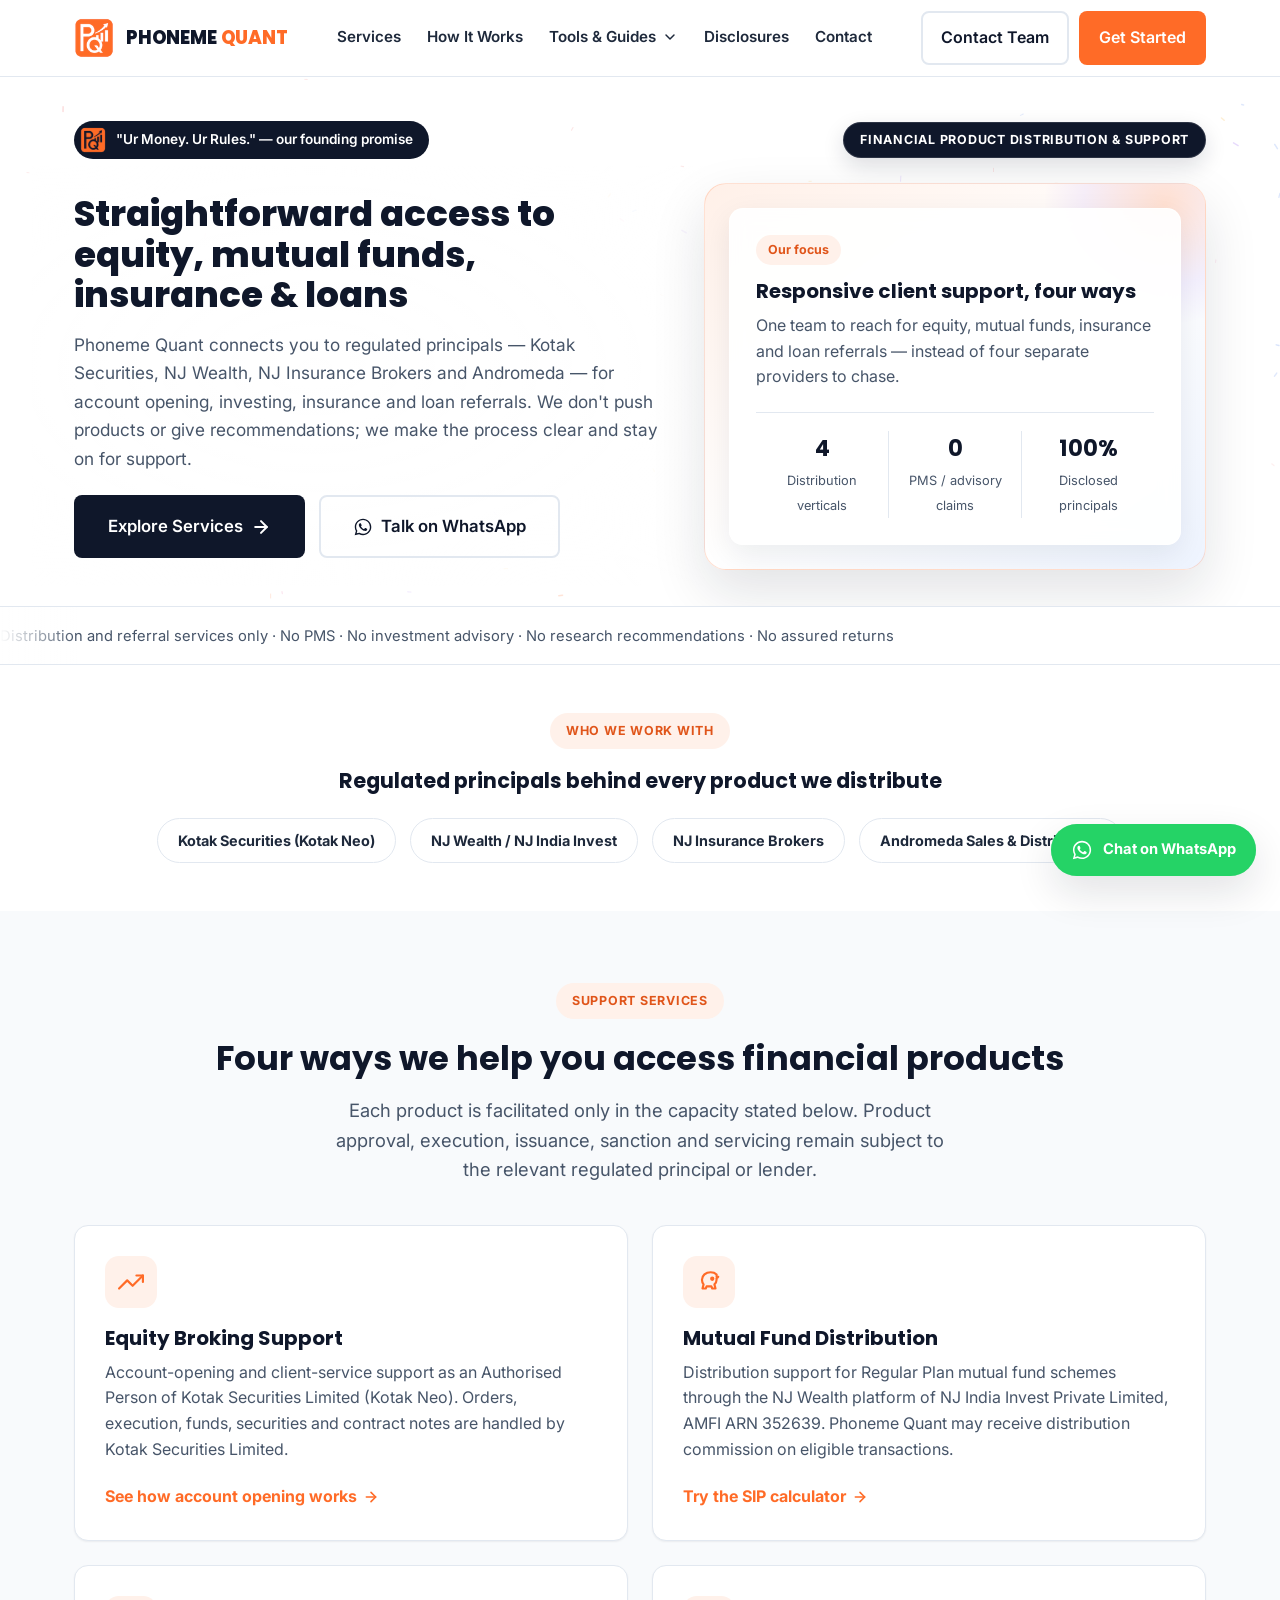
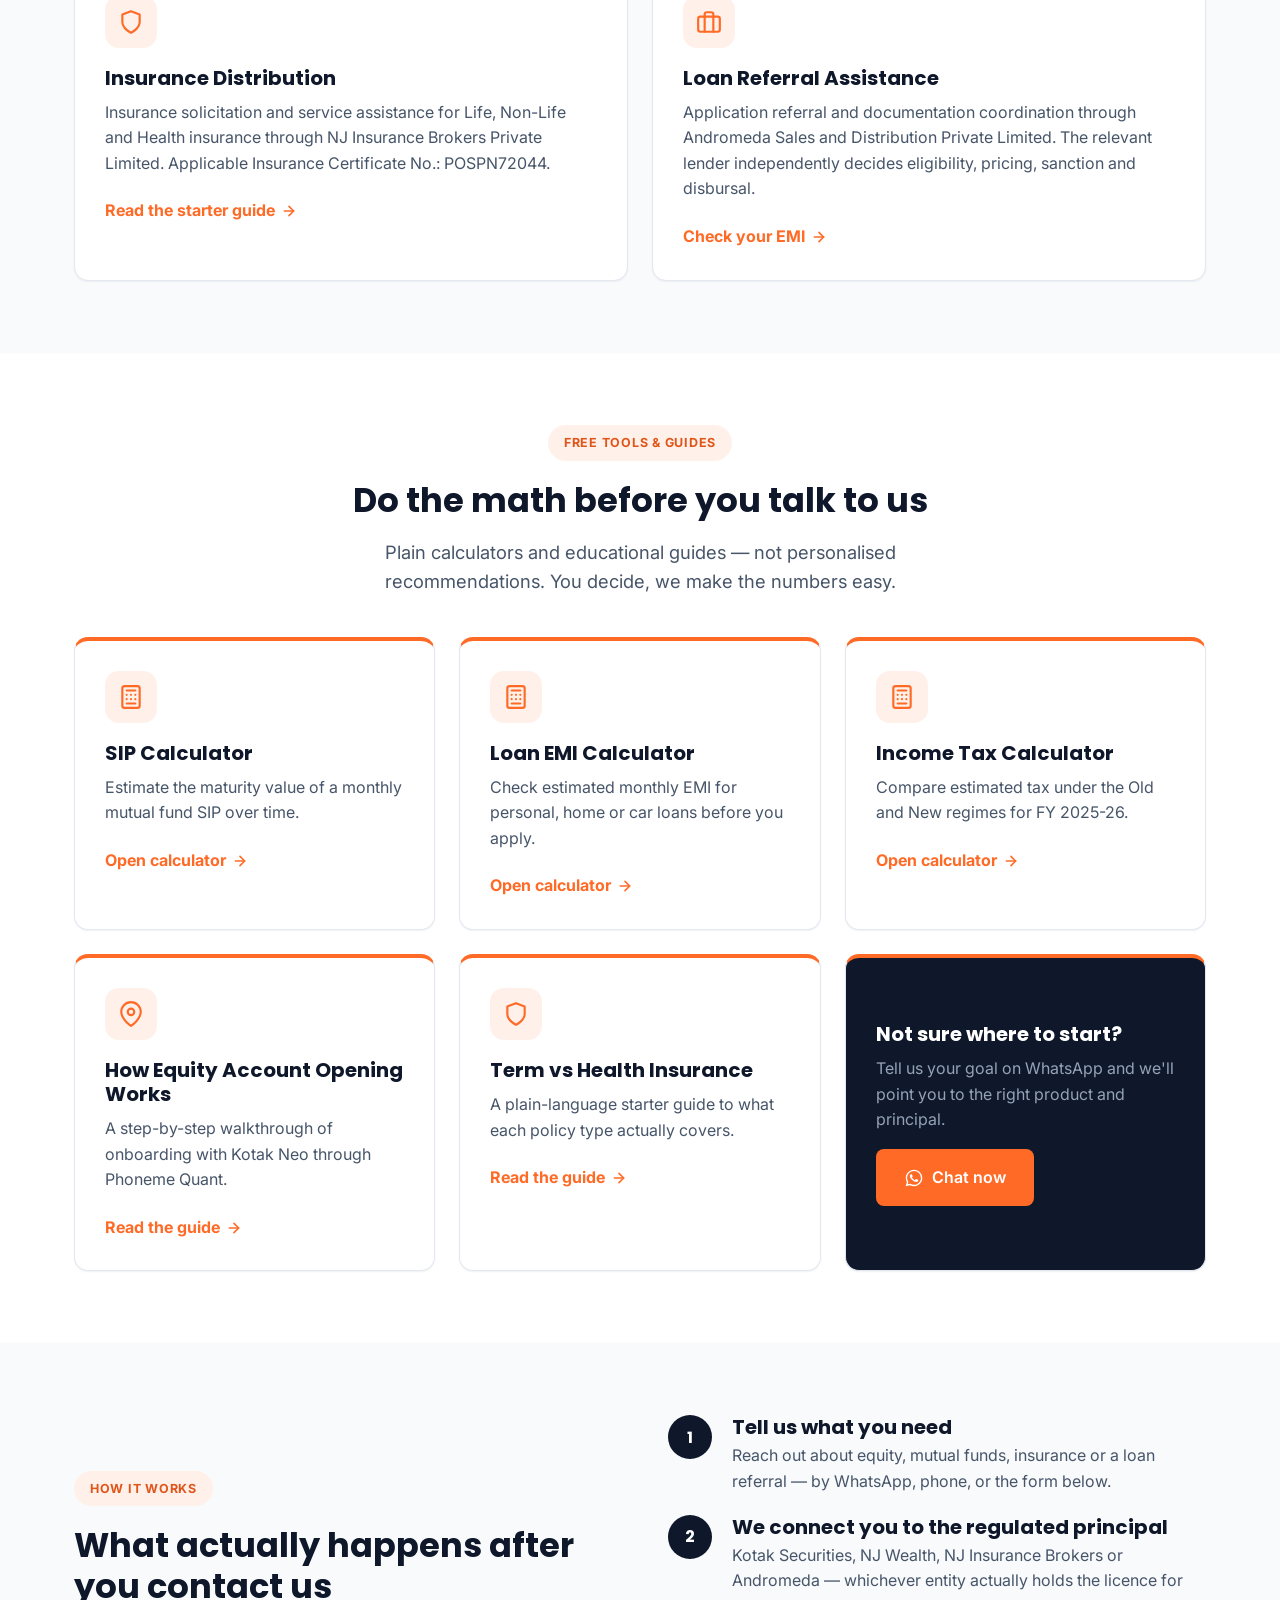
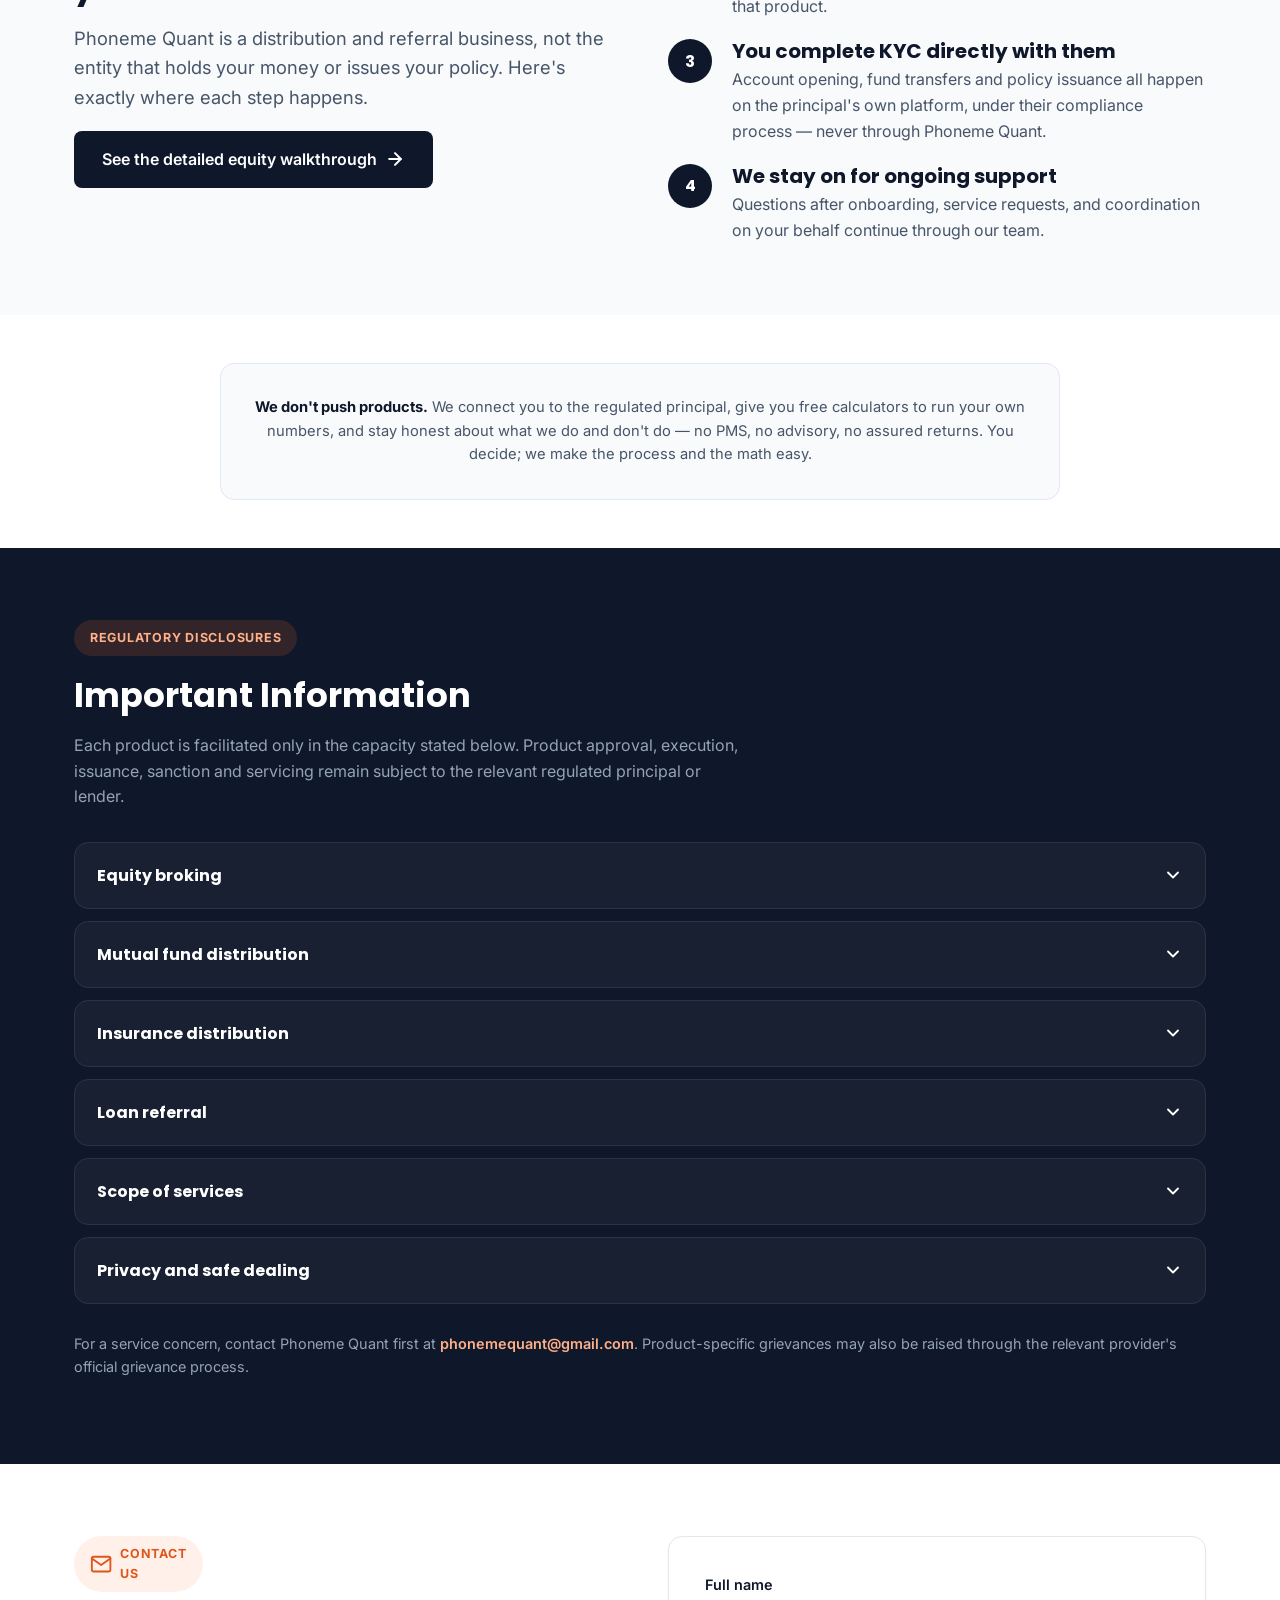
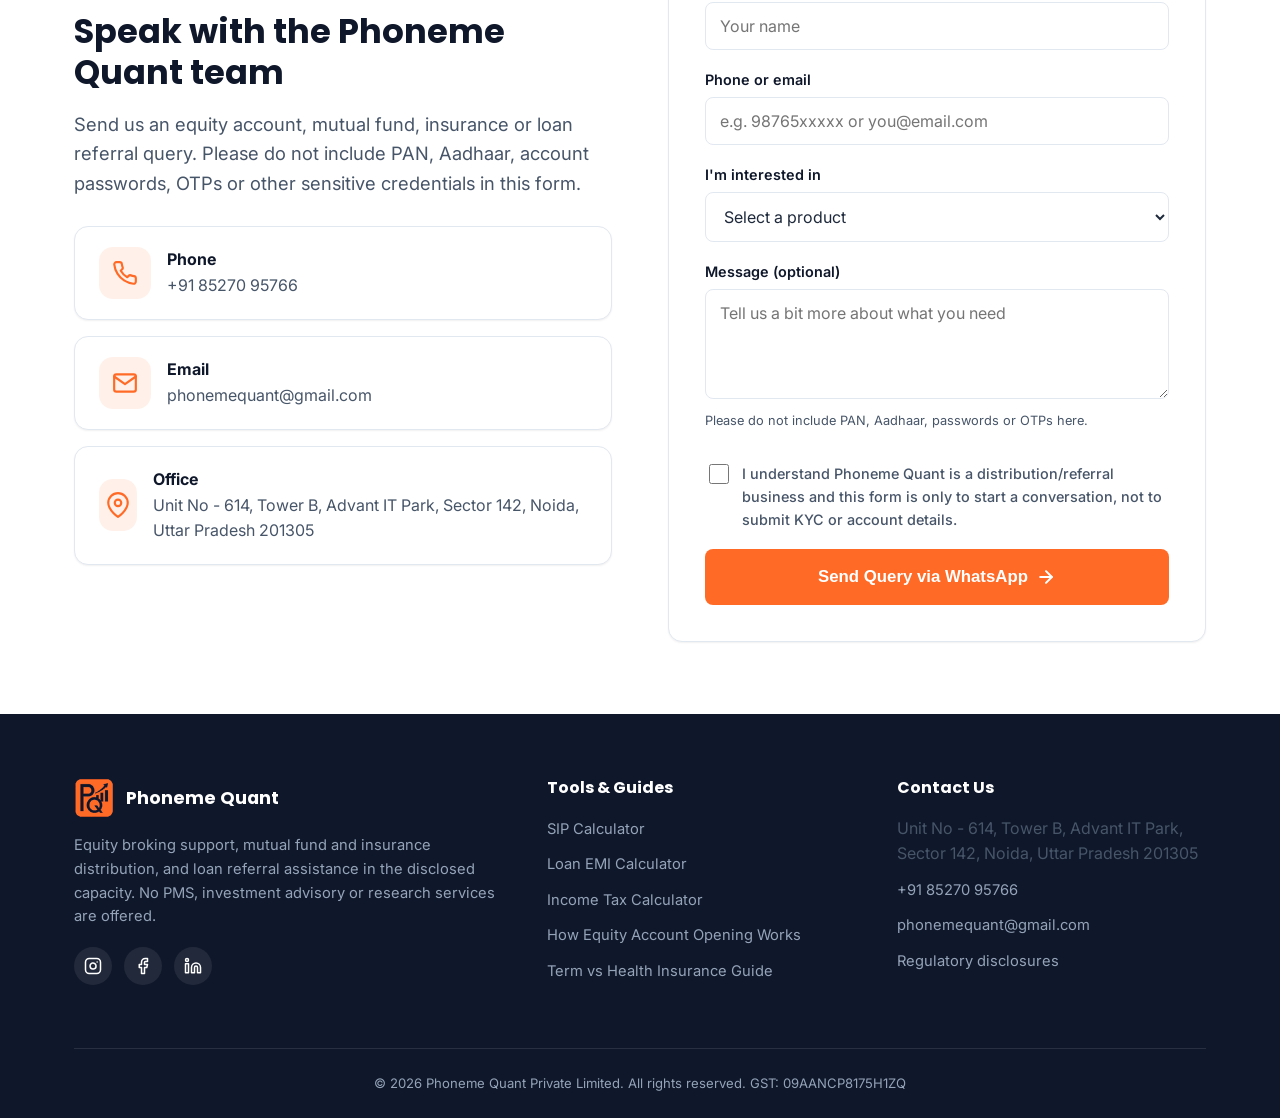
<file: index.html>
<!DOCTYPE html>
<html lang="en">
<head>
  <meta charset="UTF-8" />
  <meta name="viewport" content="width=device-width, initial-scale=1.0" />
  <title>Phoneme Quant | Equity, Mutual Fund, Insurance & Loan Distribution Support</title>
  <meta name="description" content="Phoneme Quant provides equity broking support (Kotak Neo), mutual fund distribution (NJ Wealth), insurance distribution (NJ Insurance Brokers) and loan referral (Andromeda) — with free calculators and clear disclosures." />
  <link rel="canonical" href="https://phonemequant.com/index.html" />
  <meta name="robots" content="index, follow" />
  <link rel="icon" type="image/png" sizes="32x32" href="assets/favicon-32.png" />
  <link rel="icon" type="image/png" sizes="16x16" href="assets/favicon-16.png" />
  <link rel="apple-touch-icon" href="assets/apple-touch-icon.png" />
  <meta property="og:type" content="website" />
  <meta property="og:site_name" content="Phoneme Quant" />
  <meta property="og:title" content="Phoneme Quant | Equity, Mutual Fund, Insurance & Loan Distribution Support" />
  <meta property="og:description" content="Phoneme Quant provides equity broking support (Kotak Neo), mutual fund distribution (NJ Wealth), insurance distribution (NJ Insurance Brokers) and loan referral (Andromeda) — with free calculators and clear disclosures." />
  <meta property="og:url" content="https://phonemequant.com/index.html" />
  <meta property="og:image" content="https://phonemequant.com/assets/phonemequant-mark-512.png" />
  <meta name="twitter:card" content="summary" />
  <meta name="twitter:title" content="Phoneme Quant | Equity, Mutual Fund, Insurance & Loan Distribution Support" />
  <meta name="twitter:description" content="Phoneme Quant provides equity broking support (Kotak Neo), mutual fund distribution (NJ Wealth), insurance distribution (NJ Insurance Brokers) and loan referral (Andromeda) — with free calculators and clear disclosures." />
  <link rel="preconnect" href="https://fonts.googleapis.com" />
  <link rel="preconnect" href="https://fonts.gstatic.com" crossorigin />
  <link href="https://fonts.googleapis.com/css2?family=Inter:wght@400;500;600;700&family=Poppins:wght@600;700;800&display=swap" rel="stylesheet" />
  <link rel="stylesheet" href="assets/styles.css" />
  
  <script type="application/ld+json">
{
  "@context": "https://schema.org",
  "@type": "FinancialService",
  "name": "Phoneme Quant Private Limited",
  "alternateName": "Phoneme Quant",
  "url": "https://phonemequant.com/",
  "logo": "https://phonemequant.com/assets/phonemequant-mark-512.png",
  "description": "Phoneme Quant provides equity broking support, mutual fund and insurance distribution, and loan referral assistance in India, connecting clients to regulated principals Kotak Securities, NJ Wealth, NJ Insurance Brokers and Andromeda.",
  "telephone": "+91-85270-95766",
  "email": "phonemequant@gmail.com",
  "address": {
    "@type": "PostalAddress",
    "streetAddress": "Unit No - 614, Tower B, Advant IT Park, Sector 142",
    "addressLocality": "Noida",
    "addressRegion": "Uttar Pradesh",
    "postalCode": "201305",
    "addressCountry": "IN"
  },
  "areaServed": "IN",
  "sameAs": ["https://instagram.com", "https://facebook.com", "https://linkedin.com"]
}
</script>
</head>
<body>
  <a class="skip-link" href="#main">Skip to content</a>
  <header class="site-header">
    <div class="container nav-row">
      <a class="brand" href="index.html" aria-label="Phoneme Quant home">
        <img src="assets/phonemequant-mark-64.png" alt="Phoneme Quant logo" width="40" height="40" />
        <span class="brand-text">PHONEME <span>QUANT</span></span>
      </a>
      <nav class="nav-links" aria-label="Primary">
        <a href="index.html#services">Services</a>
        <a href="index.html#how-it-works">How It Works</a>
        <div class="nav-dropdown">
          <a href="#" onclick="return false;" aria-haspopup="true">Tools &amp; Guides <svg viewBox="0 0 24 24" fill="none" stroke="currentColor" stroke-width="2.2" stroke-linecap="round" stroke-linejoin="round"><polyline points="6 9 12 15 18 9"></polyline></svg></a>
          <div class="nav-dropdown-panel">
              <a href="sip-calculator.html"><strong>SIP Calculator</strong><small>Estimate mutual fund SIP returns</small></a>
              <a href="emi-calculator.html"><strong>Loan EMI Calculator</strong><small>Personal, home & car loan EMI</small></a>
              <a href="income-tax-calculator.html"><strong>Income Tax Calculator</strong><small>Old vs New regime, FY 2025-26</small></a>
              <a href="equity-account-opening.html"><strong>How Equity Account Opening Works</strong><small>Step-by-step via Kotak Neo</small></a>
              <a href="insurance-guide.html"><strong>Term vs Health Insurance Guide</strong><small>Plain-language starter guide</small></a>
          </div>
        </div>
        <a href="index.html#disclosures">Disclosures</a>
        <a href="index.html#contact">Contact</a>
      </nav>
      <div class="nav-cta">
        <a class="btn btn-outline" href="index.html#contact">Contact Team</a>
        <a class="btn btn-primary" href="index.html#contact">Get Started</a>
        <button class="menu-toggle" aria-label="Toggle menu" aria-expanded="false"><svg viewBox="0 0 24 24" fill="none" stroke="currentColor" stroke-width="2.2" stroke-linecap="round" stroke-linejoin="round"><line x1="3" y1="6" x2="21" y2="6"></line><line x1="3" y1="12" x2="21" y2="12"></line><line x1="3" y1="18" x2="21" y2="18"></line></svg></button>
      </div>
    </div>
    <div class="container mobile-panel">
      <a href="index.html#services">Services</a>
      <a href="index.html#how-it-works">How It Works</a>
      <a href="sip-calculator.html">SIP Calculator</a>
      <a href="emi-calculator.html">Loan EMI Calculator</a>
      <a href="income-tax-calculator.html">Income Tax Calculator</a>
      <a href="equity-account-opening.html">How Equity Account Opening Works</a>
      <a href="insurance-guide.html">Term vs Health Insurance Guide</a>
      <a href="index.html#disclosures">Disclosures</a>
      <a href="index.html#contact">Contact</a>
    </div>
  </header>
  <main id="main">
    
  <!-- Hero -->
  <section class="hero">
    <div class="container hero-grid">
      <div class="hero-label-row">
        <div class="hero-tagline-chip">
          <img src="assets/phonemequant-mark-64.png" alt="" width="26" height="26" />
          "Ur Money. Ur Rules." — our founding promise
        </div>
        <span class="eyebrow">Financial Product Distribution &amp; Support</span>
      </div>
      <div class="hero-copy">
        <h1>Straightforward access to equity, mutual funds, insurance &amp; loans</h1>
        <p class="lede">Phoneme Quant connects you to regulated principals — Kotak Securities, NJ Wealth, NJ Insurance Brokers and Andromeda — for account opening, investing, insurance and loan referrals. We don't push products or give recommendations; we make the process clear and stay on for support.</p>
        <div class="btn-group">
          <a class="btn btn-dark btn-lg" href="#services">Explore Services <svg viewBox="0 0 24 24" fill="none" stroke="currentColor" stroke-width="2.4" stroke-linecap="round" stroke-linejoin="round"><line x1="5" y1="12" x2="19" y2="12"></line><polyline points="12 5 19 12 12 19"></polyline></svg></a>
          <a class="btn btn-outline btn-lg" href="https://wa.me/918527095766?text=Hello%20Phoneme%20Quant%2C%20I%20have%20a%20query." target="_blank" rel="noopener"><svg viewBox="0 0 24 24" fill="currentColor"><path d="M12.04 2C6.58 2 2.13 6.45 2.13 11.91c0 1.75.46 3.45 1.32 4.95L2 22l5.28-1.39a9.9 9.9 0 0 0 4.76 1.21h.01c5.46 0 9.91-4.45 9.91-9.91C21.96 6.45 17.5 2 12.04 2zm0 18.15h-.01a8.2 8.2 0 0 1-4.19-1.15l-.3-.18-3.13.82.84-3.05-.2-.31a8.17 8.17 0 0 1-1.26-4.37c0-4.53 3.69-8.22 8.25-8.22 2.2 0 4.27.86 5.82 2.42a8.17 8.17 0 0 1 2.41 5.81c0 4.53-3.69 8.23-8.23 8.23zm4.52-6.16c-.25-.12-1.47-.72-1.7-.81-.23-.08-.39-.12-.56.13-.17.25-.64.81-.78.97-.14.17-.29.19-.54.06-.25-.12-1.04-.38-1.98-1.22-.73-.65-1.23-1.46-1.37-1.71-.14-.25-.02-.38.11-.51.11-.11.25-.29.37-.43.12-.14.16-.25.25-.41.08-.17.04-.31-.02-.43-.06-.12-.56-1.35-.77-1.85-.2-.48-.41-.42-.56-.43h-.48c-.17 0-.43.06-.66.31s-.87.85-.87 2.08.89 2.41 1.02 2.58c.12.17 1.75 2.67 4.24 3.74.59.26 1.05.41 1.41.52.59.19 1.13.16 1.55.1.47-.07 1.47-.6 1.67-1.18.21-.58.21-1.08.14-1.18-.06-.11-.23-.17-.48-.29z"/></svg> Talk on WhatsApp</a>
        </div>
      </div>
      <div class="hero-visual">
        <div class="hero-visual-card">
          <span class="badge">Our focus</span>
          <h3 style="margin-top:14px;">Responsive client support, four ways</h3>
          <p style="margin-bottom:0;">One team to reach for equity, mutual funds, insurance and loan referrals — instead of four separate providers to chase.</p>
          <div class="hero-stats">
            <div class="hero-stat"><strong>4</strong><span>Distribution verticals</span></div>
            <div class="hero-stat"><strong>0</strong><span>PMS / advisory claims</span></div>
            <div class="hero-stat"><strong>100%</strong><span>Disclosed principals</span></div>
          </div>
        </div>
      </div>
    </div>
  </section>

  <div class="trust-strip">
    <div class="container">
      <p>Distribution and referral services only · No PMS · No investment advisory · No research recommendations · No assured returns</p>
    </div>
  </div>

  <!-- Partner strip -->
  <section class="section-tight">
    <div class="container text-center">
      <span class="eyebrow">Who we work with</span>
      <h2 style="font-size:1.3rem; margin-bottom:24px;">Regulated principals behind every product we distribute</h2>
      <div class="partner-strip">
        <span class="partner-badge">Kotak Securities (Kotak Neo)</span>
        <span class="partner-badge">NJ Wealth / NJ India Invest</span>
        <span class="partner-badge">NJ Insurance Brokers</span>
        <span class="partner-badge">Andromeda Sales &amp; Distribution</span>
      </div>
    </div>
  </section>

  <!-- Services -->
  <section class="section section-alt" id="services">
    <div class="container">
      <div class="text-center" style="margin-bottom:40px;">
        <span class="eyebrow">Support Services</span>
        <h2>Four ways we help you access financial products</h2>
        <p class="lede center">Each product is facilitated only in the capacity stated below. Product approval, execution, issuance, sanction and servicing remain subject to the relevant regulated principal or lender.</p>
      </div>
      <div class="grid grid-2">
        
        <div class="card">
          <div class="card-icon"><svg viewBox="0 0 24 24" fill="none" stroke="currentColor" stroke-width="2" stroke-linecap="round" stroke-linejoin="round"><polyline points="23 6 13.5 15.5 8.5 10.5 1 18"></polyline><polyline points="17 6 23 6 23 12"></polyline></svg></div>
          <h3>Equity Broking Support</h3>
          <p>Account-opening and client-service support as an Authorised Person of Kotak Securities Limited (Kotak Neo). Orders, execution, funds, securities and contract notes are handled by Kotak Securities Limited.</p>
          <a class="card-link" href="equity-account-opening.html">See how account opening works <svg viewBox="0 0 24 24" fill="none" stroke="currentColor" stroke-width="2.4" stroke-linecap="round" stroke-linejoin="round"><line x1="5" y1="12" x2="19" y2="12"></line><polyline points="12 5 19 12 12 19"></polyline></svg></a>
        </div>
        
        <div class="card">
          <div class="card-icon"><svg viewBox="0 0 24 24" fill="none" stroke="currentColor" stroke-width="2" stroke-linecap="round" stroke-linejoin="round"><path d="M19 5c-1.5-1.5-3.5-2-5.5-2-4.5 0-8 3-8 7 0 1.5.5 3 1.5 4.2L6 18h3l.8-2h4.4l.8 2h3l-1-3.8c1.2-1 2-2.6 2-4.2 0-.5 0-1-.1-1.4.7-.2 1.3-.7 1.6-1.4-.7 0-1.3-.1-1.5-.2z"></path><circle cx="15" cy="9" r="1"></circle></svg></div>
          <h3>Mutual Fund Distribution</h3>
          <p>Distribution support for Regular Plan mutual fund schemes through the NJ Wealth platform of NJ India Invest Private Limited, AMFI ARN 352639. Phoneme Quant may receive distribution commission on eligible transactions.</p>
          <a class="card-link" href="sip-calculator.html">Try the SIP calculator <svg viewBox="0 0 24 24" fill="none" stroke="currentColor" stroke-width="2.4" stroke-linecap="round" stroke-linejoin="round"><line x1="5" y1="12" x2="19" y2="12"></line><polyline points="12 5 19 12 12 19"></polyline></svg></a>
        </div>
        
        <div class="card">
          <div class="card-icon"><svg viewBox="0 0 24 24" fill="none" stroke="currentColor" stroke-width="2" stroke-linecap="round" stroke-linejoin="round"><path d="M12 22s8-4 8-10V5l-8-3-8 3v7c0 6 8 10 8 10z"></path></svg></div>
          <h3>Insurance Distribution</h3>
          <p>Insurance solicitation and service assistance for Life, Non-Life and Health insurance through NJ Insurance Brokers Private Limited. Applicable Insurance Certificate No.: POSPN72044.</p>
          <a class="card-link" href="insurance-guide.html">Read the starter guide <svg viewBox="0 0 24 24" fill="none" stroke="currentColor" stroke-width="2.4" stroke-linecap="round" stroke-linejoin="round"><line x1="5" y1="12" x2="19" y2="12"></line><polyline points="12 5 19 12 12 19"></polyline></svg></a>
        </div>
        
        <div class="card">
          <div class="card-icon"><svg viewBox="0 0 24 24" fill="none" stroke="currentColor" stroke-width="2" stroke-linecap="round" stroke-linejoin="round"><rect x="2" y="7" width="20" height="14" rx="2"></rect><path d="M16 21V5a2 2 0 0 0-2-2h-4a2 2 0 0 0-2 2v16"></path></svg></div>
          <h3>Loan Referral Assistance</h3>
          <p>Application referral and documentation coordination through Andromeda Sales and Distribution Private Limited. The relevant lender independently decides eligibility, pricing, sanction and disbursal.</p>
          <a class="card-link" href="emi-calculator.html">Check your EMI <svg viewBox="0 0 24 24" fill="none" stroke="currentColor" stroke-width="2.4" stroke-linecap="round" stroke-linejoin="round"><line x1="5" y1="12" x2="19" y2="12"></line><polyline points="12 5 19 12 12 19"></polyline></svg></a>
        </div>
      </div>
    </div>
  </section>

  <!-- Tools -->
  <section class="section" id="tools">
    <div class="container">
      <div class="text-center" style="margin-bottom:40px;">
        <span class="eyebrow">Free Tools &amp; Guides</span>
        <h2>Do the math before you talk to us</h2>
        <p class="lede center">Plain calculators and educational guides — not personalised recommendations. You decide, we make the numbers easy.</p>
      </div>
      <div class="grid grid-3">
        <div class="card tool-card">
          <div class="card-icon"><svg viewBox="0 0 24 24" fill="none" stroke="currentColor" stroke-width="2" stroke-linecap="round" stroke-linejoin="round"><rect x="4" y="2" width="16" height="20" rx="2"></rect><line x1="8" y1="6" x2="16" y2="6"></line><line x1="8" y1="10" x2="8" y2="10.01"></line><line x1="12" y1="10" x2="12" y2="10.01"></line><line x1="16" y1="10" x2="16" y2="10.01"></line><line x1="8" y1="14" x2="8" y2="14.01"></line><line x1="12" y1="14" x2="12" y2="14.01"></line><line x1="16" y1="14" x2="16" y2="14.01"></line><line x1="8" y1="18" x2="16" y2="18"></line></svg></div>
          <h3>SIP Calculator</h3>
          <p>Estimate the maturity value of a monthly mutual fund SIP over time.</p>
          <a class="card-link" href="sip-calculator.html">Open calculator <svg viewBox="0 0 24 24" fill="none" stroke="currentColor" stroke-width="2.4" stroke-linecap="round" stroke-linejoin="round"><line x1="5" y1="12" x2="19" y2="12"></line><polyline points="12 5 19 12 12 19"></polyline></svg></a>
        </div>
        <div class="card tool-card">
          <div class="card-icon"><svg viewBox="0 0 24 24" fill="none" stroke="currentColor" stroke-width="2" stroke-linecap="round" stroke-linejoin="round"><rect x="4" y="2" width="16" height="20" rx="2"></rect><line x1="8" y1="6" x2="16" y2="6"></line><line x1="8" y1="10" x2="8" y2="10.01"></line><line x1="12" y1="10" x2="12" y2="10.01"></line><line x1="16" y1="10" x2="16" y2="10.01"></line><line x1="8" y1="14" x2="8" y2="14.01"></line><line x1="12" y1="14" x2="12" y2="14.01"></line><line x1="16" y1="14" x2="16" y2="14.01"></line><line x1="8" y1="18" x2="16" y2="18"></line></svg></div>
          <h3>Loan EMI Calculator</h3>
          <p>Check estimated monthly EMI for personal, home or car loans before you apply.</p>
          <a class="card-link" href="emi-calculator.html">Open calculator <svg viewBox="0 0 24 24" fill="none" stroke="currentColor" stroke-width="2.4" stroke-linecap="round" stroke-linejoin="round"><line x1="5" y1="12" x2="19" y2="12"></line><polyline points="12 5 19 12 12 19"></polyline></svg></a>
        </div>
        <div class="card tool-card">
          <div class="card-icon"><svg viewBox="0 0 24 24" fill="none" stroke="currentColor" stroke-width="2" stroke-linecap="round" stroke-linejoin="round"><rect x="4" y="2" width="16" height="20" rx="2"></rect><line x1="8" y1="6" x2="16" y2="6"></line><line x1="8" y1="10" x2="8" y2="10.01"></line><line x1="12" y1="10" x2="12" y2="10.01"></line><line x1="16" y1="10" x2="16" y2="10.01"></line><line x1="8" y1="14" x2="8" y2="14.01"></line><line x1="12" y1="14" x2="12" y2="14.01"></line><line x1="16" y1="14" x2="16" y2="14.01"></line><line x1="8" y1="18" x2="16" y2="18"></line></svg></div>
          <h3>Income Tax Calculator</h3>
          <p>Compare estimated tax under the Old and New regimes for FY 2025-26.</p>
          <a class="card-link" href="income-tax-calculator.html">Open calculator <svg viewBox="0 0 24 24" fill="none" stroke="currentColor" stroke-width="2.4" stroke-linecap="round" stroke-linejoin="round"><line x1="5" y1="12" x2="19" y2="12"></line><polyline points="12 5 19 12 12 19"></polyline></svg></a>
        </div>
        <div class="card tool-card">
          <div class="card-icon"><svg viewBox="0 0 24 24" fill="none" stroke="currentColor" stroke-width="2" stroke-linecap="round" stroke-linejoin="round"><path d="M21 10c0 7-9 13-9 13s-9-6-9-13a9 9 0 0 1 18 0z"></path><circle cx="12" cy="10" r="3"></circle></svg></div>
          <h3>How Equity Account Opening Works</h3>
          <p>A step-by-step walkthrough of onboarding with Kotak Neo through Phoneme Quant.</p>
          <a class="card-link" href="equity-account-opening.html">Read the guide <svg viewBox="0 0 24 24" fill="none" stroke="currentColor" stroke-width="2.4" stroke-linecap="round" stroke-linejoin="round"><line x1="5" y1="12" x2="19" y2="12"></line><polyline points="12 5 19 12 12 19"></polyline></svg></a>
        </div>
        <div class="card tool-card">
          <div class="card-icon"><svg viewBox="0 0 24 24" fill="none" stroke="currentColor" stroke-width="2" stroke-linecap="round" stroke-linejoin="round"><path d="M12 22s8-4 8-10V5l-8-3-8 3v7c0 6 8 10 8 10z"></path></svg></div>
          <h3>Term vs Health Insurance</h3>
          <p>A plain-language starter guide to what each policy type actually covers.</p>
          <a class="card-link" href="insurance-guide.html">Read the guide <svg viewBox="0 0 24 24" fill="none" stroke="currentColor" stroke-width="2.4" stroke-linecap="round" stroke-linejoin="round"><line x1="5" y1="12" x2="19" y2="12"></line><polyline points="12 5 19 12 12 19"></polyline></svg></a>
        </div>
        <div class="card tool-card" style="display:flex; flex-direction:column; justify-content:center; align-items:flex-start; background:var(--pq-navy);">
          <h3 style="color:#fff;">Not sure where to start?</h3>
          <p style="color:var(--pq-text-on-dark-muted);">Tell us your goal on WhatsApp and we'll point you to the right product and principal.</p>
          <a class="btn btn-primary" href="https://wa.me/918527095766?text=Hello%20Phoneme%20Quant%2C%20I%20have%20a%20query." target="_blank" rel="noopener"><svg viewBox="0 0 24 24" fill="currentColor"><path d="M12.04 2C6.58 2 2.13 6.45 2.13 11.91c0 1.75.46 3.45 1.32 4.95L2 22l5.28-1.39a9.9 9.9 0 0 0 4.76 1.21h.01c5.46 0 9.91-4.45 9.91-9.91C21.96 6.45 17.5 2 12.04 2zm0 18.15h-.01a8.2 8.2 0 0 1-4.19-1.15l-.3-.18-3.13.82.84-3.05-.2-.31a8.17 8.17 0 0 1-1.26-4.37c0-4.53 3.69-8.22 8.25-8.22 2.2 0 4.27.86 5.82 2.42a8.17 8.17 0 0 1 2.41 5.81c0 4.53-3.69 8.23-8.23 8.23zm4.52-6.16c-.25-.12-1.47-.72-1.7-.81-.23-.08-.39-.12-.56.13-.17.25-.64.81-.78.97-.14.17-.29.19-.54.06-.25-.12-1.04-.38-1.98-1.22-.73-.65-1.23-1.46-1.37-1.71-.14-.25-.02-.38.11-.51.11-.11.25-.29.37-.43.12-.14.16-.25.25-.41.08-.17.04-.31-.02-.43-.06-.12-.56-1.35-.77-1.85-.2-.48-.41-.42-.56-.43h-.48c-.17 0-.43.06-.66.31s-.87.85-.87 2.08.89 2.41 1.02 2.58c.12.17 1.75 2.67 4.24 3.74.59.26 1.05.41 1.41.52.59.19 1.13.16 1.55.1.47-.07 1.47-.6 1.67-1.18.21-.58.21-1.08.14-1.18-.06-.11-.23-.17-.48-.29z"/></svg> Chat now</a>
        </div>
      </div>
    </div>
  </section>

  <!-- How it works -->
  <section class="section section-alt" id="how-it-works">
    <div class="container">
      <div class="grid grid-2" style="align-items:center; gap:56px;">
        <div>
          <span class="eyebrow">How It Works</span>
          <h2>What actually happens after you contact us</h2>
          <p class="lede">Phoneme Quant is a distribution and referral business, not the entity that holds your money or issues your policy. Here's exactly where each step happens.</p>
          <a class="btn btn-dark" href="equity-account-opening.html">See the detailed equity walkthrough <svg viewBox="0 0 24 24" fill="none" stroke="currentColor" stroke-width="2.4" stroke-linecap="round" stroke-linejoin="round"><line x1="5" y1="12" x2="19" y2="12"></line><polyline points="12 5 19 12 12 19"></polyline></svg></a>
        </div>
        <div class="steps">
          
          <div class="step">
            <div class="step-num"></div>
            <div><h3 style="margin-bottom:4px;">Tell us what you need</h3><p class="mb-0">Reach out about equity, mutual funds, insurance or a loan referral — by WhatsApp, phone, or the form below.</p></div>
          </div>
          
          <div class="step">
            <div class="step-num"></div>
            <div><h3 style="margin-bottom:4px;">We connect you to the regulated principal</h3><p class="mb-0">Kotak Securities, NJ Wealth, NJ Insurance Brokers or Andromeda — whichever entity actually holds the licence for that product.</p></div>
          </div>
          
          <div class="step">
            <div class="step-num"></div>
            <div><h3 style="margin-bottom:4px;">You complete KYC directly with them</h3><p class="mb-0">Account opening, fund transfers and policy issuance all happen on the principal's own platform, under their compliance process — never through Phoneme Quant.</p></div>
          </div>
          
          <div class="step">
            <div class="step-num"></div>
            <div><h3 style="margin-bottom:4px;">We stay on for ongoing support</h3><p class="mb-0">Questions after onboarding, service requests, and coordination on your behalf continue through our team.</p></div>
          </div>
        </div>
      </div>
    </div>
  </section>

  <!-- Compliance as trust -->
  <section class="section-tight">
    <div class="container">
      <div class="note-box" style="max-width:840px; margin:0 auto; text-align:center; padding:32px;">
        <strong>We don't push products.</strong> We connect you to the regulated principal, give you free calculators to run your own numbers, and stay honest about what we do and don't do — no PMS, no advisory, no assured returns. You decide; we make the process and the math easy.
      </div>
    </div>
  </section>

  <!-- Disclosures -->
  <section class="section section-navy" id="disclosures">
    <div class="container">
      <span class="eyebrow">Regulatory Disclosures</span>
      <h2>Important Information</h2>
      <p style="max-width:680px; margin-bottom:32px;">Each product is facilitated only in the capacity stated below. Product approval, execution, issuance, sanction and servicing remain subject to the relevant regulated principal or lender.</p>
      <div>
        
        <div class="accordion-item">
          <button class="accordion-trigger" aria-controls="disc-0">Equity broking <svg viewBox="0 0 24 24" fill="none" stroke="currentColor" stroke-width="2.2" stroke-linecap="round" stroke-linejoin="round"><polyline points="6 9 12 15 18 9"></polyline></svg></button>
          <div class="accordion-panel" id="disc-0"><div class="accordion-panel-inner"><p>Broking services are provided by <strong>Kotak Securities Limited</strong> (Kotak Neo). Phoneme Quant acts only in its Authorised Person capacity and does not handle client funds or securities. <span class="risk-line">Investments in securities market are subject to market risks; read all related documents carefully before investing.</span></p></div></div>
        </div>
        
        <div class="accordion-item">
          <button class="accordion-trigger" aria-controls="disc-1">Mutual fund distribution <svg viewBox="0 0 24 24" fill="none" stroke="currentColor" stroke-width="2.2" stroke-linecap="round" stroke-linejoin="round"><polyline points="6 9 12 15 18 9"></polyline></svg></button>
          <div class="accordion-panel" id="disc-1"><div class="accordion-panel-inner"><p>Distribution is facilitated through <strong>NJ Wealth / NJ India Invest Private Limited</strong>, AMFI ARN 352639. Transactions are in Regular Plans where the distributor may receive commission from the relevant AMC. Phoneme Quant does not provide SEBI-registered investment advisory services. <span class="risk-line">Mutual fund investments are subject to market risks; read all scheme related documents carefully.</span></p></div></div>
        </div>
        
        <div class="accordion-item">
          <button class="accordion-trigger" aria-controls="disc-2">Insurance distribution <svg viewBox="0 0 24 24" fill="none" stroke="currentColor" stroke-width="2.2" stroke-linecap="round" stroke-linejoin="round"><polyline points="6 9 12 15 18 9"></polyline></svg></button>
          <div class="accordion-panel" id="disc-2"><div class="accordion-panel-inner"><p>Insurance is the subject matter of solicitation. Life, Non-Life and Health insurance is distributed through <strong>NJ Insurance Brokers Private Limited</strong>, Insurance Certificate No. POSPN72044. Policy issuance, underwriting and claims are decided solely by the respective insurer.</p></div></div>
        </div>
        
        <div class="accordion-item">
          <button class="accordion-trigger" aria-controls="disc-3">Loan referral <svg viewBox="0 0 24 24" fill="none" stroke="currentColor" stroke-width="2.2" stroke-linecap="round" stroke-linejoin="round"><polyline points="6 9 12 15 18 9"></polyline></svg></button>
          <div class="accordion-panel" id="disc-3"><div class="accordion-panel-inner"><p>Loan enquiries are referred through <strong>Andromeda Sales and Distribution Private Limited</strong>. The relevant bank or NBFC independently decides eligibility, interest rate, sanction and disbursal — Phoneme Quant does not sanction or disburse loans.</p></div></div>
        </div>
        
        <div class="accordion-item">
          <button class="accordion-trigger" aria-controls="disc-4">Scope of services <svg viewBox="0 0 24 24" fill="none" stroke="currentColor" stroke-width="2.2" stroke-linecap="round" stroke-linejoin="round"><polyline points="6 9 12 15 18 9"></polyline></svg></button>
          <div class="accordion-panel" id="disc-4"><div class="accordion-panel-inner"><p>Phoneme Quant does not offer portfolio management services (PMS), discretionary portfolio management, stock tips, research reports, investment advisory, algorithmic strategies, technical analysis, commodity strategies or assured/indicative returns. Nothing on this website, including the calculators, is a research recommendation.</p></div></div>
        </div>
        
        <div class="accordion-item">
          <button class="accordion-trigger" aria-controls="disc-5">Privacy and safe dealing <svg viewBox="0 0 24 24" fill="none" stroke="currentColor" stroke-width="2.2" stroke-linecap="round" stroke-linejoin="round"><polyline points="6 9 12 15 18 9"></polyline></svg></button>
          <div class="accordion-panel" id="disc-5"><div class="accordion-panel-inner"><p>Information submitted through this website is used only to respond to your enquiry and coordinate with the applicable service provider after consent. Do not submit PAN, Aadhaar, bank credentials, demat credentials, passwords, PINs or OTPs through the contact form or WhatsApp. Product applications and KYC must be completed only through the official process of the relevant provider.</p></div></div>
        </div>
      </div>
      <p style="margin-top:28px; font-size:0.9rem;">For a service concern, contact Phoneme Quant first at <a href="mailto:phonemequant@gmail.com" style="color:#FFB088; font-weight:600;">phonemequant@gmail.com</a>. Product-specific grievances may also be raised through the relevant provider's official grievance process.</p>
    </div>
  </section>

  <!-- Contact -->
  <section class="section" id="contact">
    <div class="container">
      <div class="grid grid-2" style="gap:56px;">
        <div>
          <span class="eyebrow"><svg viewBox="0 0 24 24" fill="none" stroke="currentColor" stroke-width="2" stroke-linecap="round" stroke-linejoin="round"><path d="M4 4h16c1.1 0 2 .9 2 2v12c0 1.1-.9 2-2 2H4c-1.1 0-2-.9-2-2V6c0-1.1.9-2 2-2z"></path><polyline points="22,6 12,13 2,6"></polyline></svg> Contact Us</span>
          <h2>Speak with the Phoneme Quant team</h2>
          <p class="lede">Send us an equity account, mutual fund, insurance or loan referral query. Please do not include PAN, Aadhaar, account passwords, OTPs or other sensitive credentials in this form.</p>
          <div class="grid" style="gap:16px; margin-top:28px;">
            <div class="card" style="padding:20px 24px; display:flex; gap:16px; align-items:center;">
              <div class="card-icon" style="margin:0;"><svg viewBox="0 0 24 24" fill="none" stroke="currentColor" stroke-width="2" stroke-linecap="round" stroke-linejoin="round"><path d="M22 16.92v3a2 2 0 0 1-2.18 2 19.79 19.79 0 0 1-8.63-3.07 19.5 19.5 0 0 1-6-6 19.79 19.79 0 0 1-3.07-8.67A2 2 0 0 1 4.11 2h3a2 2 0 0 1 2 1.72c.127.96.36 1.903.7 2.81a2 2 0 0 1-.45 2.11L8.09 9.91a16 16 0 0 0 6 6l1.27-1.27a2 2 0 0 1 2.11-.45c.907.34 1.85.57 2.81.7A2 2 0 0 1 22 16.92z"></path></svg></div>
              <div><strong style="color:var(--pq-navy);">Phone</strong><p class="mb-0"><a href="tel:+918527095766">+91 85270 95766</a></p></div>
            </div>
            <div class="card" style="padding:20px 24px; display:flex; gap:16px; align-items:center;">
              <div class="card-icon" style="margin:0;"><svg viewBox="0 0 24 24" fill="none" stroke="currentColor" stroke-width="2" stroke-linecap="round" stroke-linejoin="round"><path d="M4 4h16c1.1 0 2 .9 2 2v12c0 1.1-.9 2-2 2H4c-1.1 0-2-.9-2-2V6c0-1.1.9-2 2-2z"></path><polyline points="22,6 12,13 2,6"></polyline></svg></div>
              <div><strong style="color:var(--pq-navy);">Email</strong><p class="mb-0"><a href="mailto:phonemequant@gmail.com">phonemequant@gmail.com</a></p></div>
            </div>
            <div class="card" style="padding:20px 24px; display:flex; gap:16px; align-items:center;">
              <div class="card-icon" style="margin:0;"><svg viewBox="0 0 24 24" fill="none" stroke="currentColor" stroke-width="2" stroke-linecap="round" stroke-linejoin="round"><path d="M21 10c0 7-9 13-9 13s-9-6-9-13a9 9 0 0 1 18 0z"></path><circle cx="12" cy="10" r="3"></circle></svg></div>
              <div><strong style="color:var(--pq-navy);">Office</strong><p class="mb-0">Unit No - 614, Tower B, Advant IT Park, Sector 142, Noida, Uttar Pradesh 201305</p></div>
            </div>
          </div>
        </div>
        <div class="card" style="padding:36px;">
          <form id="contact-form" class="form-grid" novalidate>
            <div>
              <label for="name">Full name</label>
              <input type="text" id="name" name="name" placeholder="Your name" required />
            </div>
            <div>
              <label for="contact">Phone or email</label>
              <input type="text" id="contact" name="contact" placeholder="e.g. 98765xxxxx or you@email.com" required />
            </div>
            <div>
              <label for="interest">I'm interested in</label>
              <select id="interest" name="interest">
                <option value="">Select a product</option>
                <option>Equity Broking Support</option>
                <option>Mutual Fund Distribution</option>
                <option>Insurance Distribution</option>
                <option>Loan Referral Assistance</option>
                <option>Not sure yet</option>
              </select>
            </div>
            <div>
              <label for="message">Message (optional)</label>
              <textarea id="message" name="message" placeholder="Tell us a bit more about what you need"></textarea>
              <p class="field-hint">Please do not include PAN, Aadhaar, passwords or OTPs here.</p>
            </div>
            <div class="checkbox-row">
              <input type="checkbox" id="consent" name="consent" required />
              <label for="consent">I understand Phoneme Quant is a distribution/referral business and this form is only to start a conversation, not to submit KYC or account details.</label>
            </div>
            <button type="submit" class="btn btn-primary btn-block btn-lg">Send Query via WhatsApp <svg viewBox="0 0 24 24" fill="none" stroke="currentColor" stroke-width="2.4" stroke-linecap="round" stroke-linejoin="round"><line x1="5" y1="12" x2="19" y2="12"></line><polyline points="12 5 19 12 12 19"></polyline></svg></button>
            <div id="form-status" class="form-status" role="status"></div>
          </form>
        </div>
      </div>
    </div>
  </section>
  
  </main>
  <footer class="site-footer">
    <div class="container">
      <div class="footer-grid">
        <div>
          <div class="footer-logo">
            <img src="assets/phonemequant-mark-64.png" alt="Phoneme Quant logo" width="40" height="40" />
            <strong>Phoneme Quant</strong>
          </div>
          <p>Equity broking support, mutual fund and insurance distribution, and loan referral assistance in the disclosed capacity. No PMS, investment advisory or research services are offered.</p>
          <div class="footer-social">
            <a href="https://instagram.com" aria-label="Phoneme Quant on Instagram" target="_blank" rel="noopener"><svg viewBox="0 0 24 24" fill="none" stroke="currentColor" stroke-width="2" stroke-linecap="round" stroke-linejoin="round"><rect x="2" y="2" width="20" height="20" rx="5"></rect><path d="M16 11.37a4 4 0 1 1-7.914 1.174A4 4 0 0 1 16 11.37z"></path><line x1="17.5" y1="6.5" x2="17.51" y2="6.5"></line></svg></a>
            <a href="https://facebook.com" aria-label="Phoneme Quant on Facebook" target="_blank" rel="noopener"><svg viewBox="0 0 24 24" fill="none" stroke="currentColor" stroke-width="2" stroke-linecap="round" stroke-linejoin="round"><path d="M18 2h-3a5 5 0 0 0-5 5v3H7v4h3v8h4v-8h3l1-4h-4V7a1 1 0 0 1 1-1h3z"></path></svg></a>
            <a href="https://linkedin.com" aria-label="Phoneme Quant on LinkedIn" target="_blank" rel="noopener"><svg viewBox="0 0 24 24" fill="none" stroke="currentColor" stroke-width="2" stroke-linecap="round" stroke-linejoin="round"><path d="M16 8a6 6 0 0 1 6 6v7h-4v-7a2 2 0 0 0-2-2 2 2 0 0 0-2 2v7h-4v-7a6 6 0 0 1 6-6z"></path><rect x="2" y="9" width="4" height="12"></rect><circle cx="4" cy="4" r="2"></circle></svg></a>
          </div>
        </div>
        <div>
          <h4>Tools &amp; Guides</h4>
          <ul>
            <li><a href="sip-calculator.html">SIP Calculator</a></li>
            <li><a href="emi-calculator.html">Loan EMI Calculator</a></li>
            <li><a href="income-tax-calculator.html">Income Tax Calculator</a></li>
            <li><a href="equity-account-opening.html">How Equity Account Opening Works</a></li>
            <li><a href="insurance-guide.html">Term vs Health Insurance Guide</a></li>
          </ul>
        </div>
        <div>
          <h4>Contact Us</h4>
          <ul>
            <li>Unit No - 614, Tower B, Advant IT Park, Sector 142, Noida, Uttar Pradesh 201305</li>
            <li><a href="tel:+918527095766">+91 85270 95766</a></li>
            <li><a href="mailto:phonemequant@gmail.com">phonemequant@gmail.com</a></li>
            <li><a href="index.html#disclosures">Regulatory disclosures</a></li>
          </ul>
        </div>
      </div>
      <div class="footer-bottom">
        © 2026 Phoneme Quant Private Limited. All rights reserved. GST: 09AANCP8175H1ZQ
      </div>
    </div>
  </footer>
  <a class="float-cta" href="https://wa.me/918527095766?text=Hello%20Phoneme%20Quant%2C%20I%20have%20a%20query." target="_blank" rel="noopener" aria-label="Chat with Phoneme Quant on WhatsApp">
    <svg viewBox="0 0 24 24" fill="currentColor"><path d="M12.04 2C6.58 2 2.13 6.45 2.13 11.91c0 1.75.46 3.45 1.32 4.95L2 22l5.28-1.39a9.9 9.9 0 0 0 4.76 1.21h.01c5.46 0 9.91-4.45 9.91-9.91C21.96 6.45 17.5 2 12.04 2zm0 18.15h-.01a8.2 8.2 0 0 1-4.19-1.15l-.3-.18-3.13.82.84-3.05-.2-.31a8.17 8.17 0 0 1-1.26-4.37c0-4.53 3.69-8.22 8.25-8.22 2.2 0 4.27.86 5.82 2.42a8.17 8.17 0 0 1 2.41 5.81c0 4.53-3.69 8.23-8.23 8.23zm4.52-6.16c-.25-.12-1.47-.72-1.7-.81-.23-.08-.39-.12-.56.13-.17.25-.64.81-.78.97-.14.17-.29.19-.54.06-.25-.12-1.04-.38-1.98-1.22-.73-.65-1.23-1.46-1.37-1.71-.14-.25-.02-.38.11-.51.11-.11.25-.29.37-.43.12-.14.16-.25.25-.41.08-.17.04-.31-.02-.43-.06-.12-.56-1.35-.77-1.85-.2-.48-.41-.42-.56-.43h-.48c-.17 0-.43.06-.66.31s-.87.85-.87 2.08.89 2.41 1.02 2.58c.12.17 1.75 2.67 4.24 3.74.59.26 1.05.41 1.41.52.59.19 1.13.16 1.55.1.47-.07 1.47-.6 1.67-1.18.21-.58.21-1.08.14-1.18-.06-.11-.23-.17-.48-.29z"/></svg> <span>Chat on WhatsApp</span>
  </a>
  <script src="assets/main.js" defer></script>
</body>
</html>
</file>
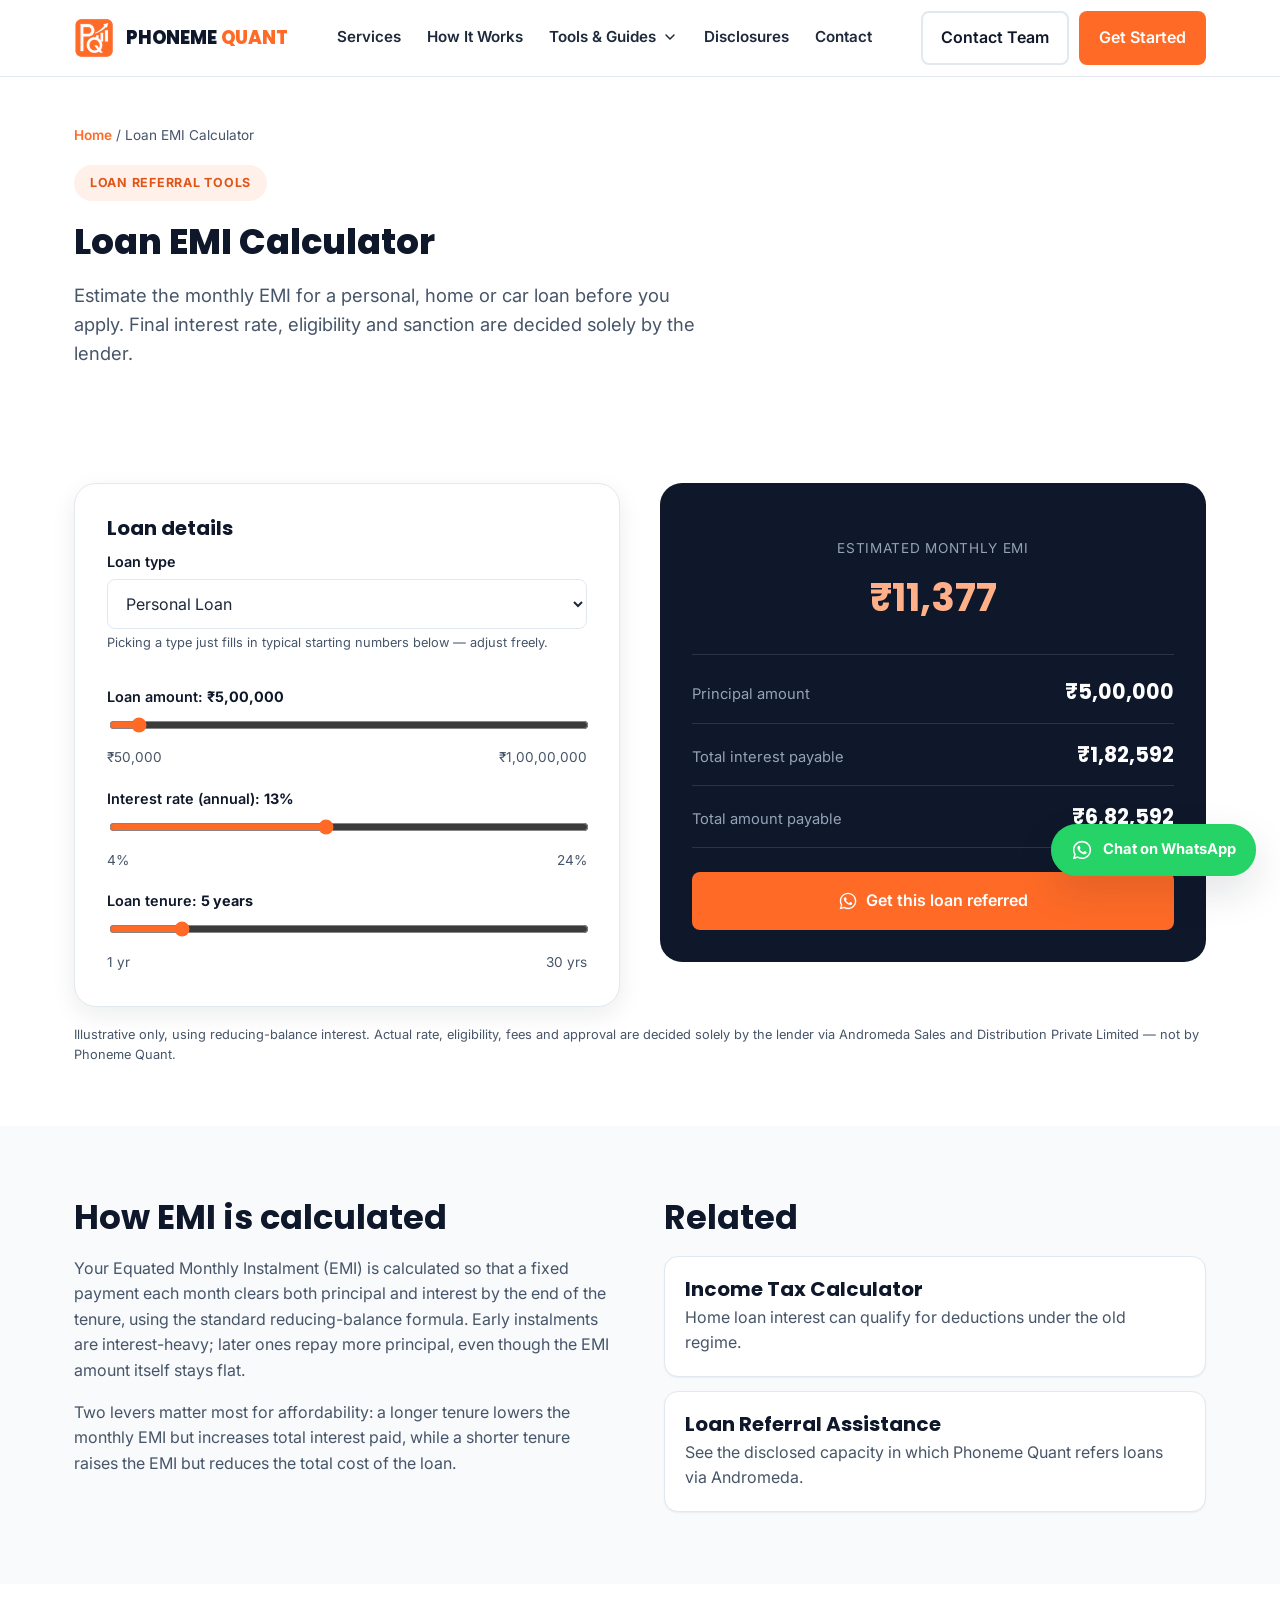
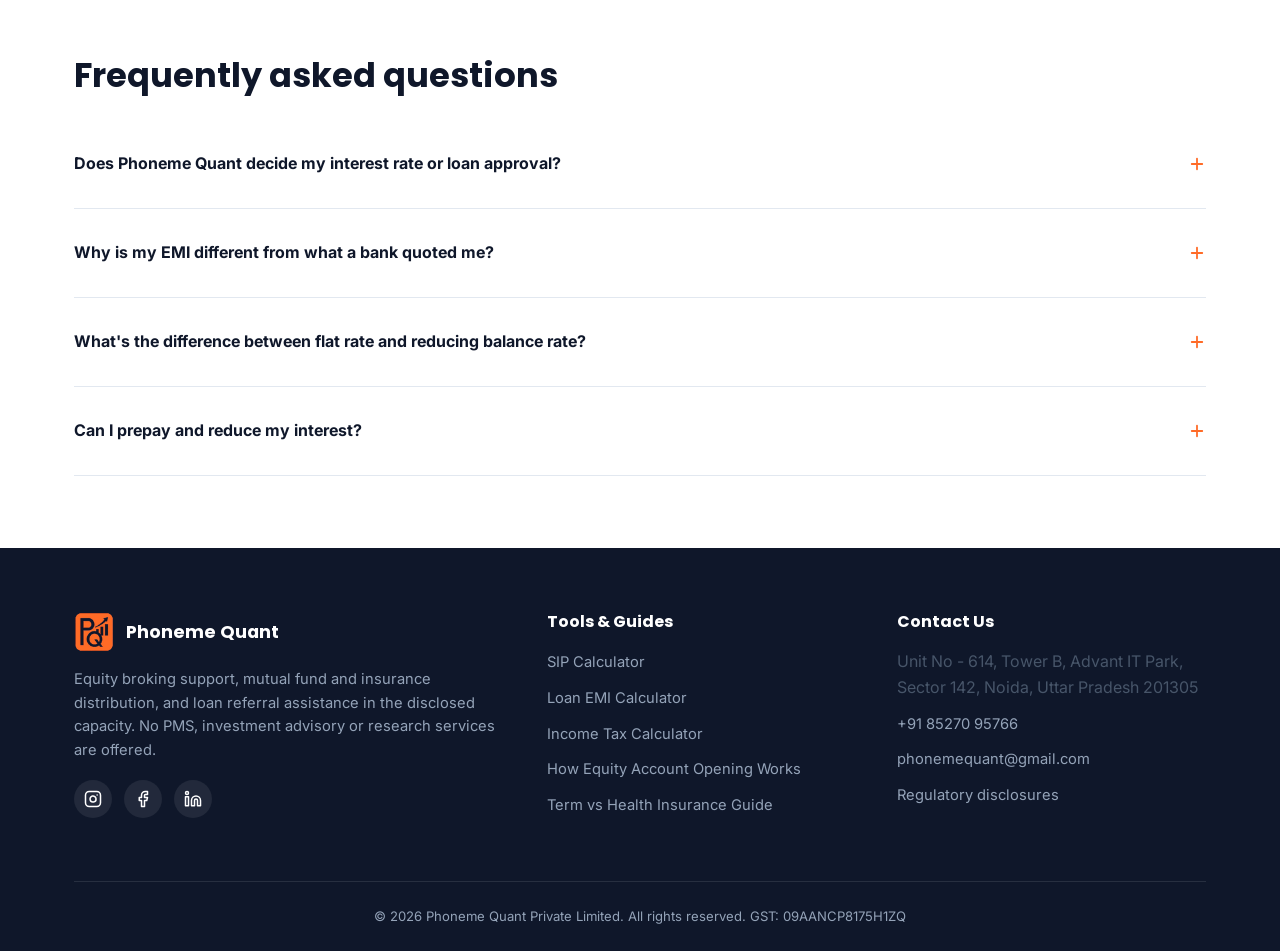
<file: emi-calculator.html>
<!DOCTYPE html>
<html lang="en">
<head>
  <meta charset="UTF-8" />
  <meta name="viewport" content="width=device-width, initial-scale=1.0" />
  <title>Loan EMI Calculator — Personal, Home & Car Loans | Phoneme Quant</title>
  <meta name="description" content="Free EMI calculator for personal, home and car loans. Estimate your monthly instalment and total interest before applying for a loan referral." />
  <link rel="canonical" href="https://phonemequant.com/emi-calculator.html" />
  <meta name="robots" content="index, follow" />
  <link rel="icon" type="image/png" sizes="32x32" href="assets/favicon-32.png" />
  <link rel="icon" type="image/png" sizes="16x16" href="assets/favicon-16.png" />
  <link rel="apple-touch-icon" href="assets/apple-touch-icon.png" />
  <meta property="og:type" content="website" />
  <meta property="og:site_name" content="Phoneme Quant" />
  <meta property="og:title" content="Loan EMI Calculator — Personal, Home & Car Loans | Phoneme Quant" />
  <meta property="og:description" content="Free EMI calculator for personal, home and car loans. Estimate your monthly instalment and total interest before applying for a loan referral." />
  <meta property="og:url" content="https://phonemequant.com/emi-calculator.html" />
  <meta property="og:image" content="https://phonemequant.com/assets/phonemequant-mark-512.png" />
  <meta name="twitter:card" content="summary" />
  <meta name="twitter:title" content="Loan EMI Calculator — Personal, Home & Car Loans | Phoneme Quant" />
  <meta name="twitter:description" content="Free EMI calculator for personal, home and car loans. Estimate your monthly instalment and total interest before applying for a loan referral." />
  <link rel="preconnect" href="https://fonts.googleapis.com" />
  <link rel="preconnect" href="https://fonts.gstatic.com" crossorigin />
  <link href="https://fonts.googleapis.com/css2?family=Inter:wght@400;500;600;700&family=Poppins:wght@600;700;800&display=swap" rel="stylesheet" />
  <link rel="stylesheet" href="assets/styles.css" />
  <script src="assets/calc-emi.js" defer></script>
  <script type="application/ld+json">
{
  "@context": "https://schema.org",
  "@type": "FAQPage",
  "mainEntity": [
    {
      "@type": "Question",
      "name": "Does Phoneme Quant decide my interest rate or loan approval?",
      "acceptedAnswer": { "@type": "Answer", "text": "No. Loan enquiries are referred through Andromeda Sales and Distribution Private Limited, and the relevant bank or NBFC independently decides eligibility, interest rate, sanction and disbursal. This calculator uses the rate you enter, not a quoted offer." }
    },
    {
      "@type": "Question",
      "name": "Why is my EMI different from what a bank quoted me?",
      "acceptedAnswer": { "@type": "Answer", "text": "Banks price loans based on your credit score, income, existing obligations and the specific scheme, and may add processing fees or insurance that change the effective cost. Treat this calculator as a starting estimate, not a final figure." }
    },
    {
      "@type": "Question",
      "name": "What's the difference between flat rate and reducing balance rate?",
      "acceptedAnswer": { "@type": "Answer", "text": "Most personal, home and car loans in India use reducing balance interest, where interest is charged only on the outstanding principal each month — that's what this calculator uses. A flat rate charges interest on the full original amount throughout, which works out more expensive for the same quoted rate." }
    },
    {
      "@type": "Question",
      "name": "Can I prepay and reduce my interest?",
      "acceptedAnswer": { "@type": "Answer", "text": "Most lenders allow part-prepayment or foreclosure, which can meaningfully cut total interest — ask the lender directly about charges and process once your loan is referred through Andromeda." }
    }
  ]
}
</script>
</head>
<body>
  <a class="skip-link" href="#main">Skip to content</a>
  <header class="site-header">
    <div class="container nav-row">
      <a class="brand" href="index.html" aria-label="Phoneme Quant home">
        <img src="assets/phonemequant-mark-64.png" alt="Phoneme Quant logo" width="40" height="40" />
        <span class="brand-text">PHONEME <span>QUANT</span></span>
      </a>
      <nav class="nav-links" aria-label="Primary">
        <a href="index.html#services">Services</a>
        <a href="index.html#how-it-works">How It Works</a>
        <div class="nav-dropdown">
          <a href="#" onclick="return false;" aria-haspopup="true">Tools &amp; Guides <svg viewBox="0 0 24 24" fill="none" stroke="currentColor" stroke-width="2.2" stroke-linecap="round" stroke-linejoin="round"><polyline points="6 9 12 15 18 9"></polyline></svg></a>
          <div class="nav-dropdown-panel">
              <a href="sip-calculator.html"><strong>SIP Calculator</strong><small>Estimate mutual fund SIP returns</small></a>
              <a href="emi-calculator.html"><strong>Loan EMI Calculator</strong><small>Personal, home & car loan EMI</small></a>
              <a href="income-tax-calculator.html"><strong>Income Tax Calculator</strong><small>Old vs New regime, FY 2025-26</small></a>
              <a href="equity-account-opening.html"><strong>How Equity Account Opening Works</strong><small>Step-by-step via Kotak Neo</small></a>
              <a href="insurance-guide.html"><strong>Term vs Health Insurance Guide</strong><small>Plain-language starter guide</small></a>
          </div>
        </div>
        <a href="index.html#disclosures">Disclosures</a>
        <a href="index.html#contact">Contact</a>
      </nav>
      <div class="nav-cta">
        <a class="btn btn-outline" href="index.html#contact">Contact Team</a>
        <a class="btn btn-primary" href="index.html#contact">Get Started</a>
        <button class="menu-toggle" aria-label="Toggle menu" aria-expanded="false"><svg viewBox="0 0 24 24" fill="none" stroke="currentColor" stroke-width="2.2" stroke-linecap="round" stroke-linejoin="round"><line x1="3" y1="6" x2="21" y2="6"></line><line x1="3" y1="12" x2="21" y2="12"></line><line x1="3" y1="18" x2="21" y2="18"></line></svg></button>
      </div>
    </div>
    <div class="container mobile-panel">
      <a href="index.html#services">Services</a>
      <a href="index.html#how-it-works">How It Works</a>
      <a href="sip-calculator.html">SIP Calculator</a>
      <a href="emi-calculator.html">Loan EMI Calculator</a>
      <a href="income-tax-calculator.html">Income Tax Calculator</a>
      <a href="equity-account-opening.html">How Equity Account Opening Works</a>
      <a href="insurance-guide.html">Term vs Health Insurance Guide</a>
      <a href="index.html#disclosures">Disclosures</a>
      <a href="index.html#contact">Contact</a>
    </div>
  </header>
  <main id="main">
    
  <section class="section-tight">
    <div class="container">
      <p class="breadcrumb"><a href="index.html">Home</a> / Loan EMI Calculator</p>
      <span class="eyebrow">Loan Referral Tools</span>
      <h1 style="font-size:2.2rem;">Loan EMI Calculator</h1>
      <p class="lede">Estimate the monthly EMI for a personal, home or car loan before you apply. Final interest rate, eligibility and sanction are decided solely by the lender.</p>
    </div>
  </section>

  <section class="section-tight">
    <div class="container">
      <div class="calc-wrap">
        <div class="calc-panel">
          <h3>Loan details</h3>
          <div class="form-grid">
            <div>
              <label for="emi-type">Loan type</label>
              <select id="emi-type">
                <option value="personal" data-rate="13" data-amount="500000" data-years="5">Personal Loan</option>
                <option value="home" data-rate="8.5" data-amount="3500000" data-years="20">Home Loan</option>
                <option value="car" data-rate="9.5" data-amount="900000" data-years="7">Car Loan</option>
              </select>
              <p class="field-hint">Picking a type just fills in typical starting numbers below — adjust freely.</p>
            </div>
            <div>
              <label for="emi-amount">Loan amount: <strong id="emi-amount-val">₹5,00,000</strong></label>
              <input type="range" id="emi-amount" min="50000" max="10000000" step="10000" value="500000" />
              <div class="range-row"><span>₹50,000</span><span>₹1,00,00,000</span></div>
            </div>
            <div>
              <label for="emi-rate">Interest rate (annual): <strong id="emi-rate-val">13%</strong></label>
              <input type="range" id="emi-rate" min="4" max="24" step="0.1" value="13" />
              <div class="range-row"><span>4%</span><span>24%</span></div>
            </div>
            <div>
              <label for="emi-years">Loan tenure: <strong id="emi-years-val">5 years</strong></label>
              <input type="range" id="emi-years" min="1" max="30" step="1" value="5" />
              <div class="range-row"><span>1 yr</span><span>30 yrs</span></div>
            </div>
          </div>
        </div>
        <div class="calc-result">
          <div class="result-hero">
            <span>Estimated Monthly EMI</span>
            <strong id="emi-monthly">₹11,377</strong>
          </div>
          <div class="result-row"><span>Principal amount</span><strong id="emi-principal">₹5,00,000</strong></div>
          <div class="result-row"><span>Total interest payable</span><strong id="emi-interest">₹1,82,592</strong></div>
          <div class="result-row"><span>Total amount payable</span><strong id="emi-total">₹6,82,592</strong></div>
          <a class="btn btn-primary btn-block" style="margin-top:24px;" href="https://wa.me/918527095766?text=Hello%20Phoneme%20Quant%2C%20I'd%20like%20a%20loan%20referral%20through%20Andromeda." target="_blank" rel="noopener"><svg viewBox="0 0 24 24" fill="currentColor"><path d="M12.04 2C6.58 2 2.13 6.45 2.13 11.91c0 1.75.46 3.45 1.32 4.95L2 22l5.28-1.39a9.9 9.9 0 0 0 4.76 1.21h.01c5.46 0 9.91-4.45 9.91-9.91C21.96 6.45 17.5 2 12.04 2zm0 18.15h-.01a8.2 8.2 0 0 1-4.19-1.15l-.3-.18-3.13.82.84-3.05-.2-.31a8.17 8.17 0 0 1-1.26-4.37c0-4.53 3.69-8.22 8.25-8.22 2.2 0 4.27.86 5.82 2.42a8.17 8.17 0 0 1 2.41 5.81c0 4.53-3.69 8.23-8.23 8.23zm4.52-6.16c-.25-.12-1.47-.72-1.7-.81-.23-.08-.39-.12-.56.13-.17.25-.64.81-.78.97-.14.17-.29.19-.54.06-.25-.12-1.04-.38-1.98-1.22-.73-.65-1.23-1.46-1.37-1.71-.14-.25-.02-.38.11-.51.11-.11.25-.29.37-.43.12-.14.16-.25.25-.41.08-.17.04-.31-.02-.43-.06-.12-.56-1.35-.77-1.85-.2-.48-.41-.42-.56-.43h-.48c-.17 0-.43.06-.66.31s-.87.85-.87 2.08.89 2.41 1.02 2.58c.12.17 1.75 2.67 4.24 3.74.59.26 1.05.41 1.41.52.59.19 1.13.16 1.55.1.47-.07 1.47-.6 1.67-1.18.21-.58.21-1.08.14-1.18-.06-.11-.23-.17-.48-.29z"/></svg> Get this loan referred</a>
        </div>
      </div>
      <p class="field-hint" style="margin-top:18px;">Illustrative only, using reducing-balance interest. Actual rate, eligibility, fees and approval are decided solely by the lender via Andromeda Sales and Distribution Private Limited — not by Phoneme Quant.</p>
    </div>
  </section>

  <section class="section section-alt">
    <div class="container">
      <div class="grid grid-2" style="gap:48px;">
        <div>
          <h2>How EMI is calculated</h2>
          <p>Your Equated Monthly Instalment (EMI) is calculated so that a fixed payment each month clears both principal and interest by the end of the tenure, using the standard reducing-balance formula. Early instalments are interest-heavy; later ones repay more principal, even though the EMI amount itself stays flat.</p>
          <p>Two levers matter most for affordability: a longer tenure lowers the monthly EMI but increases total interest paid, while a shorter tenure raises the EMI but reduces the total cost of the loan.</p>
        </div>
        <div>
          <h2>Related</h2>
          <div class="grid" style="gap:14px;">
            <a class="card" style="padding:20px;" href="income-tax-calculator.html"><h3 style="margin-bottom:4px;">Income Tax Calculator</h3><p class="mb-0">Home loan interest can qualify for deductions under the old regime.</p></a>
            <a class="card" style="padding:20px;" href="index.html#services"><h3 style="margin-bottom:4px;">Loan Referral Assistance</h3><p class="mb-0">See the disclosed capacity in which Phoneme Quant refers loans via Andromeda.</p></a>
          </div>
        </div>
      </div>
    </div>
  </section>

  <section class="section">
    <div class="container">
      <h2 style="margin-bottom:24px;">Frequently asked questions</h2>
      <div>
        
        <div class="faq-item">
          <div class="faq-q" tabindex="0" role="button" aria-controls="faq-0">Does Phoneme Quant decide my interest rate or loan approval? <svg viewBox="0 0 24 24" fill="none" stroke="currentColor" stroke-width="2.4" stroke-linecap="round" stroke-linejoin="round"><line x1="12" y1="5" x2="12" y2="19"></line><line x1="5" y1="12" x2="19" y2="12"></line></svg></div>
          <div class="faq-a" id="faq-0"><p>No. Loan enquiries are referred through Andromeda Sales and Distribution Private Limited, and the relevant bank or NBFC independently decides eligibility, interest rate, sanction and disbursal. This calculator uses the rate you enter, not a quoted offer.</p></div>
        </div>
        
        <div class="faq-item">
          <div class="faq-q" tabindex="0" role="button" aria-controls="faq-1">Why is my EMI different from what a bank quoted me? <svg viewBox="0 0 24 24" fill="none" stroke="currentColor" stroke-width="2.4" stroke-linecap="round" stroke-linejoin="round"><line x1="12" y1="5" x2="12" y2="19"></line><line x1="5" y1="12" x2="19" y2="12"></line></svg></div>
          <div class="faq-a" id="faq-1"><p>Banks price loans based on your credit score, income, existing obligations and the specific scheme, and may add processing fees or insurance that change the effective cost. Treat this calculator as a starting estimate, not a final figure.</p></div>
        </div>
        
        <div class="faq-item">
          <div class="faq-q" tabindex="0" role="button" aria-controls="faq-2">What's the difference between flat rate and reducing balance rate? <svg viewBox="0 0 24 24" fill="none" stroke="currentColor" stroke-width="2.4" stroke-linecap="round" stroke-linejoin="round"><line x1="12" y1="5" x2="12" y2="19"></line><line x1="5" y1="12" x2="19" y2="12"></line></svg></div>
          <div class="faq-a" id="faq-2"><p>Most personal, home and car loans in India use reducing balance interest, where interest is charged only on the outstanding principal each month — that's what this calculator uses. A flat rate charges interest on the full original amount throughout, which works out more expensive for the same quoted rate.</p></div>
        </div>
        
        <div class="faq-item">
          <div class="faq-q" tabindex="0" role="button" aria-controls="faq-3">Can I prepay and reduce my interest? <svg viewBox="0 0 24 24" fill="none" stroke="currentColor" stroke-width="2.4" stroke-linecap="round" stroke-linejoin="round"><line x1="12" y1="5" x2="12" y2="19"></line><line x1="5" y1="12" x2="19" y2="12"></line></svg></div>
          <div class="faq-a" id="faq-3"><p>Most lenders allow part-prepayment or foreclosure, which can meaningfully cut total interest — ask the lender directly about charges and process once your loan is referred through Andromeda.</p></div>
        </div>
      </div>
    </div>
  </section>
  
  </main>
  <footer class="site-footer">
    <div class="container">
      <div class="footer-grid">
        <div>
          <div class="footer-logo">
            <img src="assets/phonemequant-mark-64.png" alt="Phoneme Quant logo" width="40" height="40" />
            <strong>Phoneme Quant</strong>
          </div>
          <p>Equity broking support, mutual fund and insurance distribution, and loan referral assistance in the disclosed capacity. No PMS, investment advisory or research services are offered.</p>
          <div class="footer-social">
            <a href="https://instagram.com" aria-label="Phoneme Quant on Instagram" target="_blank" rel="noopener"><svg viewBox="0 0 24 24" fill="none" stroke="currentColor" stroke-width="2" stroke-linecap="round" stroke-linejoin="round"><rect x="2" y="2" width="20" height="20" rx="5"></rect><path d="M16 11.37a4 4 0 1 1-7.914 1.174A4 4 0 0 1 16 11.37z"></path><line x1="17.5" y1="6.5" x2="17.51" y2="6.5"></line></svg></a>
            <a href="https://facebook.com" aria-label="Phoneme Quant on Facebook" target="_blank" rel="noopener"><svg viewBox="0 0 24 24" fill="none" stroke="currentColor" stroke-width="2" stroke-linecap="round" stroke-linejoin="round"><path d="M18 2h-3a5 5 0 0 0-5 5v3H7v4h3v8h4v-8h3l1-4h-4V7a1 1 0 0 1 1-1h3z"></path></svg></a>
            <a href="https://linkedin.com" aria-label="Phoneme Quant on LinkedIn" target="_blank" rel="noopener"><svg viewBox="0 0 24 24" fill="none" stroke="currentColor" stroke-width="2" stroke-linecap="round" stroke-linejoin="round"><path d="M16 8a6 6 0 0 1 6 6v7h-4v-7a2 2 0 0 0-2-2 2 2 0 0 0-2 2v7h-4v-7a6 6 0 0 1 6-6z"></path><rect x="2" y="9" width="4" height="12"></rect><circle cx="4" cy="4" r="2"></circle></svg></a>
          </div>
        </div>
        <div>
          <h4>Tools &amp; Guides</h4>
          <ul>
            <li><a href="sip-calculator.html">SIP Calculator</a></li>
            <li><a href="emi-calculator.html">Loan EMI Calculator</a></li>
            <li><a href="income-tax-calculator.html">Income Tax Calculator</a></li>
            <li><a href="equity-account-opening.html">How Equity Account Opening Works</a></li>
            <li><a href="insurance-guide.html">Term vs Health Insurance Guide</a></li>
          </ul>
        </div>
        <div>
          <h4>Contact Us</h4>
          <ul>
            <li>Unit No - 614, Tower B, Advant IT Park, Sector 142, Noida, Uttar Pradesh 201305</li>
            <li><a href="tel:+918527095766">+91 85270 95766</a></li>
            <li><a href="mailto:phonemequant@gmail.com">phonemequant@gmail.com</a></li>
            <li><a href="index.html#disclosures">Regulatory disclosures</a></li>
          </ul>
        </div>
      </div>
      <div class="footer-bottom">
        © 2026 Phoneme Quant Private Limited. All rights reserved. GST: 09AANCP8175H1ZQ
      </div>
    </div>
  </footer>
  <a class="float-cta" href="https://wa.me/918527095766?text=Hello%20Phoneme%20Quant%2C%20I%20have%20a%20query." target="_blank" rel="noopener" aria-label="Chat with Phoneme Quant on WhatsApp">
    <svg viewBox="0 0 24 24" fill="currentColor"><path d="M12.04 2C6.58 2 2.13 6.45 2.13 11.91c0 1.75.46 3.45 1.32 4.95L2 22l5.28-1.39a9.9 9.9 0 0 0 4.76 1.21h.01c5.46 0 9.91-4.45 9.91-9.91C21.96 6.45 17.5 2 12.04 2zm0 18.15h-.01a8.2 8.2 0 0 1-4.19-1.15l-.3-.18-3.13.82.84-3.05-.2-.31a8.17 8.17 0 0 1-1.26-4.37c0-4.53 3.69-8.22 8.25-8.22 2.2 0 4.27.86 5.82 2.42a8.17 8.17 0 0 1 2.41 5.81c0 4.53-3.69 8.23-8.23 8.23zm4.52-6.16c-.25-.12-1.47-.72-1.7-.81-.23-.08-.39-.12-.56.13-.17.25-.64.81-.78.97-.14.17-.29.19-.54.06-.25-.12-1.04-.38-1.98-1.22-.73-.65-1.23-1.46-1.37-1.71-.14-.25-.02-.38.11-.51.11-.11.25-.29.37-.43.12-.14.16-.25.25-.41.08-.17.04-.31-.02-.43-.06-.12-.56-1.35-.77-1.85-.2-.48-.41-.42-.56-.43h-.48c-.17 0-.43.06-.66.31s-.87.85-.87 2.08.89 2.41 1.02 2.58c.12.17 1.75 2.67 4.24 3.74.59.26 1.05.41 1.41.52.59.19 1.13.16 1.55.1.47-.07 1.47-.6 1.67-1.18.21-.58.21-1.08.14-1.18-.06-.11-.23-.17-.48-.29z"/></svg> <span>Chat on WhatsApp</span>
  </a>
  <script src="assets/main.js" defer></script>
</body>
</html>
</file>
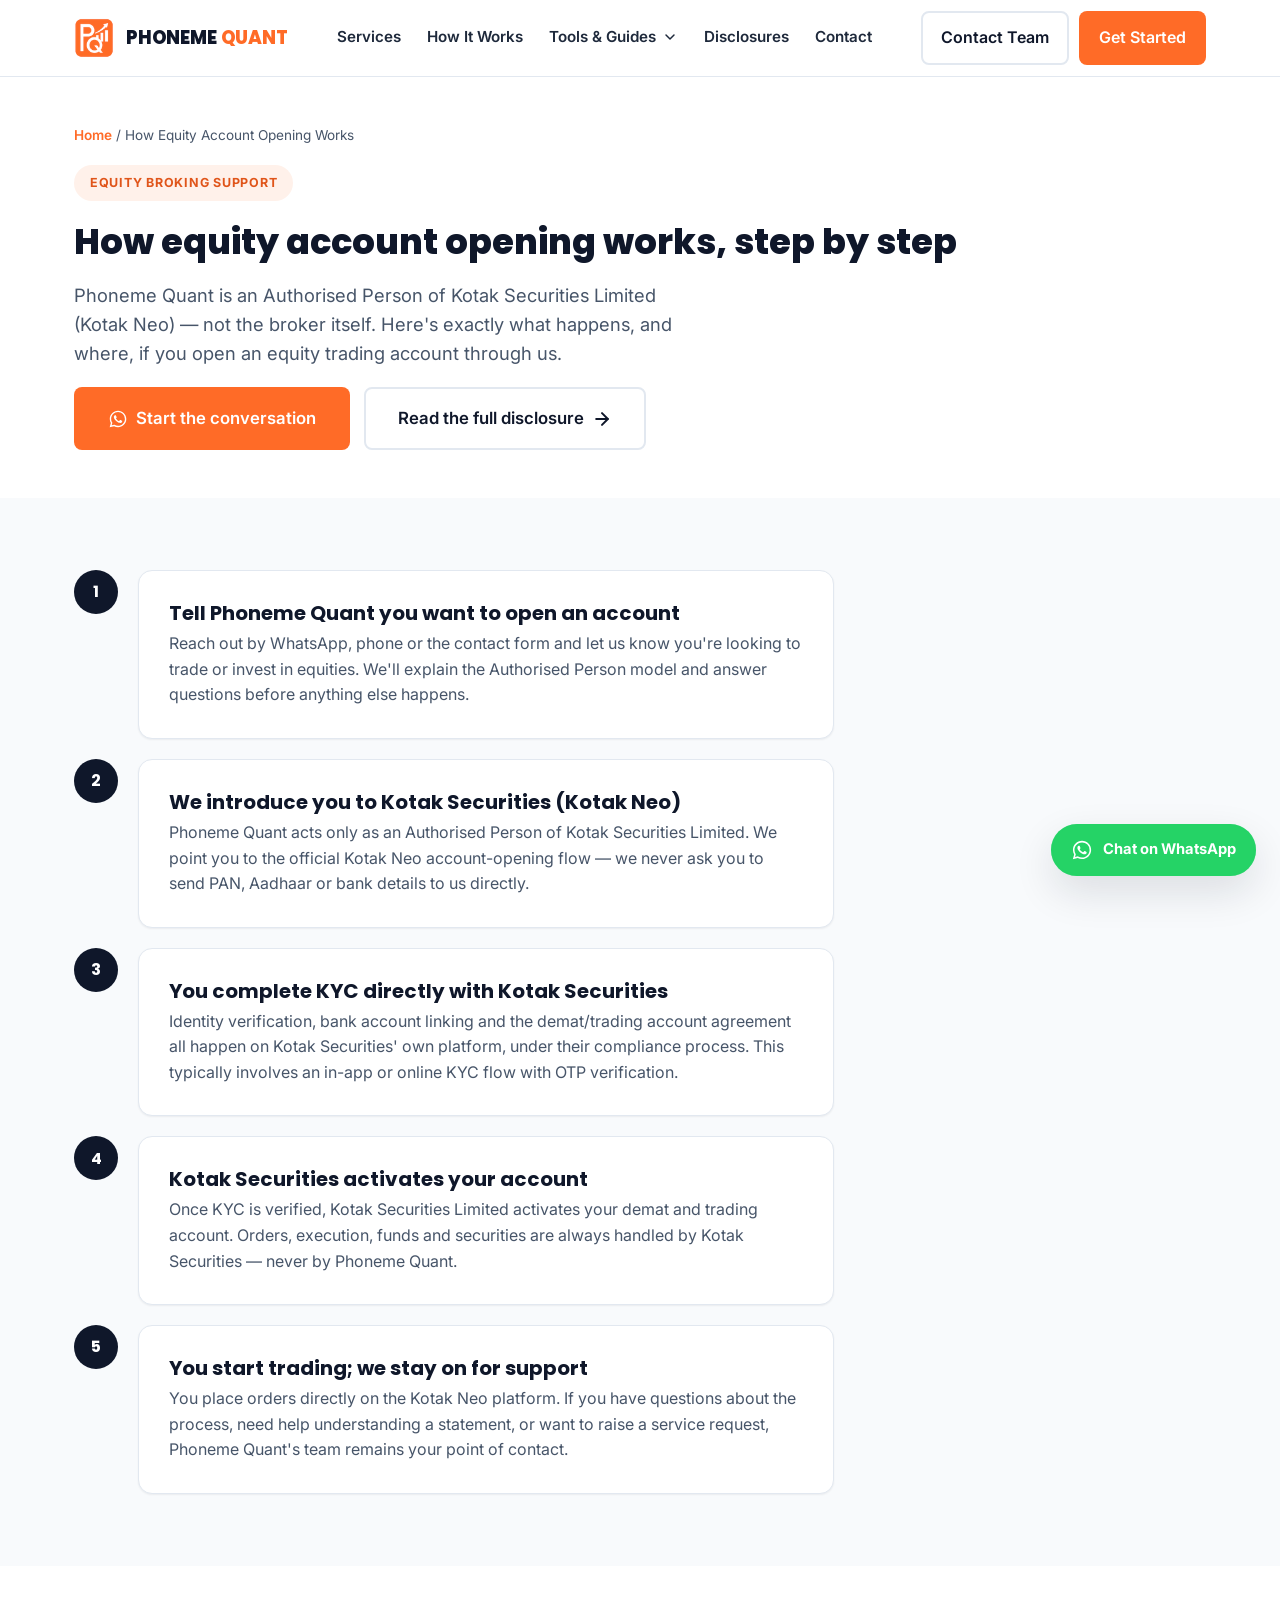
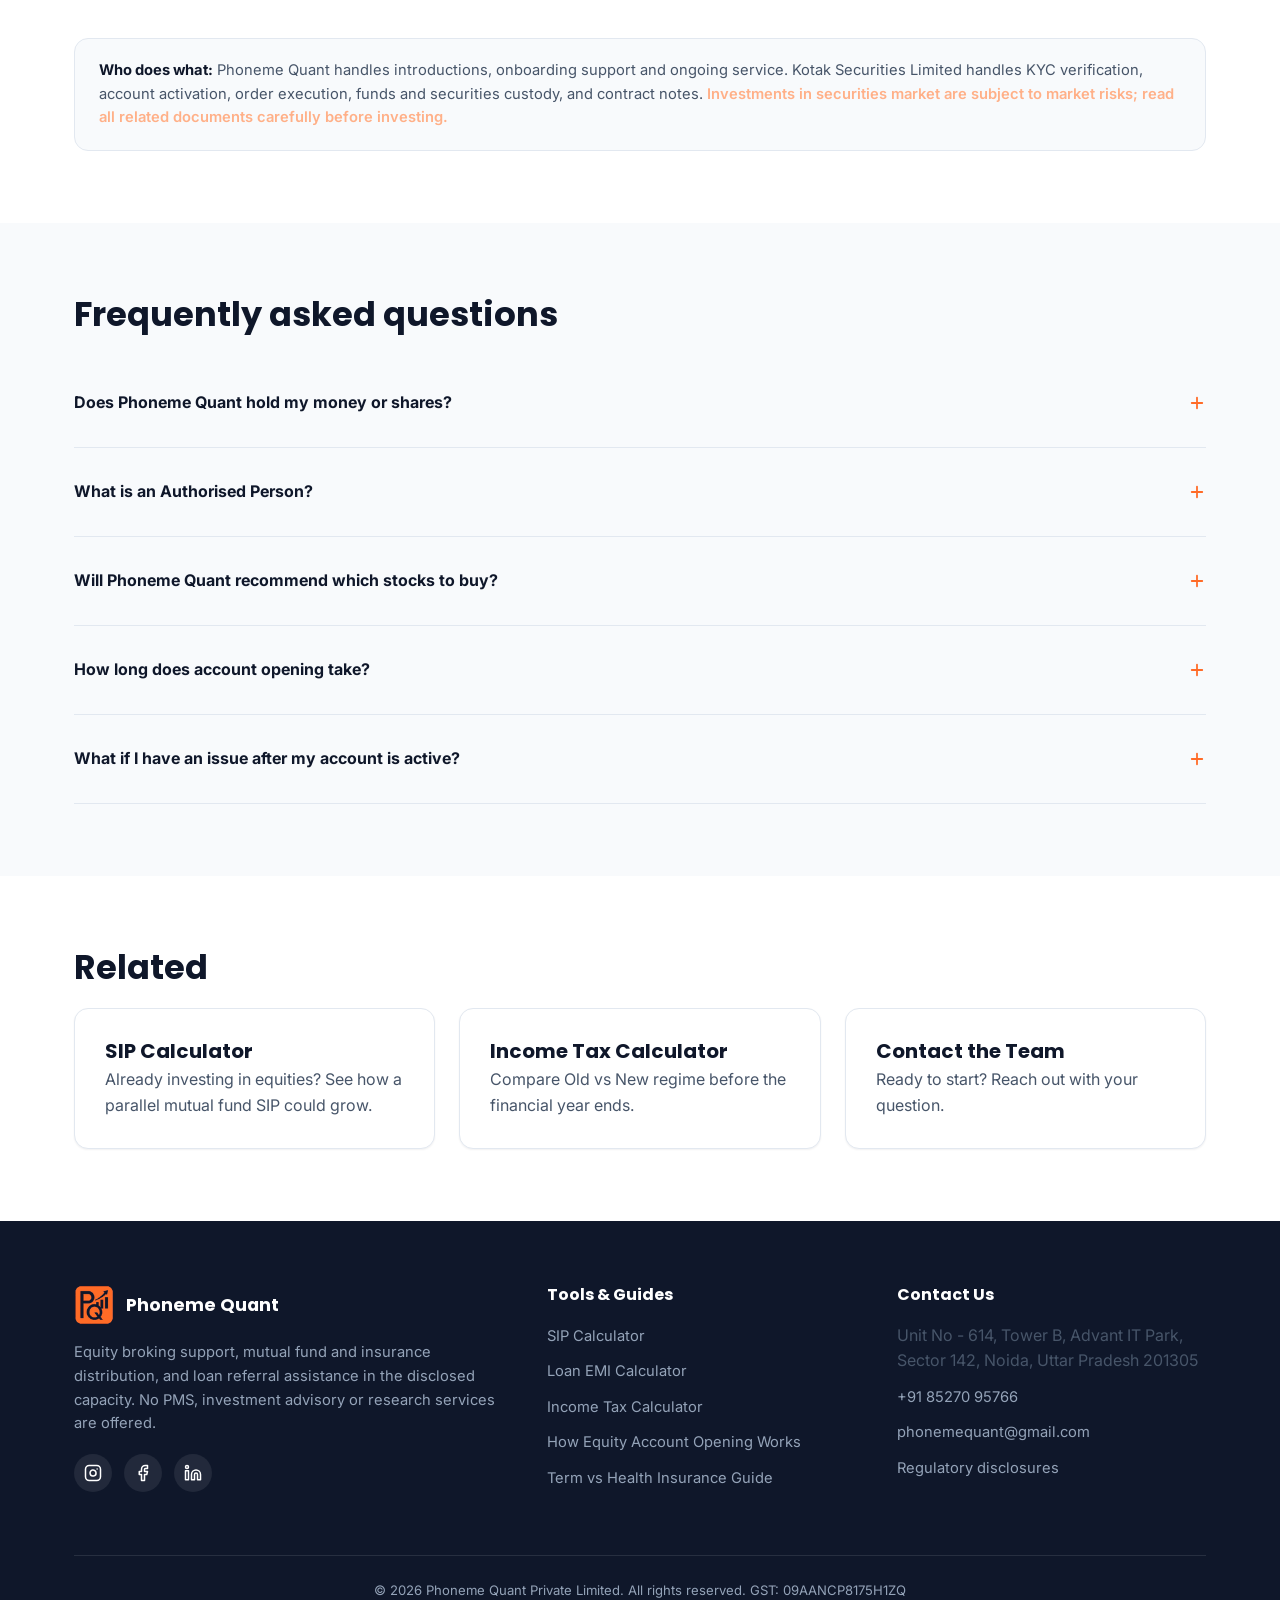
<file: equity-account-opening.html>
<!DOCTYPE html>
<html lang="en">
<head>
  <meta charset="UTF-8" />
  <meta name="viewport" content="width=device-width, initial-scale=1.0" />
  <title>How Equity Account Opening Works via Kotak Neo | Phoneme Quant</title>
  <meta name="description" content="A step-by-step walkthrough of how equity trading account opening works through Kotak Securities Limited (Kotak Neo) with Phoneme Quant as Authorised Person." />
  <link rel="canonical" href="https://phonemequant.com/equity-account-opening.html" />
  <meta name="robots" content="index, follow" />
  <link rel="icon" type="image/png" sizes="32x32" href="assets/favicon-32.png" />
  <link rel="icon" type="image/png" sizes="16x16" href="assets/favicon-16.png" />
  <link rel="apple-touch-icon" href="assets/apple-touch-icon.png" />
  <meta property="og:type" content="website" />
  <meta property="og:site_name" content="Phoneme Quant" />
  <meta property="og:title" content="How Equity Account Opening Works via Kotak Neo | Phoneme Quant" />
  <meta property="og:description" content="A step-by-step walkthrough of how equity trading account opening works through Kotak Securities Limited (Kotak Neo) with Phoneme Quant as Authorised Person." />
  <meta property="og:url" content="https://phonemequant.com/equity-account-opening.html" />
  <meta property="og:image" content="https://phonemequant.com/assets/phonemequant-mark-512.png" />
  <meta name="twitter:card" content="summary" />
  <meta name="twitter:title" content="How Equity Account Opening Works via Kotak Neo | Phoneme Quant" />
  <meta name="twitter:description" content="A step-by-step walkthrough of how equity trading account opening works through Kotak Securities Limited (Kotak Neo) with Phoneme Quant as Authorised Person." />
  <link rel="preconnect" href="https://fonts.googleapis.com" />
  <link rel="preconnect" href="https://fonts.gstatic.com" crossorigin />
  <link href="https://fonts.googleapis.com/css2?family=Inter:wght@400;500;600;700&family=Poppins:wght@600;700;800&display=swap" rel="stylesheet" />
  <link rel="stylesheet" href="assets/styles.css" />
  
  <script type="application/ld+json">
{
  "@context": "https://schema.org",
  "@type": "HowTo",
  "name": "How equity account opening works with Kotak Neo through Phoneme Quant",
  "step": [
    { "@type": "HowToStep", "name": "Tell Phoneme Quant you want to open an account", "text": "Reach out by WhatsApp, phone or the contact form and let us know you're looking to trade or invest in equities. We'll explain the Authorised Person model and answer questions before anything else happens." },
    { "@type": "HowToStep", "name": "We introduce you to Kotak Securities (Kotak Neo)", "text": "Phoneme Quant acts only as an Authorised Person of Kotak Securities Limited. We point you to the official Kotak Neo account-opening flow — we never ask you to send PAN, Aadhaar or bank details to us directly." },
    { "@type": "HowToStep", "name": "You complete KYC directly with Kotak Securities", "text": "Identity verification, bank account linking and the demat/trading account agreement all happen on Kotak Securities' own platform, under their compliance process. This typically involves an in-app or online KYC flow with OTP verification." },
    { "@type": "HowToStep", "name": "Kotak Securities activates your account", "text": "Once KYC is verified, Kotak Securities Limited activates your demat and trading account. Orders, execution, funds and securities are always handled by Kotak Securities — never by Phoneme Quant." },
    { "@type": "HowToStep", "name": "You start trading; we stay on for support", "text": "You place orders directly on the Kotak Neo platform. If you have questions about the process, need help understanding a statement, or want to raise a service request, Phoneme Quant's team remains your point of contact." }
  ]
}
</script>
<script type="application/ld+json">
{
  "@context": "https://schema.org",
  "@type": "FAQPage",
  "mainEntity": [
    {
      "@type": "Question",
      "name": "Does Phoneme Quant hold my money or shares?",
      "acceptedAnswer": { "@type": "Answer", "text": "No. Phoneme Quant does not handle client funds or securities at any point. All funds, securities, orders and contract notes are handled directly by Kotak Securities Limited." }
    },
    {
      "@type": "Question",
      "name": "What is an Authorised Person?",
      "acceptedAnswer": { "@type": "Answer", "text": "An Authorised Person (AP) is a SEBI-recognised category of intermediary appointed by a registered stockbroker to provide services like client acquisition and support on the broker's behalf. Phoneme Quant is an Authorised Person of Kotak Securities Limited, not a broker in its own right." }
    },
    {
      "@type": "Question",
      "name": "Will Phoneme Quant recommend which stocks to buy?",
      "acceptedAnswer": { "@type": "Answer", "text": "No. Phoneme Quant does not provide stock tips, research reports or investment advice. Nothing on this website is a research recommendation." }
    },
    {
      "@type": "Question",
      "name": "How long does account opening take?",
      "acceptedAnswer": { "@type": "Answer", "text": "This depends entirely on Kotak Securities' own KYC and verification process — Phoneme Quant does not control the timeline. Most digital KYC flows are completed within a few business days once documents are submitted correctly." }
    },
    {
      "@type": "Question",
      "name": "What if I have an issue after my account is active?",
      "acceptedAnswer": { "@type": "Answer", "text": "Contact Phoneme Quant first for general service support. Product-specific grievances (like a trade execution dispute) may also be raised directly through Kotak Securities' official grievance process." }
    }
  ]
}
</script>
</head>
<body>
  <a class="skip-link" href="#main">Skip to content</a>
  <header class="site-header">
    <div class="container nav-row">
      <a class="brand" href="index.html" aria-label="Phoneme Quant home">
        <img src="assets/phonemequant-mark-64.png" alt="Phoneme Quant logo" width="40" height="40" />
        <span class="brand-text">PHONEME <span>QUANT</span></span>
      </a>
      <nav class="nav-links" aria-label="Primary">
        <a href="index.html#services">Services</a>
        <a href="index.html#how-it-works">How It Works</a>
        <div class="nav-dropdown">
          <a href="#" onclick="return false;" aria-haspopup="true">Tools &amp; Guides <svg viewBox="0 0 24 24" fill="none" stroke="currentColor" stroke-width="2.2" stroke-linecap="round" stroke-linejoin="round"><polyline points="6 9 12 15 18 9"></polyline></svg></a>
          <div class="nav-dropdown-panel">
              <a href="sip-calculator.html"><strong>SIP Calculator</strong><small>Estimate mutual fund SIP returns</small></a>
              <a href="emi-calculator.html"><strong>Loan EMI Calculator</strong><small>Personal, home & car loan EMI</small></a>
              <a href="income-tax-calculator.html"><strong>Income Tax Calculator</strong><small>Old vs New regime, FY 2025-26</small></a>
              <a href="equity-account-opening.html"><strong>How Equity Account Opening Works</strong><small>Step-by-step via Kotak Neo</small></a>
              <a href="insurance-guide.html"><strong>Term vs Health Insurance Guide</strong><small>Plain-language starter guide</small></a>
          </div>
        </div>
        <a href="index.html#disclosures">Disclosures</a>
        <a href="index.html#contact">Contact</a>
      </nav>
      <div class="nav-cta">
        <a class="btn btn-outline" href="index.html#contact">Contact Team</a>
        <a class="btn btn-primary" href="index.html#contact">Get Started</a>
        <button class="menu-toggle" aria-label="Toggle menu" aria-expanded="false"><svg viewBox="0 0 24 24" fill="none" stroke="currentColor" stroke-width="2.2" stroke-linecap="round" stroke-linejoin="round"><line x1="3" y1="6" x2="21" y2="6"></line><line x1="3" y1="12" x2="21" y2="12"></line><line x1="3" y1="18" x2="21" y2="18"></line></svg></button>
      </div>
    </div>
    <div class="container mobile-panel">
      <a href="index.html#services">Services</a>
      <a href="index.html#how-it-works">How It Works</a>
      <a href="sip-calculator.html">SIP Calculator</a>
      <a href="emi-calculator.html">Loan EMI Calculator</a>
      <a href="income-tax-calculator.html">Income Tax Calculator</a>
      <a href="equity-account-opening.html">How Equity Account Opening Works</a>
      <a href="insurance-guide.html">Term vs Health Insurance Guide</a>
      <a href="index.html#disclosures">Disclosures</a>
      <a href="index.html#contact">Contact</a>
    </div>
  </header>
  <main id="main">
    
  <section class="section-tight">
    <div class="container">
      <p class="breadcrumb"><a href="index.html">Home</a> / How Equity Account Opening Works</p>
      <span class="eyebrow">Equity Broking Support</span>
      <h1 style="font-size:2.2rem;">How equity account opening works, step by step</h1>
      <p class="lede">Phoneme Quant is an Authorised Person of Kotak Securities Limited (Kotak Neo) — not the broker itself. Here's exactly what happens, and where, if you open an equity trading account through us.</p>
      <div class="btn-group">
        <a class="btn btn-primary btn-lg" href="https://wa.me/918527095766?text=Hello%20Phoneme%20Quant%2C%20I%27d%20like%20to%20open%20an%20equity%20account." target="_blank" rel="noopener"><svg viewBox="0 0 24 24" fill="currentColor"><path d="M12.04 2C6.58 2 2.13 6.45 2.13 11.91c0 1.75.46 3.45 1.32 4.95L2 22l5.28-1.39a9.9 9.9 0 0 0 4.76 1.21h.01c5.46 0 9.91-4.45 9.91-9.91C21.96 6.45 17.5 2 12.04 2zm0 18.15h-.01a8.2 8.2 0 0 1-4.19-1.15l-.3-.18-3.13.82.84-3.05-.2-.31a8.17 8.17 0 0 1-1.26-4.37c0-4.53 3.69-8.22 8.25-8.22 2.2 0 4.27.86 5.82 2.42a8.17 8.17 0 0 1 2.41 5.81c0 4.53-3.69 8.23-8.23 8.23zm4.52-6.16c-.25-.12-1.47-.72-1.7-.81-.23-.08-.39-.12-.56.13-.17.25-.64.81-.78.97-.14.17-.29.19-.54.06-.25-.12-1.04-.38-1.98-1.22-.73-.65-1.23-1.46-1.37-1.71-.14-.25-.02-.38.11-.51.11-.11.25-.29.37-.43.12-.14.16-.25.25-.41.08-.17.04-.31-.02-.43-.06-.12-.56-1.35-.77-1.85-.2-.48-.41-.42-.56-.43h-.48c-.17 0-.43.06-.66.31s-.87.85-.87 2.08.89 2.41 1.02 2.58c.12.17 1.75 2.67 4.24 3.74.59.26 1.05.41 1.41.52.59.19 1.13.16 1.55.1.47-.07 1.47-.6 1.67-1.18.21-.58.21-1.08.14-1.18-.06-.11-.23-.17-.48-.29z"/></svg> Start the conversation</a>
        <a class="btn btn-outline btn-lg" href="index.html#disclosures">Read the full disclosure <svg viewBox="0 0 24 24" fill="none" stroke="currentColor" stroke-width="2.4" stroke-linecap="round" stroke-linejoin="round"><line x1="5" y1="12" x2="19" y2="12"></line><polyline points="12 5 19 12 12 19"></polyline></svg></a>
      </div>
    </div>
  </section>

  <section class="section section-alt">
    <div class="container">
      <div class="steps" style="max-width:760px;">
        
        <div class="step">
          <div class="step-num"></div>
          <div class="card" style="flex:1;">
            <h3 style="margin-bottom:6px;">Tell Phoneme Quant you want to open an account</h3>
            <p class="mb-0">Reach out by WhatsApp, phone or the contact form and let us know you're looking to trade or invest in equities. We'll explain the Authorised Person model and answer questions before anything else happens.</p>
          </div>
        </div>
        
        <div class="step">
          <div class="step-num"></div>
          <div class="card" style="flex:1;">
            <h3 style="margin-bottom:6px;">We introduce you to Kotak Securities (Kotak Neo)</h3>
            <p class="mb-0">Phoneme Quant acts only as an Authorised Person of Kotak Securities Limited. We point you to the official Kotak Neo account-opening flow — we never ask you to send PAN, Aadhaar or bank details to us directly.</p>
          </div>
        </div>
        
        <div class="step">
          <div class="step-num"></div>
          <div class="card" style="flex:1;">
            <h3 style="margin-bottom:6px;">You complete KYC directly with Kotak Securities</h3>
            <p class="mb-0">Identity verification, bank account linking and the demat/trading account agreement all happen on Kotak Securities' own platform, under their compliance process. This typically involves an in-app or online KYC flow with OTP verification.</p>
          </div>
        </div>
        
        <div class="step">
          <div class="step-num"></div>
          <div class="card" style="flex:1;">
            <h3 style="margin-bottom:6px;">Kotak Securities activates your account</h3>
            <p class="mb-0">Once KYC is verified, Kotak Securities Limited activates your demat and trading account. Orders, execution, funds and securities are always handled by Kotak Securities — never by Phoneme Quant.</p>
          </div>
        </div>
        
        <div class="step">
          <div class="step-num"></div>
          <div class="card" style="flex:1;">
            <h3 style="margin-bottom:6px;">You start trading; we stay on for support</h3>
            <p class="mb-0">You place orders directly on the Kotak Neo platform. If you have questions about the process, need help understanding a statement, or want to raise a service request, Phoneme Quant's team remains your point of contact.</p>
          </div>
        </div>
      </div>
    </div>
  </section>

  <section class="section">
    <div class="container">
      <div class="note-box">
        <strong>Who does what:</strong> Phoneme Quant handles introductions, onboarding support and ongoing service. Kotak Securities Limited handles KYC verification, account activation, order execution, funds and securities custody, and contract notes. <span class="risk-line">Investments in securities market are subject to market risks; read all related documents carefully before investing.</span>
      </div>
    </div>
  </section>

  <section class="section section-alt">
    <div class="container">
      <h2 style="margin-bottom:24px;">Frequently asked questions</h2>
      <div>
        
        <div class="faq-item">
          <div class="faq-q" tabindex="0" role="button" aria-controls="faq-0">Does Phoneme Quant hold my money or shares? <svg viewBox="0 0 24 24" fill="none" stroke="currentColor" stroke-width="2.4" stroke-linecap="round" stroke-linejoin="round"><line x1="12" y1="5" x2="12" y2="19"></line><line x1="5" y1="12" x2="19" y2="12"></line></svg></div>
          <div class="faq-a" id="faq-0"><p>No. Phoneme Quant does not handle client funds or securities at any point. All funds, securities, orders and contract notes are handled directly by Kotak Securities Limited.</p></div>
        </div>
        
        <div class="faq-item">
          <div class="faq-q" tabindex="0" role="button" aria-controls="faq-1">What is an Authorised Person? <svg viewBox="0 0 24 24" fill="none" stroke="currentColor" stroke-width="2.4" stroke-linecap="round" stroke-linejoin="round"><line x1="12" y1="5" x2="12" y2="19"></line><line x1="5" y1="12" x2="19" y2="12"></line></svg></div>
          <div class="faq-a" id="faq-1"><p>An Authorised Person (AP) is a SEBI-recognised category of intermediary appointed by a registered stockbroker to provide services like client acquisition and support on the broker's behalf. Phoneme Quant is an Authorised Person of Kotak Securities Limited, not a broker in its own right.</p></div>
        </div>
        
        <div class="faq-item">
          <div class="faq-q" tabindex="0" role="button" aria-controls="faq-2">Will Phoneme Quant recommend which stocks to buy? <svg viewBox="0 0 24 24" fill="none" stroke="currentColor" stroke-width="2.4" stroke-linecap="round" stroke-linejoin="round"><line x1="12" y1="5" x2="12" y2="19"></line><line x1="5" y1="12" x2="19" y2="12"></line></svg></div>
          <div class="faq-a" id="faq-2"><p>No. Phoneme Quant does not provide stock tips, research reports or investment advice. Nothing on this website is a research recommendation.</p></div>
        </div>
        
        <div class="faq-item">
          <div class="faq-q" tabindex="0" role="button" aria-controls="faq-3">How long does account opening take? <svg viewBox="0 0 24 24" fill="none" stroke="currentColor" stroke-width="2.4" stroke-linecap="round" stroke-linejoin="round"><line x1="12" y1="5" x2="12" y2="19"></line><line x1="5" y1="12" x2="19" y2="12"></line></svg></div>
          <div class="faq-a" id="faq-3"><p>This depends entirely on Kotak Securities' own KYC and verification process — Phoneme Quant does not control the timeline. Most digital KYC flows are completed within a few business days once documents are submitted correctly.</p></div>
        </div>
        
        <div class="faq-item">
          <div class="faq-q" tabindex="0" role="button" aria-controls="faq-4">What if I have an issue after my account is active? <svg viewBox="0 0 24 24" fill="none" stroke="currentColor" stroke-width="2.4" stroke-linecap="round" stroke-linejoin="round"><line x1="12" y1="5" x2="12" y2="19"></line><line x1="5" y1="12" x2="19" y2="12"></line></svg></div>
          <div class="faq-a" id="faq-4"><p>Contact Phoneme Quant first for general service support. Product-specific grievances (like a trade execution dispute) may also be raised directly through Kotak Securities' official grievance process.</p></div>
        </div>
      </div>
    </div>
  </section>

  <section class="section">
    <div class="container">
      <h2>Related</h2>
      <div class="grid grid-3" style="margin-top:20px;">
        <a class="card" href="sip-calculator.html"><h3 style="margin-bottom:4px;">SIP Calculator</h3><p class="mb-0">Already investing in equities? See how a parallel mutual fund SIP could grow.</p></a>
        <a class="card" href="income-tax-calculator.html"><h3 style="margin-bottom:4px;">Income Tax Calculator</h3><p class="mb-0">Compare Old vs New regime before the financial year ends.</p></a>
        <a class="card" href="index.html#contact"><h3 style="margin-bottom:4px;">Contact the Team</h3><p class="mb-0">Ready to start? Reach out with your question.</p></a>
      </div>
    </div>
  </section>
  
  </main>
  <footer class="site-footer">
    <div class="container">
      <div class="footer-grid">
        <div>
          <div class="footer-logo">
            <img src="assets/phonemequant-mark-64.png" alt="Phoneme Quant logo" width="40" height="40" />
            <strong>Phoneme Quant</strong>
          </div>
          <p>Equity broking support, mutual fund and insurance distribution, and loan referral assistance in the disclosed capacity. No PMS, investment advisory or research services are offered.</p>
          <div class="footer-social">
            <a href="https://instagram.com" aria-label="Phoneme Quant on Instagram" target="_blank" rel="noopener"><svg viewBox="0 0 24 24" fill="none" stroke="currentColor" stroke-width="2" stroke-linecap="round" stroke-linejoin="round"><rect x="2" y="2" width="20" height="20" rx="5"></rect><path d="M16 11.37a4 4 0 1 1-7.914 1.174A4 4 0 0 1 16 11.37z"></path><line x1="17.5" y1="6.5" x2="17.51" y2="6.5"></line></svg></a>
            <a href="https://facebook.com" aria-label="Phoneme Quant on Facebook" target="_blank" rel="noopener"><svg viewBox="0 0 24 24" fill="none" stroke="currentColor" stroke-width="2" stroke-linecap="round" stroke-linejoin="round"><path d="M18 2h-3a5 5 0 0 0-5 5v3H7v4h3v8h4v-8h3l1-4h-4V7a1 1 0 0 1 1-1h3z"></path></svg></a>
            <a href="https://linkedin.com" aria-label="Phoneme Quant on LinkedIn" target="_blank" rel="noopener"><svg viewBox="0 0 24 24" fill="none" stroke="currentColor" stroke-width="2" stroke-linecap="round" stroke-linejoin="round"><path d="M16 8a6 6 0 0 1 6 6v7h-4v-7a2 2 0 0 0-2-2 2 2 0 0 0-2 2v7h-4v-7a6 6 0 0 1 6-6z"></path><rect x="2" y="9" width="4" height="12"></rect><circle cx="4" cy="4" r="2"></circle></svg></a>
          </div>
        </div>
        <div>
          <h4>Tools &amp; Guides</h4>
          <ul>
            <li><a href="sip-calculator.html">SIP Calculator</a></li>
            <li><a href="emi-calculator.html">Loan EMI Calculator</a></li>
            <li><a href="income-tax-calculator.html">Income Tax Calculator</a></li>
            <li><a href="equity-account-opening.html">How Equity Account Opening Works</a></li>
            <li><a href="insurance-guide.html">Term vs Health Insurance Guide</a></li>
          </ul>
        </div>
        <div>
          <h4>Contact Us</h4>
          <ul>
            <li>Unit No - 614, Tower B, Advant IT Park, Sector 142, Noida, Uttar Pradesh 201305</li>
            <li><a href="tel:+918527095766">+91 85270 95766</a></li>
            <li><a href="mailto:phonemequant@gmail.com">phonemequant@gmail.com</a></li>
            <li><a href="index.html#disclosures">Regulatory disclosures</a></li>
          </ul>
        </div>
      </div>
      <div class="footer-bottom">
        © 2026 Phoneme Quant Private Limited. All rights reserved. GST: 09AANCP8175H1ZQ
      </div>
    </div>
  </footer>
  <a class="float-cta" href="https://wa.me/918527095766?text=Hello%20Phoneme%20Quant%2C%20I%20have%20a%20query." target="_blank" rel="noopener" aria-label="Chat with Phoneme Quant on WhatsApp">
    <svg viewBox="0 0 24 24" fill="currentColor"><path d="M12.04 2C6.58 2 2.13 6.45 2.13 11.91c0 1.75.46 3.45 1.32 4.95L2 22l5.28-1.39a9.9 9.9 0 0 0 4.76 1.21h.01c5.46 0 9.91-4.45 9.91-9.91C21.96 6.45 17.5 2 12.04 2zm0 18.15h-.01a8.2 8.2 0 0 1-4.19-1.15l-.3-.18-3.13.82.84-3.05-.2-.31a8.17 8.17 0 0 1-1.26-4.37c0-4.53 3.69-8.22 8.25-8.22 2.2 0 4.27.86 5.82 2.42a8.17 8.17 0 0 1 2.41 5.81c0 4.53-3.69 8.23-8.23 8.23zm4.52-6.16c-.25-.12-1.47-.72-1.7-.81-.23-.08-.39-.12-.56.13-.17.25-.64.81-.78.97-.14.17-.29.19-.54.06-.25-.12-1.04-.38-1.98-1.22-.73-.65-1.23-1.46-1.37-1.71-.14-.25-.02-.38.11-.51.11-.11.25-.29.37-.43.12-.14.16-.25.25-.41.08-.17.04-.31-.02-.43-.06-.12-.56-1.35-.77-1.85-.2-.48-.41-.42-.56-.43h-.48c-.17 0-.43.06-.66.31s-.87.85-.87 2.08.89 2.41 1.02 2.58c.12.17 1.75 2.67 4.24 3.74.59.26 1.05.41 1.41.52.59.19 1.13.16 1.55.1.47-.07 1.47-.6 1.67-1.18.21-.58.21-1.08.14-1.18-.06-.11-.23-.17-.48-.29z"/></svg> <span>Chat on WhatsApp</span>
  </a>
  <script src="assets/main.js" defer></script>
</body>
</html>
</file>
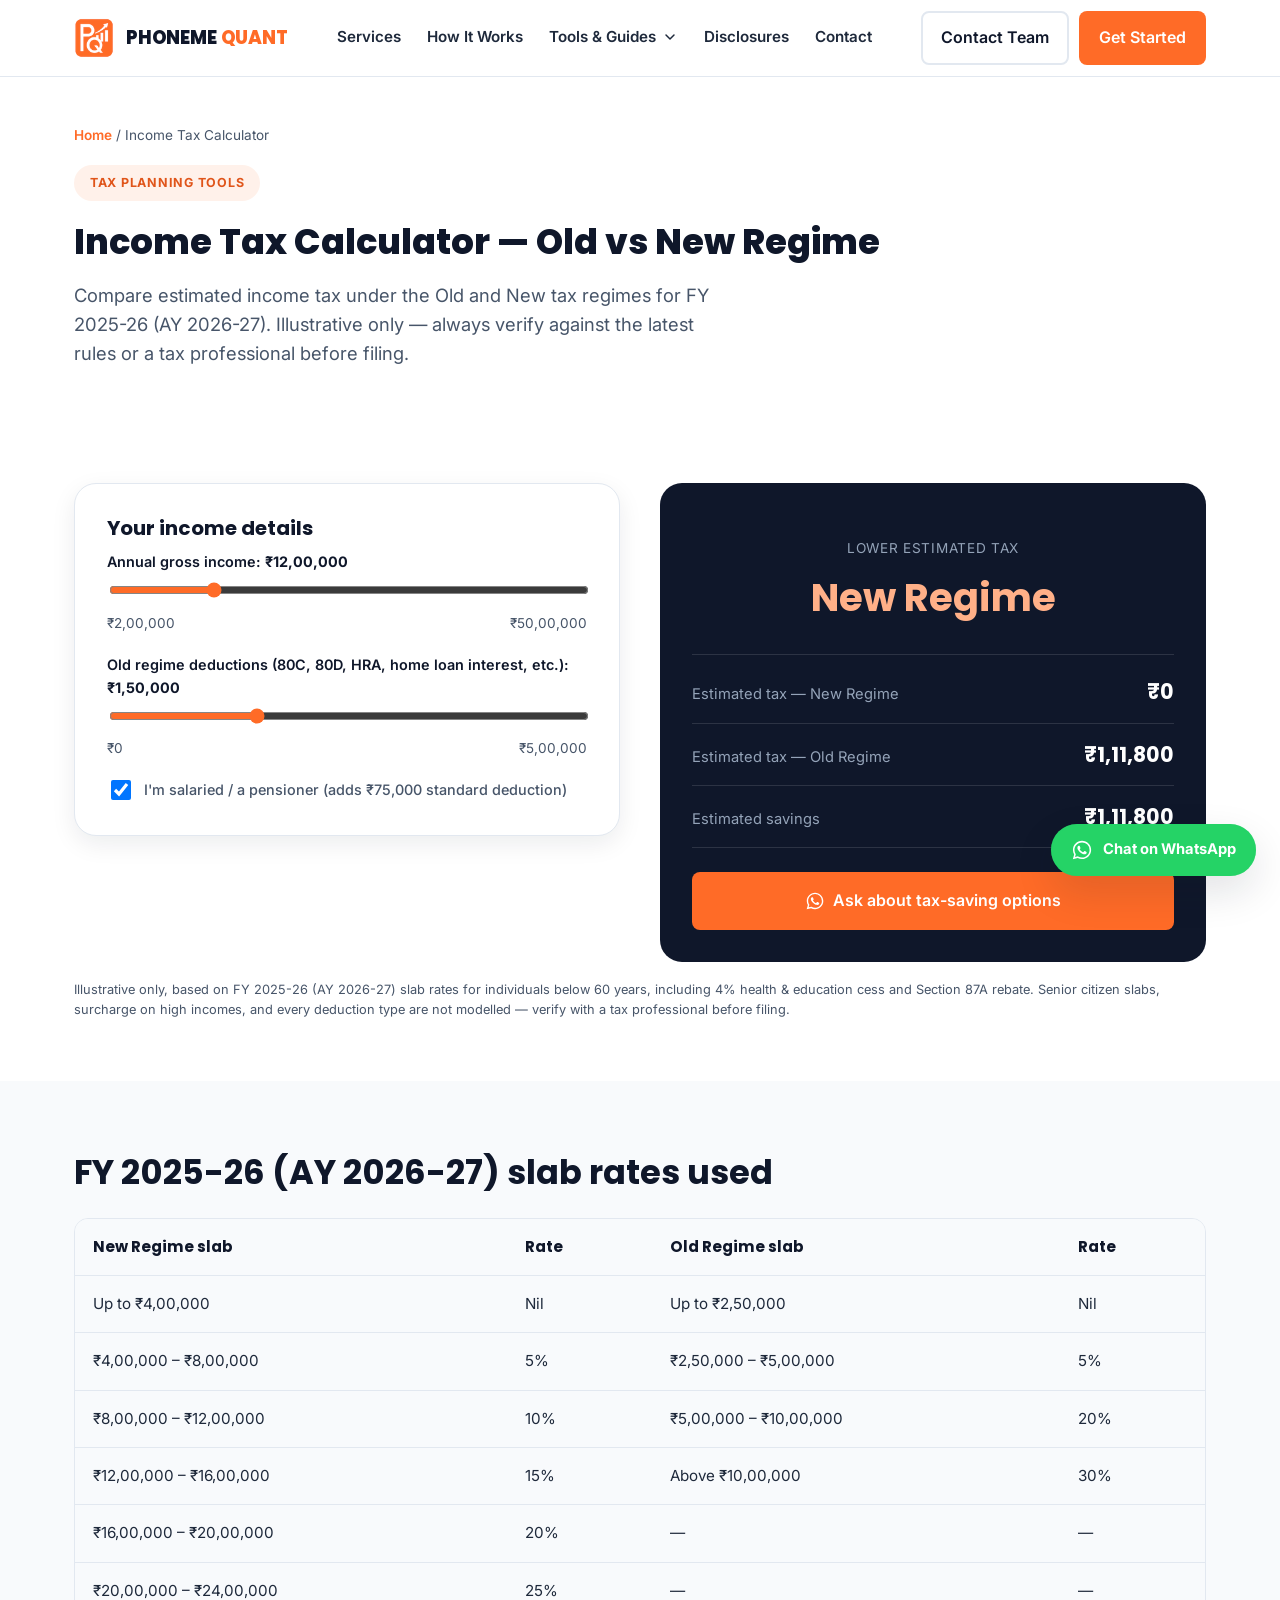
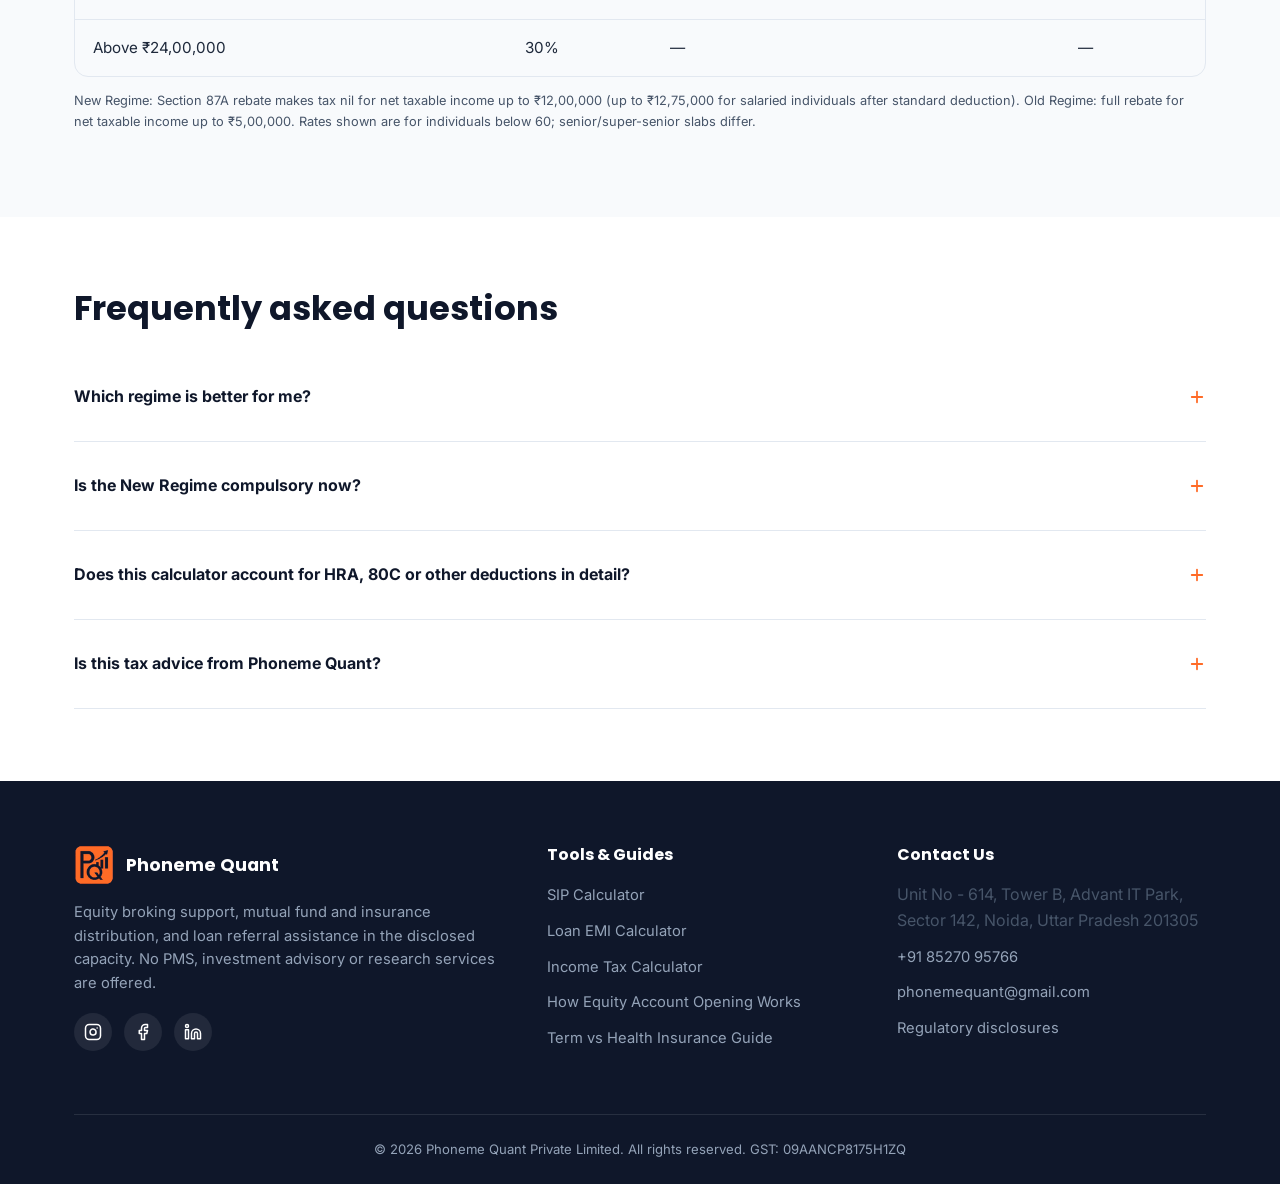
<file: income-tax-calculator.html>
<!DOCTYPE html>
<html lang="en">
<head>
  <meta charset="UTF-8" />
  <meta name="viewport" content="width=device-width, initial-scale=1.0" />
  <title>Income Tax Calculator: Old vs New Regime FY 2025-26 | Phoneme Quant</title>
  <meta name="description" content="Compare estimated income tax under the Old and New tax regimes for FY 2025-26 (AY 2026-27) with this free, illustrative calculator." />
  <link rel="canonical" href="https://phonemequant.com/income-tax-calculator.html" />
  <meta name="robots" content="index, follow" />
  <link rel="icon" type="image/png" sizes="32x32" href="assets/favicon-32.png" />
  <link rel="icon" type="image/png" sizes="16x16" href="assets/favicon-16.png" />
  <link rel="apple-touch-icon" href="assets/apple-touch-icon.png" />
  <meta property="og:type" content="website" />
  <meta property="og:site_name" content="Phoneme Quant" />
  <meta property="og:title" content="Income Tax Calculator: Old vs New Regime FY 2025-26 | Phoneme Quant" />
  <meta property="og:description" content="Compare estimated income tax under the Old and New tax regimes for FY 2025-26 (AY 2026-27) with this free, illustrative calculator." />
  <meta property="og:url" content="https://phonemequant.com/income-tax-calculator.html" />
  <meta property="og:image" content="https://phonemequant.com/assets/phonemequant-mark-512.png" />
  <meta name="twitter:card" content="summary" />
  <meta name="twitter:title" content="Income Tax Calculator: Old vs New Regime FY 2025-26 | Phoneme Quant" />
  <meta name="twitter:description" content="Compare estimated income tax under the Old and New tax regimes for FY 2025-26 (AY 2026-27) with this free, illustrative calculator." />
  <link rel="preconnect" href="https://fonts.googleapis.com" />
  <link rel="preconnect" href="https://fonts.gstatic.com" crossorigin />
  <link href="https://fonts.googleapis.com/css2?family=Inter:wght@400;500;600;700&family=Poppins:wght@600;700;800&display=swap" rel="stylesheet" />
  <link rel="stylesheet" href="assets/styles.css" />
  <script src="assets/calc-tax.js" defer></script>
  <script type="application/ld+json">
{
  "@context": "https://schema.org",
  "@type": "FAQPage",
  "mainEntity": [
    {
      "@type": "Question",
      "name": "Which regime is better for me?",
      "acceptedAnswer": { "@type": "Answer", "text": "It depends on how many deductions and exemptions you claim (like HRA, 80C, home loan interest, health insurance premium). Broadly, the New Regime tends to suit people with few deductions, while the Old Regime can work out better if you claim substantial 80C/80D/HRA benefits. Run both numbers above and compare." }
    },
    {
      "@type": "Question",
      "name": "Is the New Regime compulsory now?",
      "acceptedAnswer": { "@type": "Answer", "text": "The New Regime is the default regime for FY 2025-26 (AY 2026-27), but eligible taxpayers can still opt for the Old Regime when filing, subject to the applicable conditions and timelines." }
    },
    {
      "@type": "Question",
      "name": "Does this calculator account for HRA, 80C or other deductions in detail?",
      "acceptedAnswer": { "@type": "Answer", "text": "No — it's a simplified illustration using the standard deduction (for salaried/pensioners) and a single deductions figure you enter for the Old Regime. For an exact number, use the income tax department's official calculator or a tax professional, especially if your income has multiple components." }
    },
    {
      "@type": "Question",
      "name": "Is this tax advice from Phoneme Quant?",
      "acceptedAnswer": { "@type": "Answer", "text": "No. This is an educational, illustrative calculator only. Phoneme Quant is a distribution and referral business, not a tax advisor, and this tool does not account for every deduction, exemption or edge case in your specific situation." }
    }
  ]
}
</script>
</head>
<body>
  <a class="skip-link" href="#main">Skip to content</a>
  <header class="site-header">
    <div class="container nav-row">
      <a class="brand" href="index.html" aria-label="Phoneme Quant home">
        <img src="assets/phonemequant-mark-64.png" alt="Phoneme Quant logo" width="40" height="40" />
        <span class="brand-text">PHONEME <span>QUANT</span></span>
      </a>
      <nav class="nav-links" aria-label="Primary">
        <a href="index.html#services">Services</a>
        <a href="index.html#how-it-works">How It Works</a>
        <div class="nav-dropdown">
          <a href="#" onclick="return false;" aria-haspopup="true">Tools &amp; Guides <svg viewBox="0 0 24 24" fill="none" stroke="currentColor" stroke-width="2.2" stroke-linecap="round" stroke-linejoin="round"><polyline points="6 9 12 15 18 9"></polyline></svg></a>
          <div class="nav-dropdown-panel">
              <a href="sip-calculator.html"><strong>SIP Calculator</strong><small>Estimate mutual fund SIP returns</small></a>
              <a href="emi-calculator.html"><strong>Loan EMI Calculator</strong><small>Personal, home & car loan EMI</small></a>
              <a href="income-tax-calculator.html"><strong>Income Tax Calculator</strong><small>Old vs New regime, FY 2025-26</small></a>
              <a href="equity-account-opening.html"><strong>How Equity Account Opening Works</strong><small>Step-by-step via Kotak Neo</small></a>
              <a href="insurance-guide.html"><strong>Term vs Health Insurance Guide</strong><small>Plain-language starter guide</small></a>
          </div>
        </div>
        <a href="index.html#disclosures">Disclosures</a>
        <a href="index.html#contact">Contact</a>
      </nav>
      <div class="nav-cta">
        <a class="btn btn-outline" href="index.html#contact">Contact Team</a>
        <a class="btn btn-primary" href="index.html#contact">Get Started</a>
        <button class="menu-toggle" aria-label="Toggle menu" aria-expanded="false"><svg viewBox="0 0 24 24" fill="none" stroke="currentColor" stroke-width="2.2" stroke-linecap="round" stroke-linejoin="round"><line x1="3" y1="6" x2="21" y2="6"></line><line x1="3" y1="12" x2="21" y2="12"></line><line x1="3" y1="18" x2="21" y2="18"></line></svg></button>
      </div>
    </div>
    <div class="container mobile-panel">
      <a href="index.html#services">Services</a>
      <a href="index.html#how-it-works">How It Works</a>
      <a href="sip-calculator.html">SIP Calculator</a>
      <a href="emi-calculator.html">Loan EMI Calculator</a>
      <a href="income-tax-calculator.html">Income Tax Calculator</a>
      <a href="equity-account-opening.html">How Equity Account Opening Works</a>
      <a href="insurance-guide.html">Term vs Health Insurance Guide</a>
      <a href="index.html#disclosures">Disclosures</a>
      <a href="index.html#contact">Contact</a>
    </div>
  </header>
  <main id="main">
    
  <section class="section-tight">
    <div class="container">
      <p class="breadcrumb"><a href="index.html">Home</a> / Income Tax Calculator</p>
      <span class="eyebrow">Tax Planning Tools</span>
      <h1 style="font-size:2.2rem;">Income Tax Calculator — Old vs New Regime</h1>
      <p class="lede">Compare estimated income tax under the Old and New tax regimes for FY 2025-26 (AY 2026-27). Illustrative only — always verify against the latest rules or a tax professional before filing.</p>
    </div>
  </section>

  <section class="section-tight">
    <div class="container">
      <div class="calc-wrap">
        <div class="calc-panel">
          <h3>Your income details</h3>
          <div class="form-grid">
            <div>
              <label for="tax-income">Annual gross income: <strong id="tax-income-val">₹12,00,000</strong></label>
              <input type="range" id="tax-income" min="200000" max="5000000" step="10000" value="1200000" />
              <div class="range-row"><span>₹2,00,000</span><span>₹50,00,000</span></div>
            </div>
            <div>
              <label for="tax-deductions">Old regime deductions (80C, 80D, HRA, home loan interest, etc.): <strong id="tax-deductions-val">₹1,50,000</strong></label>
              <input type="range" id="tax-deductions" min="0" max="500000" step="5000" value="150000" />
              <div class="range-row"><span>₹0</span><span>₹5,00,000</span></div>
            </div>
            <div class="checkbox-row">
              <input type="checkbox" id="tax-salaried" checked />
              <label for="tax-salaried">I'm salaried / a pensioner (adds ₹75,000 standard deduction)</label>
            </div>
          </div>
        </div>
        <div class="calc-result">
          <div class="result-hero">
            <span>Lower Estimated Tax</span>
            <strong id="tax-winner">New Regime</strong>
          </div>
          <div class="result-row"><span>Estimated tax — New Regime</span><strong id="tax-new">₹0</strong></div>
          <div class="result-row"><span>Estimated tax — Old Regime</span><strong id="tax-old">₹0</strong></div>
          <div class="result-row"><span>Estimated savings</span><strong id="tax-savings">₹0</strong></div>
          <a class="btn btn-primary btn-block" style="margin-top:24px;" href="https://wa.me/918527095766?text=Hello%20Phoneme%20Quant%2C%20I%27d%20like%20help%20with%20tax-saving%20mutual%20funds%20or%20insurance." target="_blank" rel="noopener"><svg viewBox="0 0 24 24" fill="currentColor"><path d="M12.04 2C6.58 2 2.13 6.45 2.13 11.91c0 1.75.46 3.45 1.32 4.95L2 22l5.28-1.39a9.9 9.9 0 0 0 4.76 1.21h.01c5.46 0 9.91-4.45 9.91-9.91C21.96 6.45 17.5 2 12.04 2zm0 18.15h-.01a8.2 8.2 0 0 1-4.19-1.15l-.3-.18-3.13.82.84-3.05-.2-.31a8.17 8.17 0 0 1-1.26-4.37c0-4.53 3.69-8.22 8.25-8.22 2.2 0 4.27.86 5.82 2.42a8.17 8.17 0 0 1 2.41 5.81c0 4.53-3.69 8.23-8.23 8.23zm4.52-6.16c-.25-.12-1.47-.72-1.7-.81-.23-.08-.39-.12-.56.13-.17.25-.64.81-.78.97-.14.17-.29.19-.54.06-.25-.12-1.04-.38-1.98-1.22-.73-.65-1.23-1.46-1.37-1.71-.14-.25-.02-.38.11-.51.11-.11.25-.29.37-.43.12-.14.16-.25.25-.41.08-.17.04-.31-.02-.43-.06-.12-.56-1.35-.77-1.85-.2-.48-.41-.42-.56-.43h-.48c-.17 0-.43.06-.66.31s-.87.85-.87 2.08.89 2.41 1.02 2.58c.12.17 1.75 2.67 4.24 3.74.59.26 1.05.41 1.41.52.59.19 1.13.16 1.55.1.47-.07 1.47-.6 1.67-1.18.21-.58.21-1.08.14-1.18-.06-.11-.23-.17-.48-.29z"/></svg> Ask about tax-saving options</a>
        </div>
      </div>
      <p class="field-hint" style="margin-top:18px;">Illustrative only, based on FY 2025-26 (AY 2026-27) slab rates for individuals below 60 years, including 4% health &amp; education cess and Section 87A rebate. Senior citizen slabs, surcharge on high incomes, and every deduction type are not modelled — verify with a tax professional before filing.</p>
    </div>
  </section>

  <section class="section section-alt">
    <div class="container">
      <h2 style="margin-bottom:24px;">FY 2025-26 (AY 2026-27) slab rates used</h2>
      <div class="table-wrap">
        <table>
          <thead><tr><th>New Regime slab</th><th>Rate</th><th>Old Regime slab</th><th>Rate</th></tr></thead>
          <tbody>
            <tr><td>Up to ₹4,00,000</td><td>Nil</td><td>Up to ₹2,50,000</td><td>Nil</td></tr>
            <tr><td>₹4,00,000 – ₹8,00,000</td><td>5%</td><td>₹2,50,000 – ₹5,00,000</td><td>5%</td></tr>
            <tr><td>₹8,00,000 – ₹12,00,000</td><td>10%</td><td>₹5,00,000 – ₹10,00,000</td><td>20%</td></tr>
            <tr><td>₹12,00,000 – ₹16,00,000</td><td>15%</td><td>Above ₹10,00,000</td><td>30%</td></tr>
            <tr><td>₹16,00,000 – ₹20,00,000</td><td>20%</td><td>—</td><td>—</td></tr>
            <tr><td>₹20,00,000 – ₹24,00,000</td><td>25%</td><td>—</td><td>—</td></tr>
            <tr><td>Above ₹24,00,000</td><td>30%</td><td>—</td><td>—</td></tr>
          </tbody>
        </table>
      </div>
      <p class="field-hint" style="margin-top:14px;">New Regime: Section 87A rebate makes tax nil for net taxable income up to ₹12,00,000 (up to ₹12,75,000 for salaried individuals after standard deduction). Old Regime: full rebate for net taxable income up to ₹5,00,000. Rates shown are for individuals below 60; senior/super-senior slabs differ.</p>
    </div>
  </section>

  <section class="section">
    <div class="container">
      <h2 style="margin-bottom:24px;">Frequently asked questions</h2>
      <div>
        
        <div class="faq-item">
          <div class="faq-q" tabindex="0" role="button" aria-controls="faq-0">Which regime is better for me? <svg viewBox="0 0 24 24" fill="none" stroke="currentColor" stroke-width="2.4" stroke-linecap="round" stroke-linejoin="round"><line x1="12" y1="5" x2="12" y2="19"></line><line x1="5" y1="12" x2="19" y2="12"></line></svg></div>
          <div class="faq-a" id="faq-0"><p>It depends on how many deductions and exemptions you claim (like HRA, 80C, home loan interest, health insurance premium). Broadly, the New Regime tends to suit people with few deductions, while the Old Regime can work out better if you claim substantial 80C/80D/HRA benefits. Run both numbers above and compare.</p></div>
        </div>
        
        <div class="faq-item">
          <div class="faq-q" tabindex="0" role="button" aria-controls="faq-1">Is the New Regime compulsory now? <svg viewBox="0 0 24 24" fill="none" stroke="currentColor" stroke-width="2.4" stroke-linecap="round" stroke-linejoin="round"><line x1="12" y1="5" x2="12" y2="19"></line><line x1="5" y1="12" x2="19" y2="12"></line></svg></div>
          <div class="faq-a" id="faq-1"><p>The New Regime is the default regime for FY 2025-26 (AY 2026-27), but eligible taxpayers can still opt for the Old Regime when filing, subject to the applicable conditions and timelines.</p></div>
        </div>
        
        <div class="faq-item">
          <div class="faq-q" tabindex="0" role="button" aria-controls="faq-2">Does this calculator account for HRA, 80C or other deductions in detail? <svg viewBox="0 0 24 24" fill="none" stroke="currentColor" stroke-width="2.4" stroke-linecap="round" stroke-linejoin="round"><line x1="12" y1="5" x2="12" y2="19"></line><line x1="5" y1="12" x2="19" y2="12"></line></svg></div>
          <div class="faq-a" id="faq-2"><p>No — it's a simplified illustration using the standard deduction (for salaried/pensioners) and a single deductions figure you enter for the Old Regime. For an exact number, use the income tax department's official calculator or a tax professional, especially if your income has multiple components.</p></div>
        </div>
        
        <div class="faq-item">
          <div class="faq-q" tabindex="0" role="button" aria-controls="faq-3">Is this tax advice from Phoneme Quant? <svg viewBox="0 0 24 24" fill="none" stroke="currentColor" stroke-width="2.4" stroke-linecap="round" stroke-linejoin="round"><line x1="12" y1="5" x2="12" y2="19"></line><line x1="5" y1="12" x2="19" y2="12"></line></svg></div>
          <div class="faq-a" id="faq-3"><p>No. This is an educational, illustrative calculator only. Phoneme Quant is a distribution and referral business, not a tax advisor, and this tool does not account for every deduction, exemption or edge case in your specific situation.</p></div>
        </div>
      </div>
    </div>
  </section>
  
  </main>
  <footer class="site-footer">
    <div class="container">
      <div class="footer-grid">
        <div>
          <div class="footer-logo">
            <img src="assets/phonemequant-mark-64.png" alt="Phoneme Quant logo" width="40" height="40" />
            <strong>Phoneme Quant</strong>
          </div>
          <p>Equity broking support, mutual fund and insurance distribution, and loan referral assistance in the disclosed capacity. No PMS, investment advisory or research services are offered.</p>
          <div class="footer-social">
            <a href="https://instagram.com" aria-label="Phoneme Quant on Instagram" target="_blank" rel="noopener"><svg viewBox="0 0 24 24" fill="none" stroke="currentColor" stroke-width="2" stroke-linecap="round" stroke-linejoin="round"><rect x="2" y="2" width="20" height="20" rx="5"></rect><path d="M16 11.37a4 4 0 1 1-7.914 1.174A4 4 0 0 1 16 11.37z"></path><line x1="17.5" y1="6.5" x2="17.51" y2="6.5"></line></svg></a>
            <a href="https://facebook.com" aria-label="Phoneme Quant on Facebook" target="_blank" rel="noopener"><svg viewBox="0 0 24 24" fill="none" stroke="currentColor" stroke-width="2" stroke-linecap="round" stroke-linejoin="round"><path d="M18 2h-3a5 5 0 0 0-5 5v3H7v4h3v8h4v-8h3l1-4h-4V7a1 1 0 0 1 1-1h3z"></path></svg></a>
            <a href="https://linkedin.com" aria-label="Phoneme Quant on LinkedIn" target="_blank" rel="noopener"><svg viewBox="0 0 24 24" fill="none" stroke="currentColor" stroke-width="2" stroke-linecap="round" stroke-linejoin="round"><path d="M16 8a6 6 0 0 1 6 6v7h-4v-7a2 2 0 0 0-2-2 2 2 0 0 0-2 2v7h-4v-7a6 6 0 0 1 6-6z"></path><rect x="2" y="9" width="4" height="12"></rect><circle cx="4" cy="4" r="2"></circle></svg></a>
          </div>
        </div>
        <div>
          <h4>Tools &amp; Guides</h4>
          <ul>
            <li><a href="sip-calculator.html">SIP Calculator</a></li>
            <li><a href="emi-calculator.html">Loan EMI Calculator</a></li>
            <li><a href="income-tax-calculator.html">Income Tax Calculator</a></li>
            <li><a href="equity-account-opening.html">How Equity Account Opening Works</a></li>
            <li><a href="insurance-guide.html">Term vs Health Insurance Guide</a></li>
          </ul>
        </div>
        <div>
          <h4>Contact Us</h4>
          <ul>
            <li>Unit No - 614, Tower B, Advant IT Park, Sector 142, Noida, Uttar Pradesh 201305</li>
            <li><a href="tel:+918527095766">+91 85270 95766</a></li>
            <li><a href="mailto:phonemequant@gmail.com">phonemequant@gmail.com</a></li>
            <li><a href="index.html#disclosures">Regulatory disclosures</a></li>
          </ul>
        </div>
      </div>
      <div class="footer-bottom">
        © 2026 Phoneme Quant Private Limited. All rights reserved. GST: 09AANCP8175H1ZQ
      </div>
    </div>
  </footer>
  <a class="float-cta" href="https://wa.me/918527095766?text=Hello%20Phoneme%20Quant%2C%20I%20have%20a%20query." target="_blank" rel="noopener" aria-label="Chat with Phoneme Quant on WhatsApp">
    <svg viewBox="0 0 24 24" fill="currentColor"><path d="M12.04 2C6.58 2 2.13 6.45 2.13 11.91c0 1.75.46 3.45 1.32 4.95L2 22l5.28-1.39a9.9 9.9 0 0 0 4.76 1.21h.01c5.46 0 9.91-4.45 9.91-9.91C21.96 6.45 17.5 2 12.04 2zm0 18.15h-.01a8.2 8.2 0 0 1-4.19-1.15l-.3-.18-3.13.82.84-3.05-.2-.31a8.17 8.17 0 0 1-1.26-4.37c0-4.53 3.69-8.22 8.25-8.22 2.2 0 4.27.86 5.82 2.42a8.17 8.17 0 0 1 2.41 5.81c0 4.53-3.69 8.23-8.23 8.23zm4.52-6.16c-.25-.12-1.47-.72-1.7-.81-.23-.08-.39-.12-.56.13-.17.25-.64.81-.78.97-.14.17-.29.19-.54.06-.25-.12-1.04-.38-1.98-1.22-.73-.65-1.23-1.46-1.37-1.71-.14-.25-.02-.38.11-.51.11-.11.25-.29.37-.43.12-.14.16-.25.25-.41.08-.17.04-.31-.02-.43-.06-.12-.56-1.35-.77-1.85-.2-.48-.41-.42-.56-.43h-.48c-.17 0-.43.06-.66.31s-.87.85-.87 2.08.89 2.41 1.02 2.58c.12.17 1.75 2.67 4.24 3.74.59.26 1.05.41 1.41.52.59.19 1.13.16 1.55.1.47-.07 1.47-.6 1.67-1.18.21-.58.21-1.08.14-1.18-.06-.11-.23-.17-.48-.29z"/></svg> <span>Chat on WhatsApp</span>
  </a>
  <script src="assets/main.js" defer></script>
</body>
</html>
</file>
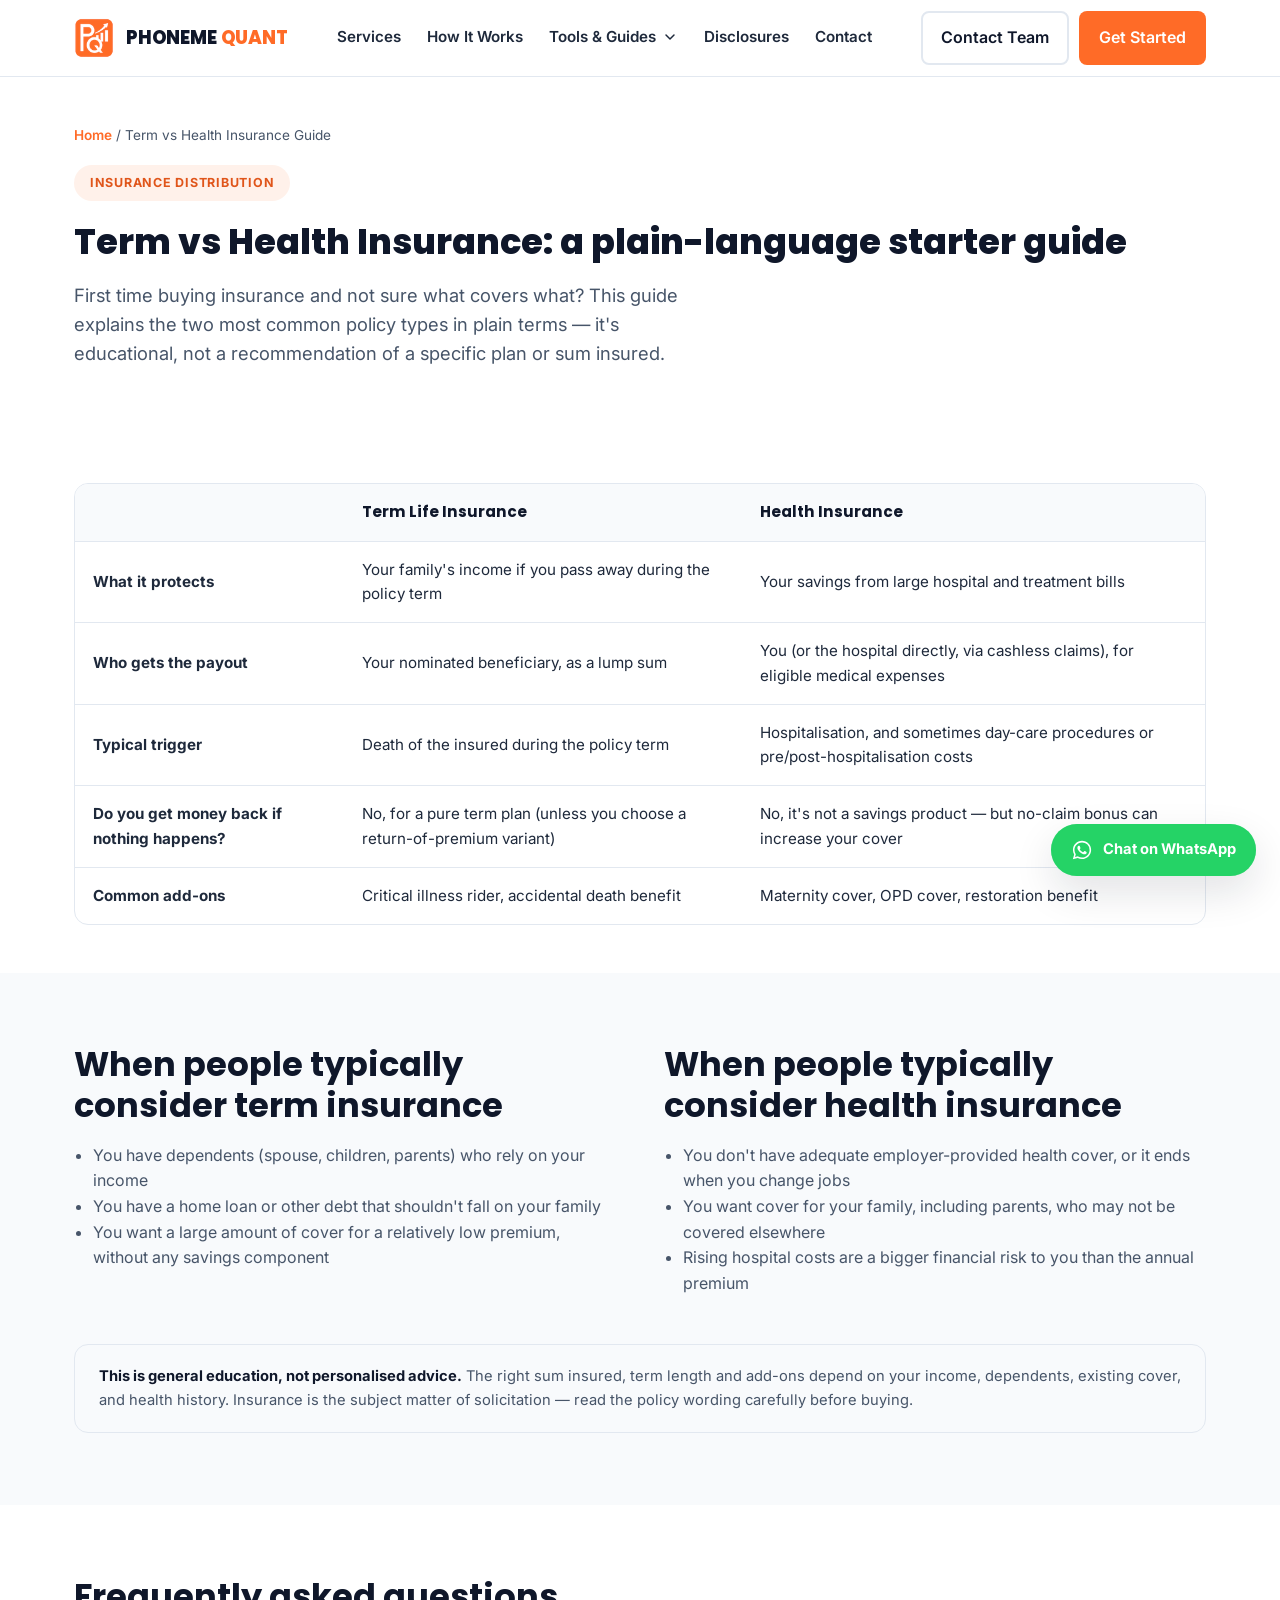
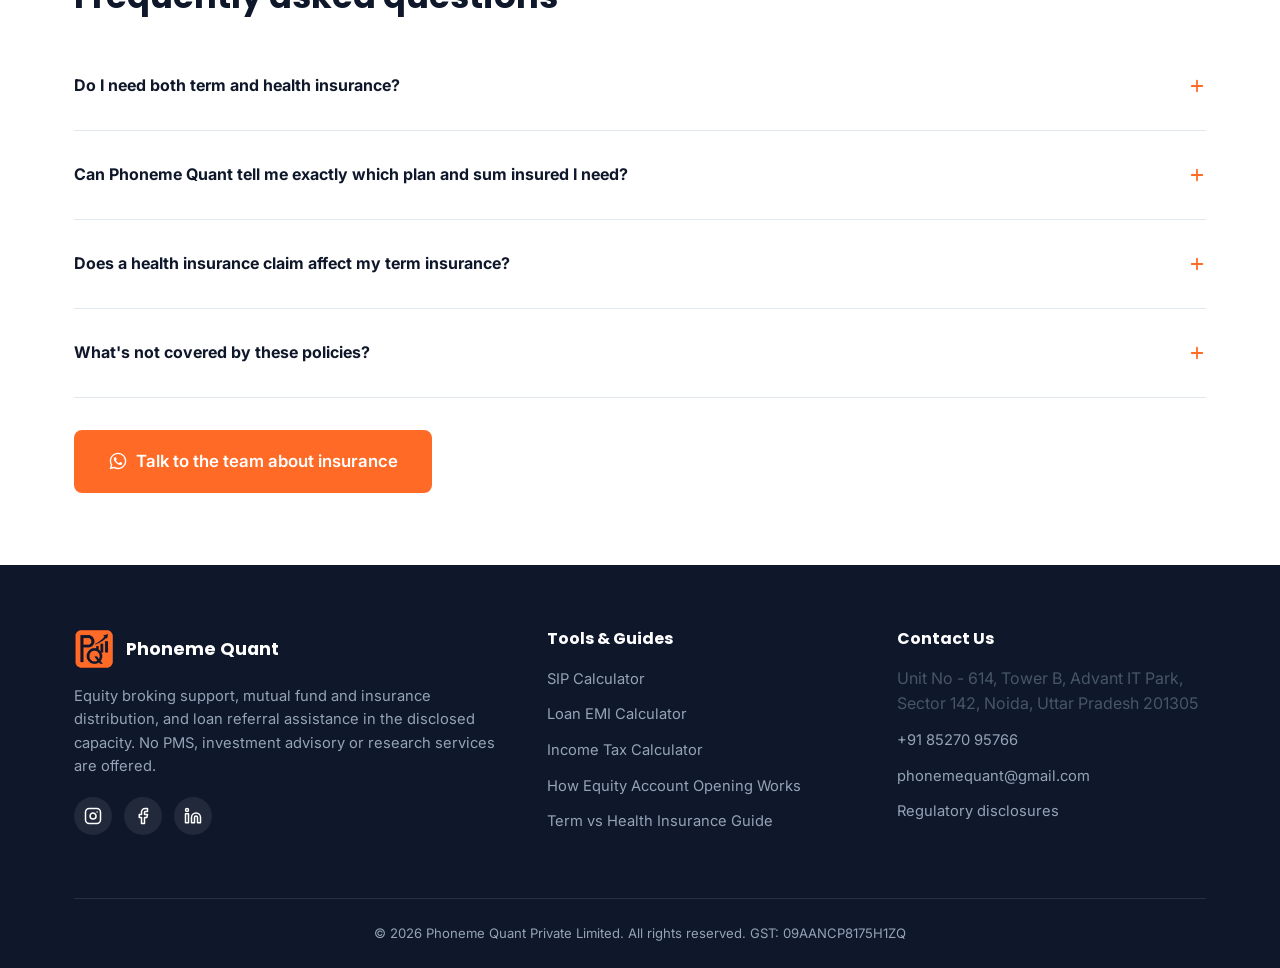
<file: insurance-guide.html>
<!DOCTYPE html>
<html lang="en">
<head>
  <meta charset="UTF-8" />
  <meta name="viewport" content="width=device-width, initial-scale=1.0" />
  <title>Term vs Health Insurance: A Starter Guide | Phoneme Quant</title>
  <meta name="description" content="A plain-language guide comparing term life insurance and health insurance — what each covers, and how to think about which you need." />
  <link rel="canonical" href="https://phonemequant.com/insurance-guide.html" />
  <meta name="robots" content="index, follow" />
  <link rel="icon" type="image/png" sizes="32x32" href="assets/favicon-32.png" />
  <link rel="icon" type="image/png" sizes="16x16" href="assets/favicon-16.png" />
  <link rel="apple-touch-icon" href="assets/apple-touch-icon.png" />
  <meta property="og:type" content="website" />
  <meta property="og:site_name" content="Phoneme Quant" />
  <meta property="og:title" content="Term vs Health Insurance: A Starter Guide | Phoneme Quant" />
  <meta property="og:description" content="A plain-language guide comparing term life insurance and health insurance — what each covers, and how to think about which you need." />
  <meta property="og:url" content="https://phonemequant.com/insurance-guide.html" />
  <meta property="og:image" content="https://phonemequant.com/assets/phonemequant-mark-512.png" />
  <meta name="twitter:card" content="summary" />
  <meta name="twitter:title" content="Term vs Health Insurance: A Starter Guide | Phoneme Quant" />
  <meta name="twitter:description" content="A plain-language guide comparing term life insurance and health insurance — what each covers, and how to think about which you need." />
  <link rel="preconnect" href="https://fonts.googleapis.com" />
  <link rel="preconnect" href="https://fonts.gstatic.com" crossorigin />
  <link href="https://fonts.googleapis.com/css2?family=Inter:wght@400;500;600;700&family=Poppins:wght@600;700;800&display=swap" rel="stylesheet" />
  <link rel="stylesheet" href="assets/styles.css" />
  
  <script type="application/ld+json">
{
  "@context": "https://schema.org",
  "@type": "FAQPage",
  "mainEntity": [
    {
      "@type": "Question",
      "name": "Do I need both term and health insurance?",
      "acceptedAnswer": { "@type": "Answer", "text": "For most people, yes — they cover different risks. Term insurance protects your family's income if you're no longer around; health insurance protects your savings from a large medical bill while you're alive. They aren't substitutes for each other." }
    },
    {
      "@type": "Question",
      "name": "Can Phoneme Quant tell me exactly which plan and sum insured I need?",
      "acceptedAnswer": { "@type": "Answer", "text": "No. This guide is educational only. Phoneme Quant distributes insurance through NJ Insurance Brokers Private Limited (Certificate No. POSPN72044) but does not provide personalised advice on which specific plan or amount suits you — that's a conversation to have directly when comparing plans, informed by your own income, dependents and existing cover." }
    },
    {
      "@type": "Question",
      "name": "Does a health insurance claim affect my term insurance?",
      "acceptedAnswer": { "@type": "Answer", "text": "No, they're independent policies from a claims perspective, though insurers may ask about your overall health history when you apply for either." }
    },
    {
      "@type": "Question",
      "name": "What's not covered by these policies?",
      "acceptedAnswer": { "@type": "Answer", "text": "Every policy has specific exclusions (like pre-existing conditions during a waiting period, or certain causes of death for term plans) — always read the policy wording and exclusions before buying, not just the marketing summary." }
    }
  ]
}
</script>
</head>
<body>
  <a class="skip-link" href="#main">Skip to content</a>
  <header class="site-header">
    <div class="container nav-row">
      <a class="brand" href="index.html" aria-label="Phoneme Quant home">
        <img src="assets/phonemequant-mark-64.png" alt="Phoneme Quant logo" width="40" height="40" />
        <span class="brand-text">PHONEME <span>QUANT</span></span>
      </a>
      <nav class="nav-links" aria-label="Primary">
        <a href="index.html#services">Services</a>
        <a href="index.html#how-it-works">How It Works</a>
        <div class="nav-dropdown">
          <a href="#" onclick="return false;" aria-haspopup="true">Tools &amp; Guides <svg viewBox="0 0 24 24" fill="none" stroke="currentColor" stroke-width="2.2" stroke-linecap="round" stroke-linejoin="round"><polyline points="6 9 12 15 18 9"></polyline></svg></a>
          <div class="nav-dropdown-panel">
              <a href="sip-calculator.html"><strong>SIP Calculator</strong><small>Estimate mutual fund SIP returns</small></a>
              <a href="emi-calculator.html"><strong>Loan EMI Calculator</strong><small>Personal, home & car loan EMI</small></a>
              <a href="income-tax-calculator.html"><strong>Income Tax Calculator</strong><small>Old vs New regime, FY 2025-26</small></a>
              <a href="equity-account-opening.html"><strong>How Equity Account Opening Works</strong><small>Step-by-step via Kotak Neo</small></a>
              <a href="insurance-guide.html"><strong>Term vs Health Insurance Guide</strong><small>Plain-language starter guide</small></a>
          </div>
        </div>
        <a href="index.html#disclosures">Disclosures</a>
        <a href="index.html#contact">Contact</a>
      </nav>
      <div class="nav-cta">
        <a class="btn btn-outline" href="index.html#contact">Contact Team</a>
        <a class="btn btn-primary" href="index.html#contact">Get Started</a>
        <button class="menu-toggle" aria-label="Toggle menu" aria-expanded="false"><svg viewBox="0 0 24 24" fill="none" stroke="currentColor" stroke-width="2.2" stroke-linecap="round" stroke-linejoin="round"><line x1="3" y1="6" x2="21" y2="6"></line><line x1="3" y1="12" x2="21" y2="12"></line><line x1="3" y1="18" x2="21" y2="18"></line></svg></button>
      </div>
    </div>
    <div class="container mobile-panel">
      <a href="index.html#services">Services</a>
      <a href="index.html#how-it-works">How It Works</a>
      <a href="sip-calculator.html">SIP Calculator</a>
      <a href="emi-calculator.html">Loan EMI Calculator</a>
      <a href="income-tax-calculator.html">Income Tax Calculator</a>
      <a href="equity-account-opening.html">How Equity Account Opening Works</a>
      <a href="insurance-guide.html">Term vs Health Insurance Guide</a>
      <a href="index.html#disclosures">Disclosures</a>
      <a href="index.html#contact">Contact</a>
    </div>
  </header>
  <main id="main">
    
  <section class="section-tight">
    <div class="container">
      <p class="breadcrumb"><a href="index.html">Home</a> / Term vs Health Insurance Guide</p>
      <span class="eyebrow">Insurance Distribution</span>
      <h1 style="font-size:2.2rem;">Term vs Health Insurance: a plain-language starter guide</h1>
      <p class="lede">First time buying insurance and not sure what covers what? This guide explains the two most common policy types in plain terms — it's educational, not a recommendation of a specific plan or sum insured.</p>
    </div>
  </section>

  <section class="section-tight">
    <div class="container">
      <div class="table-wrap">
        <table>
          <thead><tr><th></th><th>Term Life Insurance</th><th>Health Insurance</th></tr></thead>
          <tbody>
            <tr><td><strong>What it protects</strong></td><td>Your family's income if you pass away during the policy term</td><td>Your savings from large hospital and treatment bills</td></tr>
            <tr><td><strong>Who gets the payout</strong></td><td>Your nominated beneficiary, as a lump sum</td><td>You (or the hospital directly, via cashless claims), for eligible medical expenses</td></tr>
            <tr><td><strong>Typical trigger</strong></td><td>Death of the insured during the policy term</td><td>Hospitalisation, and sometimes day-care procedures or pre/post-hospitalisation costs</td></tr>
            <tr><td><strong>Do you get money back if nothing happens?</strong></td><td>No, for a pure term plan (unless you choose a return-of-premium variant)</td><td>No, it's not a savings product — but no-claim bonus can increase your cover</td></tr>
            <tr><td><strong>Common add-ons</strong></td><td>Critical illness rider, accidental death benefit</td><td>Maternity cover, OPD cover, restoration benefit</td></tr>
          </tbody>
        </table>
      </div>
    </div>
  </section>

  <section class="section section-alt">
    <div class="container">
      <div class="grid grid-2" style="gap:48px;">
        <div>
          <h2>When people typically consider term insurance</h2>
          <ul>
            <li>You have dependents (spouse, children, parents) who rely on your income</li>
            <li>You have a home loan or other debt that shouldn't fall on your family</li>
            <li>You want a large amount of cover for a relatively low premium, without any savings component</li>
          </ul>
        </div>
        <div>
          <h2>When people typically consider health insurance</h2>
          <ul>
            <li>You don't have adequate employer-provided health cover, or it ends when you change jobs</li>
            <li>You want cover for your family, including parents, who may not be covered elsewhere</li>
            <li>Rising hospital costs are a bigger financial risk to you than the annual premium</li>
          </ul>
        </div>
      </div>
      <div class="note-box" style="margin-top:32px;">
        <strong>This is general education, not personalised advice.</strong> The right sum insured, term length and add-ons depend on your income, dependents, existing cover, and health history. Insurance is the subject matter of solicitation — read the policy wording carefully before buying.
      </div>
    </div>
  </section>

  <section class="section">
    <div class="container">
      <h2 style="margin-bottom:24px;">Frequently asked questions</h2>
      <div>
        
        <div class="faq-item">
          <div class="faq-q" tabindex="0" role="button" aria-controls="faq-0">Do I need both term and health insurance? <svg viewBox="0 0 24 24" fill="none" stroke="currentColor" stroke-width="2.4" stroke-linecap="round" stroke-linejoin="round"><line x1="12" y1="5" x2="12" y2="19"></line><line x1="5" y1="12" x2="19" y2="12"></line></svg></div>
          <div class="faq-a" id="faq-0"><p>For most people, yes — they cover different risks. Term insurance protects your family's income if you're no longer around; health insurance protects your savings from a large medical bill while you're alive. They aren't substitutes for each other.</p></div>
        </div>
        
        <div class="faq-item">
          <div class="faq-q" tabindex="0" role="button" aria-controls="faq-1">Can Phoneme Quant tell me exactly which plan and sum insured I need? <svg viewBox="0 0 24 24" fill="none" stroke="currentColor" stroke-width="2.4" stroke-linecap="round" stroke-linejoin="round"><line x1="12" y1="5" x2="12" y2="19"></line><line x1="5" y1="12" x2="19" y2="12"></line></svg></div>
          <div class="faq-a" id="faq-1"><p>No. This guide is educational only. Phoneme Quant distributes insurance through NJ Insurance Brokers Private Limited (Certificate No. POSPN72044) but does not provide personalised advice on which specific plan or amount suits you — that's a conversation to have directly when comparing plans, informed by your own income, dependents and existing cover.</p></div>
        </div>
        
        <div class="faq-item">
          <div class="faq-q" tabindex="0" role="button" aria-controls="faq-2">Does a health insurance claim affect my term insurance? <svg viewBox="0 0 24 24" fill="none" stroke="currentColor" stroke-width="2.4" stroke-linecap="round" stroke-linejoin="round"><line x1="12" y1="5" x2="12" y2="19"></line><line x1="5" y1="12" x2="19" y2="12"></line></svg></div>
          <div class="faq-a" id="faq-2"><p>No, they're independent policies from a claims perspective, though insurers may ask about your overall health history when you apply for either.</p></div>
        </div>
        
        <div class="faq-item">
          <div class="faq-q" tabindex="0" role="button" aria-controls="faq-3">What's not covered by these policies? <svg viewBox="0 0 24 24" fill="none" stroke="currentColor" stroke-width="2.4" stroke-linecap="round" stroke-linejoin="round"><line x1="12" y1="5" x2="12" y2="19"></line><line x1="5" y1="12" x2="19" y2="12"></line></svg></div>
          <div class="faq-a" id="faq-3"><p>Every policy has specific exclusions (like pre-existing conditions during a waiting period, or certain causes of death for term plans) — always read the policy wording and exclusions before buying, not just the marketing summary.</p></div>
        </div>
      </div>
      <div class="btn-group" style="margin-top:32px;">
        <a class="btn btn-primary btn-lg" href="https://wa.me/918527095766?text=Hello%20Phoneme%20Quant%2C%20I%27d%20like%20to%20talk%20about%20insurance%20options." target="_blank" rel="noopener"><svg viewBox="0 0 24 24" fill="currentColor"><path d="M12.04 2C6.58 2 2.13 6.45 2.13 11.91c0 1.75.46 3.45 1.32 4.95L2 22l5.28-1.39a9.9 9.9 0 0 0 4.76 1.21h.01c5.46 0 9.91-4.45 9.91-9.91C21.96 6.45 17.5 2 12.04 2zm0 18.15h-.01a8.2 8.2 0 0 1-4.19-1.15l-.3-.18-3.13.82.84-3.05-.2-.31a8.17 8.17 0 0 1-1.26-4.37c0-4.53 3.69-8.22 8.25-8.22 2.2 0 4.27.86 5.82 2.42a8.17 8.17 0 0 1 2.41 5.81c0 4.53-3.69 8.23-8.23 8.23zm4.52-6.16c-.25-.12-1.47-.72-1.7-.81-.23-.08-.39-.12-.56.13-.17.25-.64.81-.78.97-.14.17-.29.19-.54.06-.25-.12-1.04-.38-1.98-1.22-.73-.65-1.23-1.46-1.37-1.71-.14-.25-.02-.38.11-.51.11-.11.25-.29.37-.43.12-.14.16-.25.25-.41.08-.17.04-.31-.02-.43-.06-.12-.56-1.35-.77-1.85-.2-.48-.41-.42-.56-.43h-.48c-.17 0-.43.06-.66.31s-.87.85-.87 2.08.89 2.41 1.02 2.58c.12.17 1.75 2.67 4.24 3.74.59.26 1.05.41 1.41.52.59.19 1.13.16 1.55.1.47-.07 1.47-.6 1.67-1.18.21-.58.21-1.08.14-1.18-.06-.11-.23-.17-.48-.29z"/></svg> Talk to the team about insurance</a>
      </div>
    </div>
  </section>
  
  </main>
  <footer class="site-footer">
    <div class="container">
      <div class="footer-grid">
        <div>
          <div class="footer-logo">
            <img src="assets/phonemequant-mark-64.png" alt="Phoneme Quant logo" width="40" height="40" />
            <strong>Phoneme Quant</strong>
          </div>
          <p>Equity broking support, mutual fund and insurance distribution, and loan referral assistance in the disclosed capacity. No PMS, investment advisory or research services are offered.</p>
          <div class="footer-social">
            <a href="https://instagram.com" aria-label="Phoneme Quant on Instagram" target="_blank" rel="noopener"><svg viewBox="0 0 24 24" fill="none" stroke="currentColor" stroke-width="2" stroke-linecap="round" stroke-linejoin="round"><rect x="2" y="2" width="20" height="20" rx="5"></rect><path d="M16 11.37a4 4 0 1 1-7.914 1.174A4 4 0 0 1 16 11.37z"></path><line x1="17.5" y1="6.5" x2="17.51" y2="6.5"></line></svg></a>
            <a href="https://facebook.com" aria-label="Phoneme Quant on Facebook" target="_blank" rel="noopener"><svg viewBox="0 0 24 24" fill="none" stroke="currentColor" stroke-width="2" stroke-linecap="round" stroke-linejoin="round"><path d="M18 2h-3a5 5 0 0 0-5 5v3H7v4h3v8h4v-8h3l1-4h-4V7a1 1 0 0 1 1-1h3z"></path></svg></a>
            <a href="https://linkedin.com" aria-label="Phoneme Quant on LinkedIn" target="_blank" rel="noopener"><svg viewBox="0 0 24 24" fill="none" stroke="currentColor" stroke-width="2" stroke-linecap="round" stroke-linejoin="round"><path d="M16 8a6 6 0 0 1 6 6v7h-4v-7a2 2 0 0 0-2-2 2 2 0 0 0-2 2v7h-4v-7a6 6 0 0 1 6-6z"></path><rect x="2" y="9" width="4" height="12"></rect><circle cx="4" cy="4" r="2"></circle></svg></a>
          </div>
        </div>
        <div>
          <h4>Tools &amp; Guides</h4>
          <ul>
            <li><a href="sip-calculator.html">SIP Calculator</a></li>
            <li><a href="emi-calculator.html">Loan EMI Calculator</a></li>
            <li><a href="income-tax-calculator.html">Income Tax Calculator</a></li>
            <li><a href="equity-account-opening.html">How Equity Account Opening Works</a></li>
            <li><a href="insurance-guide.html">Term vs Health Insurance Guide</a></li>
          </ul>
        </div>
        <div>
          <h4>Contact Us</h4>
          <ul>
            <li>Unit No - 614, Tower B, Advant IT Park, Sector 142, Noida, Uttar Pradesh 201305</li>
            <li><a href="tel:+918527095766">+91 85270 95766</a></li>
            <li><a href="mailto:phonemequant@gmail.com">phonemequant@gmail.com</a></li>
            <li><a href="index.html#disclosures">Regulatory disclosures</a></li>
          </ul>
        </div>
      </div>
      <div class="footer-bottom">
        © 2026 Phoneme Quant Private Limited. All rights reserved. GST: 09AANCP8175H1ZQ
      </div>
    </div>
  </footer>
  <a class="float-cta" href="https://wa.me/918527095766?text=Hello%20Phoneme%20Quant%2C%20I%20have%20a%20query." target="_blank" rel="noopener" aria-label="Chat with Phoneme Quant on WhatsApp">
    <svg viewBox="0 0 24 24" fill="currentColor"><path d="M12.04 2C6.58 2 2.13 6.45 2.13 11.91c0 1.75.46 3.45 1.32 4.95L2 22l5.28-1.39a9.9 9.9 0 0 0 4.76 1.21h.01c5.46 0 9.91-4.45 9.91-9.91C21.96 6.45 17.5 2 12.04 2zm0 18.15h-.01a8.2 8.2 0 0 1-4.19-1.15l-.3-.18-3.13.82.84-3.05-.2-.31a8.17 8.17 0 0 1-1.26-4.37c0-4.53 3.69-8.22 8.25-8.22 2.2 0 4.27.86 5.82 2.42a8.17 8.17 0 0 1 2.41 5.81c0 4.53-3.69 8.23-8.23 8.23zm4.52-6.16c-.25-.12-1.47-.72-1.7-.81-.23-.08-.39-.12-.56.13-.17.25-.64.81-.78.97-.14.17-.29.19-.54.06-.25-.12-1.04-.38-1.98-1.22-.73-.65-1.23-1.46-1.37-1.71-.14-.25-.02-.38.11-.51.11-.11.25-.29.37-.43.12-.14.16-.25.25-.41.08-.17.04-.31-.02-.43-.06-.12-.56-1.35-.77-1.85-.2-.48-.41-.42-.56-.43h-.48c-.17 0-.43.06-.66.31s-.87.85-.87 2.08.89 2.41 1.02 2.58c.12.17 1.75 2.67 4.24 3.74.59.26 1.05.41 1.41.52.59.19 1.13.16 1.55.1.47-.07 1.47-.6 1.67-1.18.21-.58.21-1.08.14-1.18-.06-.11-.23-.17-.48-.29z"/></svg> <span>Chat on WhatsApp</span>
  </a>
  <script src="assets/main.js" defer></script>
</body>
</html>
</file>
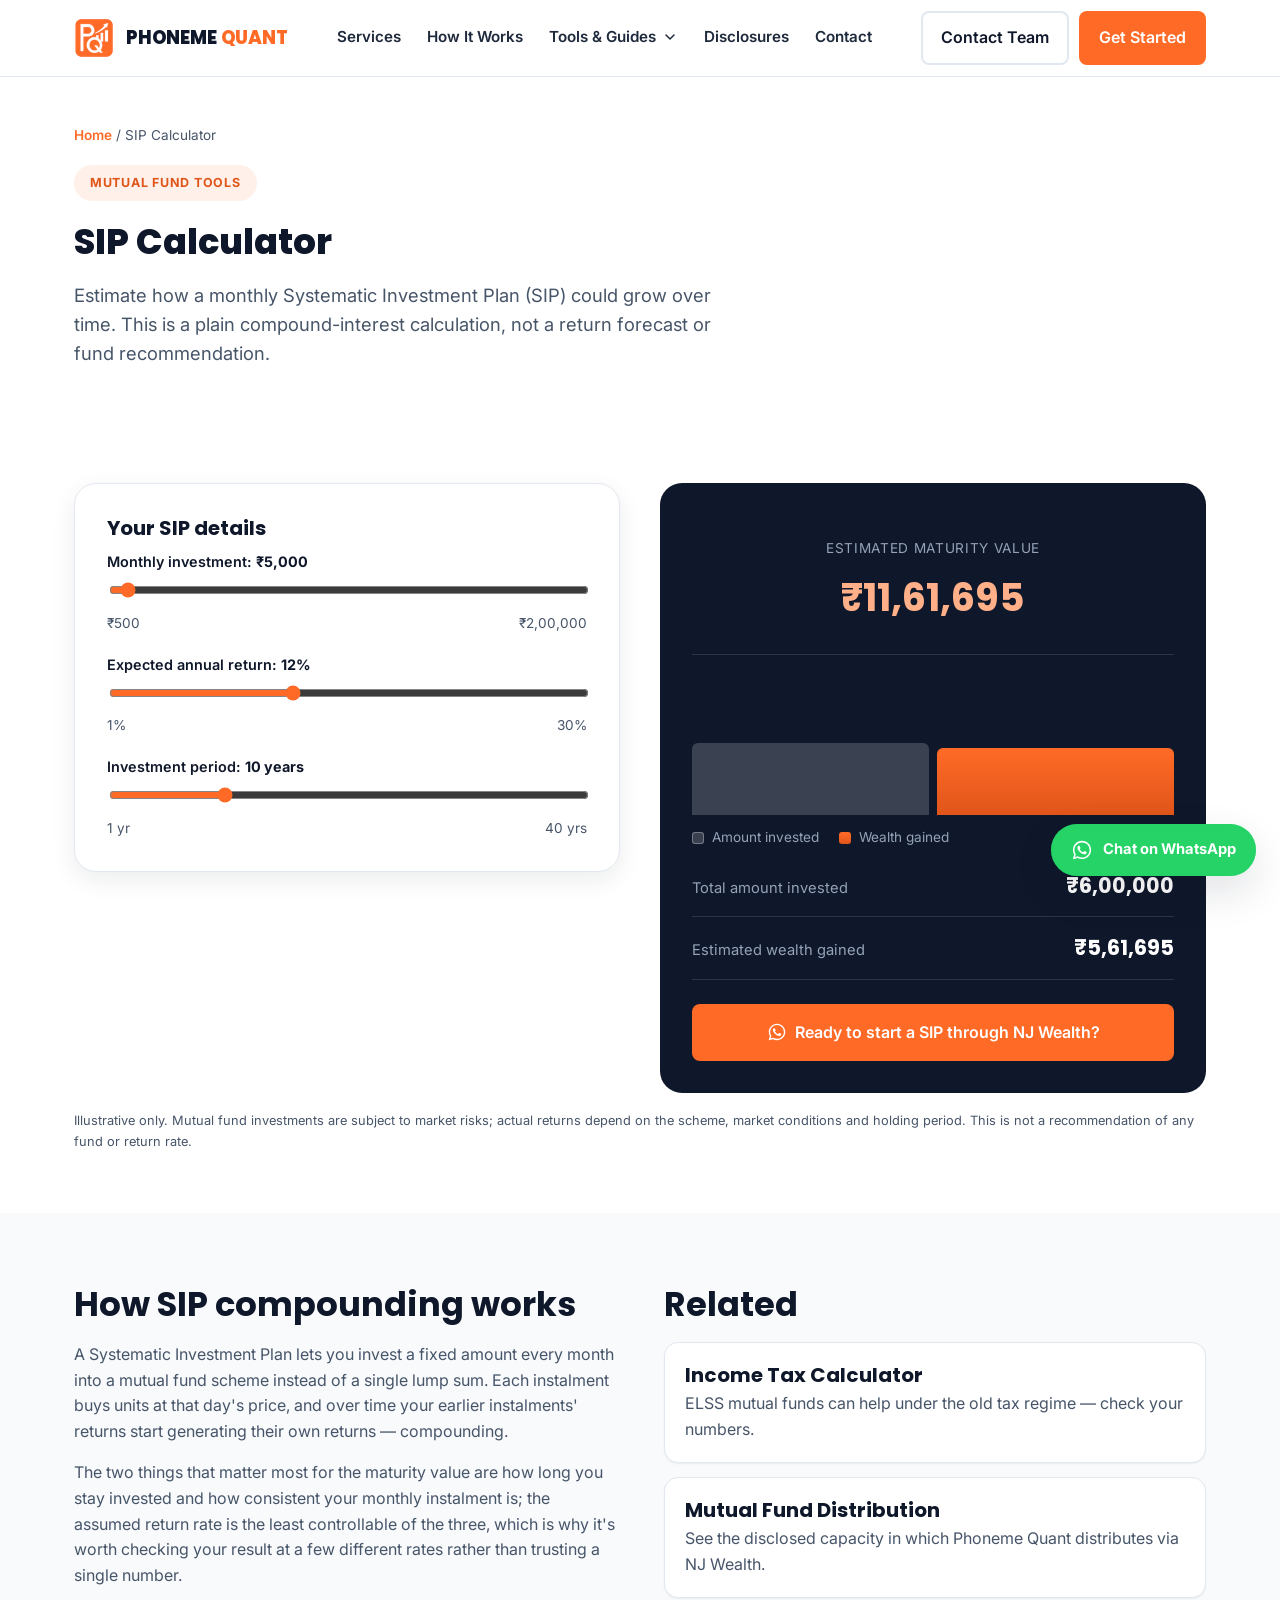
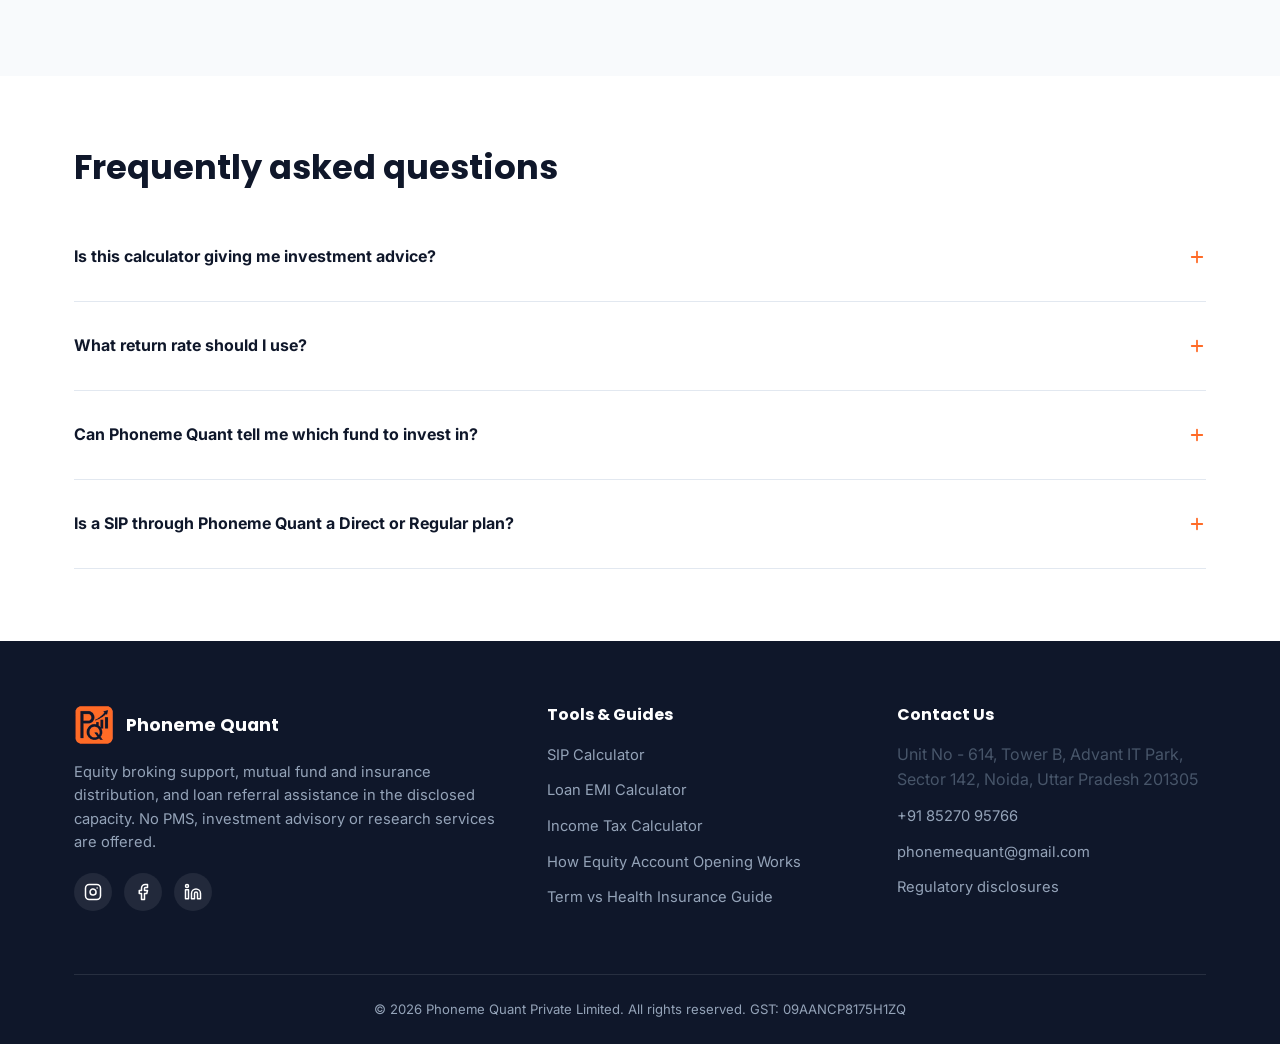
<file: sip-calculator.html>
<!DOCTYPE html>
<html lang="en">
<head>
  <meta charset="UTF-8" />
  <meta name="viewport" content="width=device-width, initial-scale=1.0" />
  <title>SIP Calculator — Estimate Mutual Fund Returns | Phoneme Quant</title>
  <meta name="description" content="Free SIP calculator to estimate the maturity value of a monthly mutual fund SIP. Illustrative only, not a return forecast or fund recommendation." />
  <link rel="canonical" href="https://phonemequant.com/sip-calculator.html" />
  <meta name="robots" content="index, follow" />
  <link rel="icon" type="image/png" sizes="32x32" href="assets/favicon-32.png" />
  <link rel="icon" type="image/png" sizes="16x16" href="assets/favicon-16.png" />
  <link rel="apple-touch-icon" href="assets/apple-touch-icon.png" />
  <meta property="og:type" content="website" />
  <meta property="og:site_name" content="Phoneme Quant" />
  <meta property="og:title" content="SIP Calculator — Estimate Mutual Fund Returns | Phoneme Quant" />
  <meta property="og:description" content="Free SIP calculator to estimate the maturity value of a monthly mutual fund SIP. Illustrative only, not a return forecast or fund recommendation." />
  <meta property="og:url" content="https://phonemequant.com/sip-calculator.html" />
  <meta property="og:image" content="https://phonemequant.com/assets/phonemequant-mark-512.png" />
  <meta name="twitter:card" content="summary" />
  <meta name="twitter:title" content="SIP Calculator — Estimate Mutual Fund Returns | Phoneme Quant" />
  <meta name="twitter:description" content="Free SIP calculator to estimate the maturity value of a monthly mutual fund SIP. Illustrative only, not a return forecast or fund recommendation." />
  <link rel="preconnect" href="https://fonts.googleapis.com" />
  <link rel="preconnect" href="https://fonts.gstatic.com" crossorigin />
  <link href="https://fonts.googleapis.com/css2?family=Inter:wght@400;500;600;700&family=Poppins:wght@600;700;800&display=swap" rel="stylesheet" />
  <link rel="stylesheet" href="assets/styles.css" />
  <script src="assets/calc-sip.js" defer></script>
  <script type="application/ld+json">
{
  "@context": "https://schema.org",
  "@type": "FAQPage",
  "mainEntity": [
    {
      "@type": "Question",
      "name": "Is this calculator giving me investment advice?",
      "acceptedAnswer": { "@type": "Answer", "text": "No. It's a plain compound-interest calculation based on the numbers you enter. It doesn't recommend any fund, scheme or return rate — the expected return field is an assumption you control, not a guarantee or forecast from Phoneme Quant." }
    },
    {
      "@type": "Question",
      "name": "What return rate should I use?",
      "acceptedAnswer": { "@type": "Answer", "text": "There's no single right answer — it depends on the fund category and market conditions, and mutual fund returns are never guaranteed. Many investors model a few scenarios (conservative, moderate, optimistic) rather than relying on one number." }
    },
    {
      "@type": "Question",
      "name": "Can Phoneme Quant tell me which fund to invest in?",
      "acceptedAnswer": { "@type": "Answer", "text": "No. Phoneme Quant is a distributor, not a SEBI-registered investment adviser, and does not provide personalised fund recommendations. We can help you start a SIP through NJ Wealth once you've decided what you'd like to invest in." }
    },
    {
      "@type": "Question",
      "name": "Is a SIP through Phoneme Quant a Direct or Regular plan?",
      "acceptedAnswer": { "@type": "Answer", "text": "Distribution support through Phoneme Quant is for Regular Plan mutual fund schemes via NJ Wealth / NJ India Invest Private Limited, where the distributor may receive commission from the AMC." }
    }
  ]
}
</script>
</head>
<body>
  <a class="skip-link" href="#main">Skip to content</a>
  <header class="site-header">
    <div class="container nav-row">
      <a class="brand" href="index.html" aria-label="Phoneme Quant home">
        <img src="assets/phonemequant-mark-64.png" alt="Phoneme Quant logo" width="40" height="40" />
        <span class="brand-text">PHONEME <span>QUANT</span></span>
      </a>
      <nav class="nav-links" aria-label="Primary">
        <a href="index.html#services">Services</a>
        <a href="index.html#how-it-works">How It Works</a>
        <div class="nav-dropdown">
          <a href="#" onclick="return false;" aria-haspopup="true">Tools &amp; Guides <svg viewBox="0 0 24 24" fill="none" stroke="currentColor" stroke-width="2.2" stroke-linecap="round" stroke-linejoin="round"><polyline points="6 9 12 15 18 9"></polyline></svg></a>
          <div class="nav-dropdown-panel">
              <a href="sip-calculator.html"><strong>SIP Calculator</strong><small>Estimate mutual fund SIP returns</small></a>
              <a href="emi-calculator.html"><strong>Loan EMI Calculator</strong><small>Personal, home & car loan EMI</small></a>
              <a href="income-tax-calculator.html"><strong>Income Tax Calculator</strong><small>Old vs New regime, FY 2025-26</small></a>
              <a href="equity-account-opening.html"><strong>How Equity Account Opening Works</strong><small>Step-by-step via Kotak Neo</small></a>
              <a href="insurance-guide.html"><strong>Term vs Health Insurance Guide</strong><small>Plain-language starter guide</small></a>
          </div>
        </div>
        <a href="index.html#disclosures">Disclosures</a>
        <a href="index.html#contact">Contact</a>
      </nav>
      <div class="nav-cta">
        <a class="btn btn-outline" href="index.html#contact">Contact Team</a>
        <a class="btn btn-primary" href="index.html#contact">Get Started</a>
        <button class="menu-toggle" aria-label="Toggle menu" aria-expanded="false"><svg viewBox="0 0 24 24" fill="none" stroke="currentColor" stroke-width="2.2" stroke-linecap="round" stroke-linejoin="round"><line x1="3" y1="6" x2="21" y2="6"></line><line x1="3" y1="12" x2="21" y2="12"></line><line x1="3" y1="18" x2="21" y2="18"></line></svg></button>
      </div>
    </div>
    <div class="container mobile-panel">
      <a href="index.html#services">Services</a>
      <a href="index.html#how-it-works">How It Works</a>
      <a href="sip-calculator.html">SIP Calculator</a>
      <a href="emi-calculator.html">Loan EMI Calculator</a>
      <a href="income-tax-calculator.html">Income Tax Calculator</a>
      <a href="equity-account-opening.html">How Equity Account Opening Works</a>
      <a href="insurance-guide.html">Term vs Health Insurance Guide</a>
      <a href="index.html#disclosures">Disclosures</a>
      <a href="index.html#contact">Contact</a>
    </div>
  </header>
  <main id="main">
    
  <section class="section-tight">
    <div class="container">
      <p class="breadcrumb"><a href="index.html">Home</a> / SIP Calculator</p>
      <span class="eyebrow">Mutual Fund Tools</span>
      <h1 style="font-size:2.2rem;">SIP Calculator</h1>
      <p class="lede">Estimate how a monthly Systematic Investment Plan (SIP) could grow over time. This is a plain compound-interest calculation, not a return forecast or fund recommendation.</p>
    </div>
  </section>

  <section class="section-tight">
    <div class="container">
      <div class="calc-wrap">
        <div class="calc-panel">
          <h3>Your SIP details</h3>
          <div class="form-grid">
            <div>
              <label for="sip-amount">Monthly investment: <strong id="sip-amount-val">₹5,000</strong></label>
              <input type="range" id="sip-amount" min="500" max="200000" step="500" value="5000" />
              <div class="range-row"><span>₹500</span><span>₹2,00,000</span></div>
            </div>
            <div>
              <label for="sip-return">Expected annual return: <strong id="sip-return-val">12%</strong></label>
              <input type="range" id="sip-return" min="1" max="30" step="0.5" value="12" />
              <div class="range-row"><span>1%</span><span>30%</span></div>
            </div>
            <div>
              <label for="sip-years">Investment period: <strong id="sip-years-val">10 years</strong></label>
              <input type="range" id="sip-years" min="1" max="40" step="1" value="10" />
              <div class="range-row"><span>1 yr</span><span>40 yrs</span></div>
            </div>
          </div>
        </div>
        <div class="calc-result">
          <div class="result-hero">
            <span>Estimated Maturity Value</span>
            <strong id="sip-maturity">₹11,61,695</strong>
          </div>
          <div class="bar-chart" role="img" aria-label="Bar chart comparing total amount invested to estimated wealth gained">
            <div class="bar bar-invested" id="sip-bar-invested" style="height:40%"></div>
            <div class="bar" id="sip-bar-gains" style="height:60%"></div>
          </div>
          <div class="chart-legend">
            <span class="legend-item"><span class="legend-swatch swatch-invested"></span>Amount invested</span>
            <span class="legend-item"><span class="legend-swatch swatch-gains"></span>Wealth gained</span>
          </div>
          <div class="result-row"><span>Total amount invested</span><strong id="sip-invested">₹6,00,000</strong></div>
          <div class="result-row"><span>Estimated wealth gained</span><strong id="sip-gains">₹5,61,695</strong></div>
          <a class="btn btn-primary btn-block" style="margin-top:24px;" href="https://wa.me/918527095766?text=Hello%20Phoneme%20Quant%2C%20I'd%20like%20to%20start%20a%20SIP%20through%20NJ%20Wealth." target="_blank" rel="noopener"><svg viewBox="0 0 24 24" fill="currentColor"><path d="M12.04 2C6.58 2 2.13 6.45 2.13 11.91c0 1.75.46 3.45 1.32 4.95L2 22l5.28-1.39a9.9 9.9 0 0 0 4.76 1.21h.01c5.46 0 9.91-4.45 9.91-9.91C21.96 6.45 17.5 2 12.04 2zm0 18.15h-.01a8.2 8.2 0 0 1-4.19-1.15l-.3-.18-3.13.82.84-3.05-.2-.31a8.17 8.17 0 0 1-1.26-4.37c0-4.53 3.69-8.22 8.25-8.22 2.2 0 4.27.86 5.82 2.42a8.17 8.17 0 0 1 2.41 5.81c0 4.53-3.69 8.23-8.23 8.23zm4.52-6.16c-.25-.12-1.47-.72-1.7-.81-.23-.08-.39-.12-.56.13-.17.25-.64.81-.78.97-.14.17-.29.19-.54.06-.25-.12-1.04-.38-1.98-1.22-.73-.65-1.23-1.46-1.37-1.71-.14-.25-.02-.38.11-.51.11-.11.25-.29.37-.43.12-.14.16-.25.25-.41.08-.17.04-.31-.02-.43-.06-.12-.56-1.35-.77-1.85-.2-.48-.41-.42-.56-.43h-.48c-.17 0-.43.06-.66.31s-.87.85-.87 2.08.89 2.41 1.02 2.58c.12.17 1.75 2.67 4.24 3.74.59.26 1.05.41 1.41.52.59.19 1.13.16 1.55.1.47-.07 1.47-.6 1.67-1.18.21-.58.21-1.08.14-1.18-.06-.11-.23-.17-.48-.29z"/></svg> Ready to start a SIP through NJ Wealth?</a>
        </div>
      </div>
      <p class="field-hint" style="margin-top:18px;">Illustrative only. Mutual fund investments are subject to market risks; actual returns depend on the scheme, market conditions and holding period. This is not a recommendation of any fund or return rate.</p>
    </div>
  </section>

  <section class="section section-alt">
    <div class="container">
      <div class="grid grid-2" style="gap:48px;">
        <div>
          <h2>How SIP compounding works</h2>
          <p>A Systematic Investment Plan lets you invest a fixed amount every month into a mutual fund scheme instead of a single lump sum. Each instalment buys units at that day's price, and over time your earlier instalments' returns start generating their own returns — compounding.</p>
          <p>The two things that matter most for the maturity value are how long you stay invested and how consistent your monthly instalment is; the assumed return rate is the least controllable of the three, which is why it's worth checking your result at a few different rates rather than trusting a single number.</p>
        </div>
        <div>
          <h2>Related</h2>
          <div class="grid" style="gap:14px;">
            <a class="card" style="padding:20px;" href="income-tax-calculator.html"><h3 style="margin-bottom:4px;">Income Tax Calculator</h3><p class="mb-0">ELSS mutual funds can help under the old tax regime — check your numbers.</p></a>
            <a class="card" style="padding:20px;" href="index.html#services"><h3 style="margin-bottom:4px;">Mutual Fund Distribution</h3><p class="mb-0">See the disclosed capacity in which Phoneme Quant distributes via NJ Wealth.</p></a>
          </div>
        </div>
      </div>
    </div>
  </section>

  <section class="section">
    <div class="container">
      <h2 style="margin-bottom:24px;">Frequently asked questions</h2>
      <div>
        
        <div class="faq-item">
          <div class="faq-q" tabindex="0" role="button" aria-controls="faq-0">Is this calculator giving me investment advice? <svg viewBox="0 0 24 24" fill="none" stroke="currentColor" stroke-width="2.4" stroke-linecap="round" stroke-linejoin="round"><line x1="12" y1="5" x2="12" y2="19"></line><line x1="5" y1="12" x2="19" y2="12"></line></svg></div>
          <div class="faq-a" id="faq-0"><p>No. It's a plain compound-interest calculation based on the numbers you enter. It doesn't recommend any fund, scheme or return rate — the expected return field is an assumption you control, not a guarantee or forecast from Phoneme Quant.</p></div>
        </div>
        
        <div class="faq-item">
          <div class="faq-q" tabindex="0" role="button" aria-controls="faq-1">What return rate should I use? <svg viewBox="0 0 24 24" fill="none" stroke="currentColor" stroke-width="2.4" stroke-linecap="round" stroke-linejoin="round"><line x1="12" y1="5" x2="12" y2="19"></line><line x1="5" y1="12" x2="19" y2="12"></line></svg></div>
          <div class="faq-a" id="faq-1"><p>There's no single right answer — it depends on the fund category and market conditions, and mutual fund returns are never guaranteed. Many investors model a few scenarios (conservative, moderate, optimistic) rather than relying on one number.</p></div>
        </div>
        
        <div class="faq-item">
          <div class="faq-q" tabindex="0" role="button" aria-controls="faq-2">Can Phoneme Quant tell me which fund to invest in? <svg viewBox="0 0 24 24" fill="none" stroke="currentColor" stroke-width="2.4" stroke-linecap="round" stroke-linejoin="round"><line x1="12" y1="5" x2="12" y2="19"></line><line x1="5" y1="12" x2="19" y2="12"></line></svg></div>
          <div class="faq-a" id="faq-2"><p>No. Phoneme Quant is a distributor, not a SEBI-registered investment adviser, and does not provide personalised fund recommendations. We can help you start a SIP through NJ Wealth once you've decided what you'd like to invest in.</p></div>
        </div>
        
        <div class="faq-item">
          <div class="faq-q" tabindex="0" role="button" aria-controls="faq-3">Is a SIP through Phoneme Quant a Direct or Regular plan? <svg viewBox="0 0 24 24" fill="none" stroke="currentColor" stroke-width="2.4" stroke-linecap="round" stroke-linejoin="round"><line x1="12" y1="5" x2="12" y2="19"></line><line x1="5" y1="12" x2="19" y2="12"></line></svg></div>
          <div class="faq-a" id="faq-3"><p>Distribution support through Phoneme Quant is for Regular Plan mutual fund schemes via NJ Wealth / NJ India Invest Private Limited, where the distributor may receive commission from the AMC.</p></div>
        </div>
      </div>
    </div>
  </section>
  
  </main>
  <footer class="site-footer">
    <div class="container">
      <div class="footer-grid">
        <div>
          <div class="footer-logo">
            <img src="assets/phonemequant-mark-64.png" alt="Phoneme Quant logo" width="40" height="40" />
            <strong>Phoneme Quant</strong>
          </div>
          <p>Equity broking support, mutual fund and insurance distribution, and loan referral assistance in the disclosed capacity. No PMS, investment advisory or research services are offered.</p>
          <div class="footer-social">
            <a href="https://instagram.com" aria-label="Phoneme Quant on Instagram" target="_blank" rel="noopener"><svg viewBox="0 0 24 24" fill="none" stroke="currentColor" stroke-width="2" stroke-linecap="round" stroke-linejoin="round"><rect x="2" y="2" width="20" height="20" rx="5"></rect><path d="M16 11.37a4 4 0 1 1-7.914 1.174A4 4 0 0 1 16 11.37z"></path><line x1="17.5" y1="6.5" x2="17.51" y2="6.5"></line></svg></a>
            <a href="https://facebook.com" aria-label="Phoneme Quant on Facebook" target="_blank" rel="noopener"><svg viewBox="0 0 24 24" fill="none" stroke="currentColor" stroke-width="2" stroke-linecap="round" stroke-linejoin="round"><path d="M18 2h-3a5 5 0 0 0-5 5v3H7v4h3v8h4v-8h3l1-4h-4V7a1 1 0 0 1 1-1h3z"></path></svg></a>
            <a href="https://linkedin.com" aria-label="Phoneme Quant on LinkedIn" target="_blank" rel="noopener"><svg viewBox="0 0 24 24" fill="none" stroke="currentColor" stroke-width="2" stroke-linecap="round" stroke-linejoin="round"><path d="M16 8a6 6 0 0 1 6 6v7h-4v-7a2 2 0 0 0-2-2 2 2 0 0 0-2 2v7h-4v-7a6 6 0 0 1 6-6z"></path><rect x="2" y="9" width="4" height="12"></rect><circle cx="4" cy="4" r="2"></circle></svg></a>
          </div>
        </div>
        <div>
          <h4>Tools &amp; Guides</h4>
          <ul>
            <li><a href="sip-calculator.html">SIP Calculator</a></li>
            <li><a href="emi-calculator.html">Loan EMI Calculator</a></li>
            <li><a href="income-tax-calculator.html">Income Tax Calculator</a></li>
            <li><a href="equity-account-opening.html">How Equity Account Opening Works</a></li>
            <li><a href="insurance-guide.html">Term vs Health Insurance Guide</a></li>
          </ul>
        </div>
        <div>
          <h4>Contact Us</h4>
          <ul>
            <li>Unit No - 614, Tower B, Advant IT Park, Sector 142, Noida, Uttar Pradesh 201305</li>
            <li><a href="tel:+918527095766">+91 85270 95766</a></li>
            <li><a href="mailto:phonemequant@gmail.com">phonemequant@gmail.com</a></li>
            <li><a href="index.html#disclosures">Regulatory disclosures</a></li>
          </ul>
        </div>
      </div>
      <div class="footer-bottom">
        © 2026 Phoneme Quant Private Limited. All rights reserved. GST: 09AANCP8175H1ZQ
      </div>
    </div>
  </footer>
  <a class="float-cta" href="https://wa.me/918527095766?text=Hello%20Phoneme%20Quant%2C%20I%20have%20a%20query." target="_blank" rel="noopener" aria-label="Chat with Phoneme Quant on WhatsApp">
    <svg viewBox="0 0 24 24" fill="currentColor"><path d="M12.04 2C6.58 2 2.13 6.45 2.13 11.91c0 1.75.46 3.45 1.32 4.95L2 22l5.28-1.39a9.9 9.9 0 0 0 4.76 1.21h.01c5.46 0 9.91-4.45 9.91-9.91C21.96 6.45 17.5 2 12.04 2zm0 18.15h-.01a8.2 8.2 0 0 1-4.19-1.15l-.3-.18-3.13.82.84-3.05-.2-.31a8.17 8.17 0 0 1-1.26-4.37c0-4.53 3.69-8.22 8.25-8.22 2.2 0 4.27.86 5.82 2.42a8.17 8.17 0 0 1 2.41 5.81c0 4.53-3.69 8.23-8.23 8.23zm4.52-6.16c-.25-.12-1.47-.72-1.7-.81-.23-.08-.39-.12-.56.13-.17.25-.64.81-.78.97-.14.17-.29.19-.54.06-.25-.12-1.04-.38-1.98-1.22-.73-.65-1.23-1.46-1.37-1.71-.14-.25-.02-.38.11-.51.11-.11.25-.29.37-.43.12-.14.16-.25.25-.41.08-.17.04-.31-.02-.43-.06-.12-.56-1.35-.77-1.85-.2-.48-.41-.42-.56-.43h-.48c-.17 0-.43.06-.66.31s-.87.85-.87 2.08.89 2.41 1.02 2.58c.12.17 1.75 2.67 4.24 3.74.59.26 1.05.41 1.41.52.59.19 1.13.16 1.55.1.47-.07 1.47-.6 1.67-1.18.21-.58.21-1.08.14-1.18-.06-.11-.23-.17-.48-.29z"/></svg> <span>Chat on WhatsApp</span>
  </a>
  <script src="assets/main.js" defer></script>
</body>
</html>
</file>
<file: assets/styles.css>
/* =========================================================
   Phoneme Quant — Design Tokens & Base Styles
   Brand orange (#FF6B27) sampled directly from the logo file.
   ========================================================= */
:root {
  /* Brand */
  --pq-orange: #FF6B27;
  --pq-orange-dark: #E0551A;
  --pq-orange-light: #FFF1EA;
  --pq-navy: #0F172A;
  --pq-navy-soft: #1E293B;

  /* Neutrals */
  --pq-bg: #FFFFFF;
  --pq-bg-alt: #F8FAFC;
  --pq-border: #E2E8F0;
  --pq-text: #1E293B;
  --pq-text-muted: #475569;
  --pq-text-on-dark: #E2E8F0;
  --pq-text-on-dark-muted: #94A3B8;

  /* Feedback */
  --pq-green: #15803D;
  --pq-green-bg: #F0FDF4;
  --pq-red: #B91C1C;
  --pq-red-bg: #FEF2F2;

  /* Type scale */
  --font-display: 'Poppins', 'Segoe UI', sans-serif;
  --font-body: 'Inter', 'Segoe UI', sans-serif;

  /* Spacing / radii / shadow */
  --radius-sm: 8px;
  --radius-md: 14px;
  --radius-lg: 22px;
  --shadow-sm: 0 1px 2px rgba(15, 23, 42, 0.06);
  --shadow-md: 0 8px 24px rgba(15, 23, 42, 0.08);
  --shadow-lg: 0 16px 40px rgba(15, 23, 42, 0.12);
  --container-w: 1180px;
}

* { box-sizing: border-box; }
html { scroll-behavior: smooth; }
body {
  margin: 0;
  font-family: var(--font-body);
  color: var(--pq-text);
  background: var(--pq-bg);
  font-size: 16px;
  line-height: 1.6;
  -webkit-font-smoothing: antialiased;
}
img { max-width: 100%; display: block; }
a { color: inherit; text-decoration: none; }
h1, h2, h3, h4 {
  font-family: var(--font-display);
  color: var(--pq-navy);
  line-height: 1.2;
  margin: 0 0 0.5em;
  font-weight: 700;
}
h1 { font-size: clamp(2rem, 4vw, 3rem); font-weight: 800; }
h2 { font-size: clamp(1.5rem, 3vw, 2.1rem); }
h3 { font-size: 1.25rem; }
p { margin: 0 0 1em; color: var(--pq-text-muted); }
ul { padding-left: 1.2em; color: var(--pq-text-muted); }
.container { max-width: var(--container-w); margin: 0 auto; padding: 0 24px; }
.section { padding: 72px 0; }
.section-tight { padding: 48px 0; }
.section-alt { background: var(--pq-bg-alt); }
.section-navy { background: var(--pq-navy); }
.section-navy h2, .section-navy h3 { color: #fff; }
.section-navy p { color: var(--pq-text-on-dark-muted); }
.text-center { text-align: center; }
.eyebrow {
  display: inline-flex;
  align-items: center;
  gap: 8px;
  background: var(--pq-orange-light);
  color: var(--pq-orange-dark);
  font-weight: 700;
  font-size: 0.78rem;
  letter-spacing: 0.06em;
  text-transform: uppercase;
  padding: 8px 16px;
  border-radius: 999px;
  margin-bottom: 20px;
}
.section-navy .eyebrow { background: rgba(255,107,39,0.15); color: #FFB088; }
.lede { font-size: 1.15rem; max-width: 640px; }
.lede.center { margin-left: auto; margin-right: auto; }

/* Buttons */
.btn {
  display: inline-flex;
  align-items: center;
  justify-content: center;
  gap: 8px;
  padding: 14px 26px;
  border-radius: var(--radius-sm);
  font-weight: 600;
  font-size: 1rem;
  border: 2px solid transparent;
  cursor: pointer;
  min-height: 48px;
  transition: transform 0.15s ease, box-shadow 0.15s ease, background 0.15s ease, color 0.15s ease;
}
.btn:hover { transform: translateY(-2px); box-shadow: var(--shadow-md); }
.btn:active { transform: scale(0.98); }
.btn svg { width: 20px; height: 20px; flex-shrink: 0; }
.btn-primary { background: var(--pq-orange); color: #fff; }
.btn-primary:hover { background: var(--pq-orange-dark); }
.btn-dark { background: var(--pq-navy); color: #fff; }
.btn-dark:hover { background: #1E293B; }
.btn-outline { background: transparent; border-color: var(--pq-border); color: var(--pq-navy); }
.btn-outline:hover { border-color: var(--pq-navy); }
.btn-outline-light { background: transparent; border-color: rgba(255,255,255,0.35); color: #fff; }
.btn-outline-light:hover { border-color: #fff; }
.btn-block { width: 100%; }
.btn-lg { padding: 16px 32px; font-size: 1.05rem; }
.btn-group { display: flex; flex-wrap: wrap; gap: 14px; }

/* Header / Nav */
.site-header {
  position: sticky; top: 0; z-index: 100;
  background: rgba(255,255,255,0.92);
  backdrop-filter: blur(8px);
  border-bottom: 1px solid var(--pq-border);
}
.nav-row { display: flex; align-items: center; justify-content: space-between; height: 76px; }
.brand { display: flex; align-items: center; gap: 12px; font-family: var(--font-display); }
.brand img { height: 40px; width: 40px; border-radius: 9px; }
.brand-text { font-weight: 800; font-size: 1.15rem; color: var(--pq-navy); letter-spacing: -0.01em; }
.brand-text span { color: var(--pq-orange); }
.nav-links { display: flex; align-items: center; gap: 22px; }
.nav-links a { font-weight: 600; font-size: 0.95rem; color: var(--pq-navy-soft); padding: 8px 2px; border-bottom: 2px solid transparent; }
.nav-links a:hover, .nav-links a.active { color: var(--pq-orange); border-color: var(--pq-orange); }
.nav-cta { display: flex; align-items: center; gap: 10px; }
.nav-cta .btn { padding: 12px 18px; }
.nav-dropdown { position: relative; }
.nav-dropdown > a { display: inline-flex; align-items: center; gap: 6px; }
.nav-dropdown > a svg { width: 16px; height: 16px; flex-shrink: 0; }
.nav-dropdown-panel {
  position: absolute; top: 100%; left: 50%; transform: translateX(-50%);
  background: #fff; border: 1px solid var(--pq-border); border-radius: var(--radius-md);
  box-shadow: var(--shadow-lg); padding: 10px; min-width: 260px;
  opacity: 0; visibility: hidden; translate: 0 8px;
  transition: all 0.18s ease; margin-top: 14px;
}
.nav-dropdown:hover .nav-dropdown-panel,
.nav-dropdown:focus-within .nav-dropdown-panel { opacity: 1; visibility: visible; translate: 0 0; }
.nav-dropdown-panel a { display: flex; flex-direction: column; padding: 10px 14px; border-radius: 10px; border: none; }
.nav-dropdown-panel a:hover { background: var(--pq-bg-alt); }
.nav-dropdown-panel a strong { color: var(--pq-navy); font-size: 0.92rem; }
.nav-dropdown-panel a small { color: var(--pq-text-muted); font-weight: 500; font-size: 0.8rem; }
.menu-toggle { display: none; background: none; border: none; cursor: pointer; padding: 8px; }
.menu-toggle svg { width: 28px; height: 28px; color: var(--pq-navy); }
.mobile-panel { display: none; flex-direction: column; gap: 4px; padding: 12px 0 20px; border-top: 1px solid var(--pq-border); }
.mobile-panel a { padding: 12px 4px; font-weight: 600; color: var(--pq-navy-soft); border-bottom: 1px solid var(--pq-border); }
.mobile-panel.open { display: flex; }

@media (max-width: 1080px) {
  .nav-links { display: none; }
  .menu-toggle { display: inline-flex; }
}

/* Hero */
.hero { position: relative; isolation: isolate; overflow: hidden; padding: 44px 0 36px; }
.hero-particles {
  position: absolute; inset: 0; z-index: 0;
  width: 100%; height: 100%; pointer-events: none;
  opacity: 0.62;
  mix-blend-mode: multiply;
}
.hero-grid {
  position: relative; z-index: 1;
  display: grid; grid-template-columns: 1.08fr 0.92fr;
  column-gap: 40px; row-gap: 24px; align-items: center;
}
.hero-label-row {
  grid-column: 1 / -1; display: flex; align-items: center;
  justify-content: space-between; gap: 24px;
}
.hero-copy { position: relative; isolation: isolate; }
.hero-copy::before {
  content: ""; position: absolute; z-index: -1; pointer-events: none;
  inset: -28px -42px;
  background: radial-gradient(ellipse at 42% 48%, rgba(255,255,255,0.98) 0%, rgba(255,255,255,0.94) 62%, rgba(255,255,255,0.58) 82%, transparent 100%);
}
.hero h1 { font-size: clamp(2.15rem, 2.8vw, 2.75rem); line-height: 1.12; margin-bottom: 16px; }
.hero .lede { max-width: 590px; font-size: 1.08rem; line-height: 1.65; margin-bottom: 22px; }
.hero-tagline-chip {
  display: inline-flex; align-items: center; gap: 10px;
  background: var(--pq-navy); color: #fff; border-radius: 999px;
  padding: 6px 16px 6px 6px; font-size: 0.85rem; font-weight: 600; margin-bottom: 0;
}
.hero-tagline-chip img { height: 26px; width: 26px; border-radius: 6px; }
.hero .eyebrow {
  display: flex; width: max-content; margin: 0;
  background: var(--pq-navy); color: #fff;
  padding: 7px 16px; border: 1px solid rgba(255,255,255,0.12);
  box-shadow: 0 8px 22px rgba(15,23,42,0.14);
}
.hero-visual {
  position: relative; overflow: hidden;
  background: linear-gradient(145deg, #FFF0E8 0%, #FFFFFF 52%, #EEF4FF 100%);
  border: 1px solid rgba(255,107,39,0.2);
  border-radius: var(--radius-lg);
  padding: 24px;
  box-shadow: 0 22px 54px rgba(15,23,42,0.12);
}
.hero-visual::before {
  content: ""; position: absolute; width: 240px; height: 240px; right: -80px; top: -100px;
  border-radius: 50%; pointer-events: none;
  background: radial-gradient(circle, rgba(255,107,39,0.2), rgba(124,58,237,0.07) 48%, transparent 72%);
  animation: visual-glow 7s ease-in-out infinite alternate;
}
.hero-visual-card {
  position: relative; z-index: 1;
  background: rgba(255,255,255,0.92); backdrop-filter: blur(10px);
  border: 1px solid rgba(255,255,255,0.86);
  border-radius: var(--radius-md); padding: 26px;
  box-shadow: 0 10px 30px rgba(15,23,42,0.08);
}
.hero-stats {
  display: grid; grid-template-columns: repeat(3, 1fr); gap: 0;
  margin-top: 22px; padding-top: 18px; border-top: 1px solid var(--pq-border);
}
.hero-stat { text-align: center; padding: 0 10px; transition: transform 0.2s ease; }
.hero-stat + .hero-stat { border-left: 1px solid var(--pq-border); }
.hero-stat:hover { transform: translateY(-3px); }
.hero-stat strong { display: block; font-family: var(--font-display); font-size: 1.4rem; color: var(--pq-navy); }
.hero-stat span { font-size: 0.8rem; color: var(--pq-text-muted); }
.trust-strip {
  position: relative; overflow: hidden; background: #fff;
  border-top: 1px solid var(--pq-border); border-bottom: 1px solid var(--pq-border);
  padding: 16px 0;
}
.trust-strip::before, .trust-strip::after {
  content: ""; position: absolute; top: 0; bottom: 0; z-index: 2;
  width: clamp(28px, 6vw, 96px); pointer-events: none;
}
.trust-strip::before { left: 0; background: linear-gradient(90deg, #fff, rgba(255,255,255,0)); }
.trust-strip::after { right: 0; background: linear-gradient(270deg, #fff, rgba(255,255,255,0)); }
.trust-strip .container { max-width: none; padding: 0; }
.trust-strip p {
  display: inline-block; width: max-content; white-space: nowrap; text-align: left; margin: 0;
  font-size: 0.92rem; color: var(--pq-text-muted);
  animation: trust-marquee-ltr 16s linear infinite; will-change: transform;
}
.trust-strip strong { color: var(--pq-navy); }

@media (max-width: 900px) {
  .hero { padding-top: 36px; }
  .hero-grid { grid-template-columns: 1fr; gap: 32px; }
  .hero .lede { max-width: 680px; }
}

@media (max-width: 600px) {
  .container { padding-left: 18px; padding-right: 18px; }
  .nav-row { height: 68px; }
  .brand { gap: 9px; }
  .brand img { width: 36px; height: 36px; }
  .brand-text { font-size: 1rem; }
  .nav-cta .btn { display: none; }
  .hero { padding: 30px 0 32px; }
  .hero-label-row { flex-direction: column; align-items: flex-start; gap: 14px; margin-bottom: -8px; }
  .hero h1 { font-size: clamp(1.9rem, 9vw, 2.25rem); }
  .hero .lede { font-size: 1rem; line-height: 1.6; }
  .hero .btn-group { display: grid; grid-template-columns: 1fr; }
  .hero .btn { width: 100%; }
  .hero-visual { padding: 14px; border-radius: 18px; }
  .hero-visual-card { padding: 20px 16px; }
  .hero-stats { gap: 6px; }
  .hero-stat strong { font-size: 1.2rem; }
  .hero-stat span { font-size: 0.72rem; line-height: 1.35; }
}

/* Cards / grids */
.grid { display: grid; gap: 24px; }
.grid-2 { grid-template-columns: repeat(2, 1fr); }
.grid-3 { grid-template-columns: repeat(3, 1fr); }
.grid-4 { grid-template-columns: repeat(4, 1fr); }
@media (max-width: 900px) { .grid-3, .grid-4 { grid-template-columns: repeat(2, 1fr); } }
@media (max-width: 600px) { .grid-2, .grid-3, .grid-4 { grid-template-columns: 1fr; } }

.card {
  background: #fff; border: 1px solid var(--pq-border); border-radius: var(--radius-md);
  padding: 30px; box-shadow: var(--shadow-sm); transition: transform 0.18s ease, box-shadow 0.18s ease;
}
.card:hover { transform: translateY(-3px); box-shadow: var(--shadow-md); }
.card-icon {
  width: 52px; height: 52px; border-radius: 14px; background: var(--pq-orange-light);
  color: var(--pq-orange); display: flex; align-items: center; justify-content: center; margin-bottom: 18px;
}
.card-icon svg { width: 26px; height: 26px; }
.card h3 { margin-bottom: 10px; }
.card-link { display: inline-flex; align-items: center; gap: 6px; font-weight: 700; color: var(--pq-orange); margin-top: 6px; }
.card-link svg { width: 16px; height: 16px; }

/* Tool cards (calculators) */
.tool-card { border-top: 4px solid var(--pq-orange); }

/* Steps */
.steps { counter-reset: step; display: grid; gap: 20px; }
.step { display: flex; gap: 20px; align-items: flex-start; }
.step-num {
  counter-increment: step; flex-shrink: 0;
  width: 44px; height: 44px; border-radius: 50%; background: var(--pq-navy); color: #fff;
  display: flex; align-items: center; justify-content: center; font-family: var(--font-display); font-weight: 700;
}
.step-num::before { content: counter(step); }

/* Partner strip */
.partner-strip { display: flex; flex-wrap: wrap; justify-content: center; gap: 14px; }
.partner-badge {
  border: 1px solid var(--pq-border); border-radius: 999px; padding: 10px 20px;
  font-weight: 700; color: var(--pq-navy-soft); font-size: 0.9rem; background: #fff;
}

/* Disclosure accordion */
.accordion-item { border: 1px solid rgba(255,255,255,0.12); border-radius: var(--radius-md); margin-bottom: 12px; overflow: hidden; }
.accordion-trigger {
  width: 100%; text-align: left; background: rgba(255,255,255,0.04); color: #fff;
  border: none; padding: 20px 22px; font-family: var(--font-display); font-weight: 700; font-size: 1rem;
  display: flex; justify-content: space-between; align-items: center; cursor: pointer; min-height: 48px;
}
.accordion-trigger svg { width: 20px; height: 20px; transition: transform 0.2s ease; flex-shrink: 0; }
.accordion-trigger[aria-expanded="true"] svg { transform: rotate(180deg); }
.accordion-panel { max-height: 0; overflow: hidden; transition: max-height 0.25s ease; background: rgba(255,255,255,0.02); }
.accordion-panel-inner { padding: 4px 22px 22px; }
.accordion-panel-inner p { color: var(--pq-text-on-dark-muted); font-size: 0.95rem; }
.risk-line { color: #FFB088; font-weight: 600; }

.note-box { border: 1px solid var(--pq-border); background: var(--pq-bg-alt); border-radius: var(--radius-md); padding: 20px 24px; font-size: 0.92rem; color: var(--pq-text-muted); }
.note-box strong { color: var(--pq-navy); }

/* Forms */
.form-grid { display: grid; gap: 18px; }
label { display: block; font-weight: 600; font-size: 0.9rem; color: var(--pq-navy); margin-bottom: 6px; }
input, select, textarea {
  width: 100%; padding: 13px 14px; border: 1px solid var(--pq-border); border-radius: var(--radius-sm);
  font-family: var(--font-body); font-size: 1rem; color: var(--pq-text); background: #fff;
  min-height: 48px;
}
textarea { min-height: 110px; resize: vertical; }
input:focus, select:focus, textarea:focus { outline: 3px solid rgba(255,107,39,0.35); border-color: var(--pq-orange); }
.field-hint { font-size: 0.8rem; color: var(--pq-text-muted); margin-top: 4px; }
.checkbox-row { display: flex; align-items: flex-start; gap: 10px; }
.checkbox-row input { width: 20px; height: 20px; min-height: auto; flex-shrink: 0; margin-top: 2px; }
.checkbox-row label { margin: 0; font-weight: 500; font-size: 0.9rem; color: var(--pq-text-muted); }
.form-status { padding: 14px 16px; border-radius: var(--radius-sm); font-weight: 600; font-size: 0.92rem; display: none; }
.form-status.show { display: block; }
.form-status.success { background: var(--pq-green-bg); color: var(--pq-green); }
.form-status.error { background: var(--pq-red-bg); color: var(--pq-red); }

/* Calculators */
.calc-wrap { display: grid; grid-template-columns: 1fr 1fr; gap: 40px; align-items: start; }
@media (max-width: 900px) { .calc-wrap { grid-template-columns: 1fr; } }
.calc-panel { background: #fff; border: 1px solid var(--pq-border); border-radius: var(--radius-lg); padding: 32px; box-shadow: var(--shadow-md); }
.calc-result { background: var(--pq-navy); color: #fff; border-radius: var(--radius-lg); padding: 32px; }
.calc-result h3 { color: #fff; }
.result-row { display: flex; justify-content: space-between; align-items: baseline; padding: 14px 0; border-bottom: 1px solid rgba(255,255,255,0.12); }
.result-row:last-child { border-bottom: none; }
.result-row span:first-child { color: var(--pq-text-on-dark-muted); font-size: 0.92rem; }
.result-row strong { font-family: var(--font-display); font-size: 1.3rem; }
.result-hero { text-align: center; padding: 20px 0 26px; border-bottom: 1px solid rgba(255,255,255,0.12); margin-bottom: 6px; }
.result-hero span { color: var(--pq-text-on-dark-muted); font-size: 0.85rem; text-transform: uppercase; letter-spacing: 0.05em; }
.result-hero strong { display: block; font-family: var(--font-display); font-size: 2.4rem; color: #FFB088; margin-top: 6px; }
.range-row { display: flex; justify-content: space-between; font-size: 0.85rem; color: var(--pq-text-muted); margin-top: 6px; }
input[type="range"] { padding: 0; min-height: auto; accent-color: var(--pq-orange); }
.bar-chart { display: flex; align-items: flex-end; gap: 8px; height: 140px; margin: 20px 0 12px; }
.bar { flex: 1; background: linear-gradient(180deg, var(--pq-orange), var(--pq-orange-dark)); border-radius: 6px 6px 0 0; min-height: 4px; }
.bar-invested { background: rgba(255,255,255,0.18); }
.chart-legend { display: flex; gap: 20px; margin-bottom: 6px; }
.legend-item { display: inline-flex; align-items: center; gap: 8px; font-size: 0.85rem; color: var(--pq-text-on-dark-muted); }
.legend-swatch { width: 12px; height: 12px; border-radius: 3px; display: inline-block; }
.swatch-invested { background: rgba(255,255,255,0.18); border: 1px solid rgba(255,255,255,0.3); }
.swatch-gains { background: linear-gradient(180deg, var(--pq-orange), var(--pq-orange-dark)); }

/* Comparison table */
.table-wrap { overflow-x: auto; border: 1px solid var(--pq-border); border-radius: var(--radius-md); }
table { width: 100%; border-collapse: collapse; min-width: 560px; }
th, td { text-align: left; padding: 16px 18px; border-bottom: 1px solid var(--pq-border); font-size: 0.95rem; }
th { background: var(--pq-bg-alt); color: var(--pq-navy); font-family: var(--font-display); font-weight: 700; }
tbody tr:last-child td { border-bottom: none; }
td.check { color: var(--pq-green); font-weight: 700; }

/* FAQ */
.faq-item { border-bottom: 1px solid var(--pq-border); padding: 20px 0; }
.faq-q { display: flex; justify-content: space-between; align-items: center; cursor: pointer; font-weight: 700; color: var(--pq-navy); gap: 16px; min-height: 48px; }
.faq-q svg { width: 18px; height: 18px; flex-shrink: 0; transition: transform 0.2s ease; color: var(--pq-orange); }
.faq-q[aria-expanded="true"] svg { transform: rotate(45deg); }
.faq-a { max-height: 0; overflow: hidden; transition: max-height 0.25s ease; }
.faq-a p { margin-top: 12px; }

/* Footer */
.site-footer { background: var(--pq-navy); color: var(--pq-text-on-dark-muted); padding: 64px 0 24px; }
.footer-grid { display: grid; grid-template-columns: 1.4fr 1fr 1fr; gap: 40px; margin-bottom: 48px; }
@media (max-width: 800px) { .footer-grid { grid-template-columns: 1fr; } }
.footer-grid h4 { color: #fff; font-size: 1rem; margin-bottom: 18px; }
.footer-grid a, .footer-grid p { color: var(--pq-text-on-dark-muted); font-size: 0.92rem; }
.footer-grid ul { list-style: none; padding: 0; display: flex; flex-direction: column; gap: 10px; }
.footer-grid a:hover { color: #fff; }
.footer-logo { display: flex; align-items: center; gap: 12px; margin-bottom: 16px; }
.footer-logo img { height: 40px; width: 40px; border-radius: 9px; }
.footer-logo strong { color: #fff; font-family: var(--font-display); font-size: 1.1rem; }
.footer-social { display: flex; gap: 12px; margin-top: 18px; }
.footer-social a { width: 38px; height: 38px; border-radius: 50%; background: rgba(255,255,255,0.08); display: flex; align-items: center; justify-content: center; }
.footer-social a:hover { background: var(--pq-orange); }
.footer-social svg { width: 18px; height: 18px; color: #fff; }
.footer-bottom { border-top: 1px solid rgba(255,255,255,0.1); padding-top: 24px; text-align: center; font-size: 0.82rem; }

/* Floating WhatsApp CTA (single, per design audit fix) */
.float-cta {
  position: fixed; bottom: 24px; right: 24px; z-index: 200;
  display: flex; align-items: center; gap: 10px;
  background: #25D366; color: #fff; padding: 14px 20px; border-radius: 999px;
  box-shadow: var(--shadow-lg); font-weight: 700; font-size: 0.92rem;
  min-height: 48px;
}
.float-cta::after {
  content: ""; position: absolute; inset: 0; border: 2px solid rgba(37,211,102,0.45);
  border-radius: inherit; animation: cta-pulse 2.4s ease-out infinite; pointer-events: none;
}
.float-cta svg { width: 22px; height: 22px; }
@media (max-width: 600px) { .float-cta span { display: none; } .float-cta { padding: 14px; } }

/* Breadcrumb */
.breadcrumb { font-size: 0.85rem; color: var(--pq-text-muted); margin-bottom: 18px; }
.breadcrumb a { color: var(--pq-orange); font-weight: 600; }

/* Utility */
.mt-0 { margin-top: 0; }
.mb-0 { margin-bottom: 0; }
.gap-sm { display:flex; gap: 8px; flex-wrap: wrap; }
.badge { display: inline-block; background: var(--pq-orange-light); color: var(--pq-orange-dark); font-weight: 700; font-size: 0.78rem; padding: 5px 12px; border-radius: 999px; }
.skip-link {
  position: absolute; left: -9999px; top: auto;
  background: var(--pq-navy); color: #fff; padding: 12px 20px; border-radius: 8px; z-index: 999;
}
.skip-link:focus { left: 16px; top: 16px; }
:focus-visible { outline: 3px solid var(--pq-orange); outline-offset: 2px; }

/* Motion */
.nav-row { animation: nav-enter 0.55s ease-out both; }
.hero-label-row > *, .hero-copy > * { animation: hero-reveal 0.65s cubic-bezier(0.22, 1, 0.36, 1) both; }
.hero-label-row > *:nth-child(1) { animation-delay: 0.05s; }
.hero-label-row > *:nth-child(2) { animation-delay: 0.12s; }
.hero-copy > *:nth-child(1) { animation-delay: 0.17s; }
.hero-copy > *:nth-child(2) { animation-delay: 0.24s; }
.hero-copy > *:nth-child(3) { animation-delay: 0.31s; }
.hero-visual {
  animation: visual-enter 0.8s 0.16s cubic-bezier(0.22, 1, 0.36, 1) both;
  transition: transform 0.25s ease, box-shadow 0.25s ease;
}
.hero-visual:hover { transform: translateY(-4px); box-shadow: var(--shadow-lg); }

@keyframes visual-glow {
  from { translate: 0 0; scale: 0.92; opacity: 0.7; }
  to { translate: -28px 30px; scale: 1.12; opacity: 1; }
}
@keyframes trust-marquee-ltr {
  from { transform: translateX(calc(-100% - 32px)); }
  to { transform: translateX(100vw); }
}
@keyframes nav-enter {
  from { opacity: 0; translate: 0 -10px; }
  to { opacity: 1; translate: 0 0; }
}
@keyframes hero-reveal {
  from { opacity: 0; translate: 0 18px; }
  to { opacity: 1; translate: 0 0; }
}
@keyframes visual-enter {
  from { opacity: 0; translate: 24px 0; }
  to { opacity: 1; translate: 0 0; }
}
@keyframes cta-pulse {
  0%, 45% { opacity: 0; scale: 1; }
  70% { opacity: 0.5; }
  100% { opacity: 0; scale: 1.18; }
}

@media (prefers-reduced-motion: reduce) {
  html { scroll-behavior: auto; }
  *, *::before, *::after {
    animation-duration: 0.01ms !important;
    animation-iteration-count: 1 !important;
    transition-duration: 0.01ms !important;
  }
  .trust-strip p { animation: none !important; transform: none; width: 100%; padding: 0 18px; white-space: normal; text-align: center; }
}
</file>
